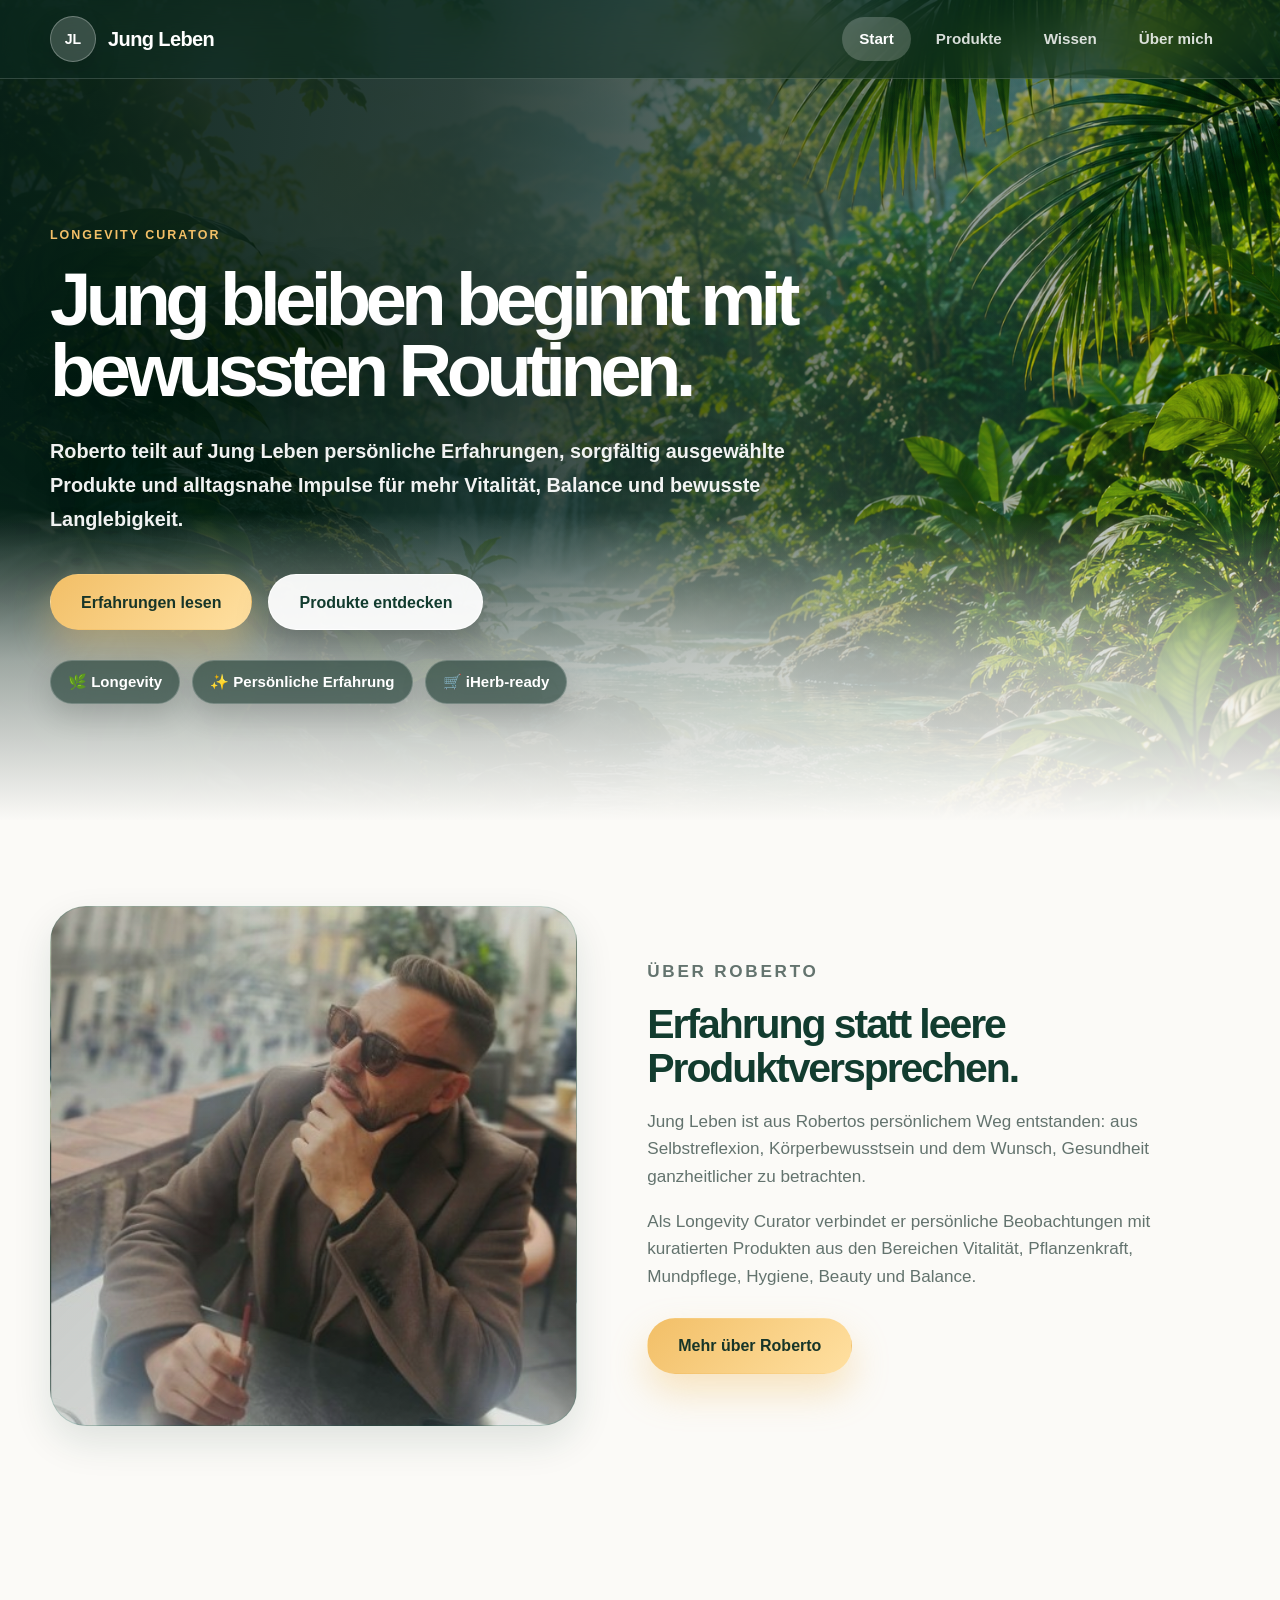
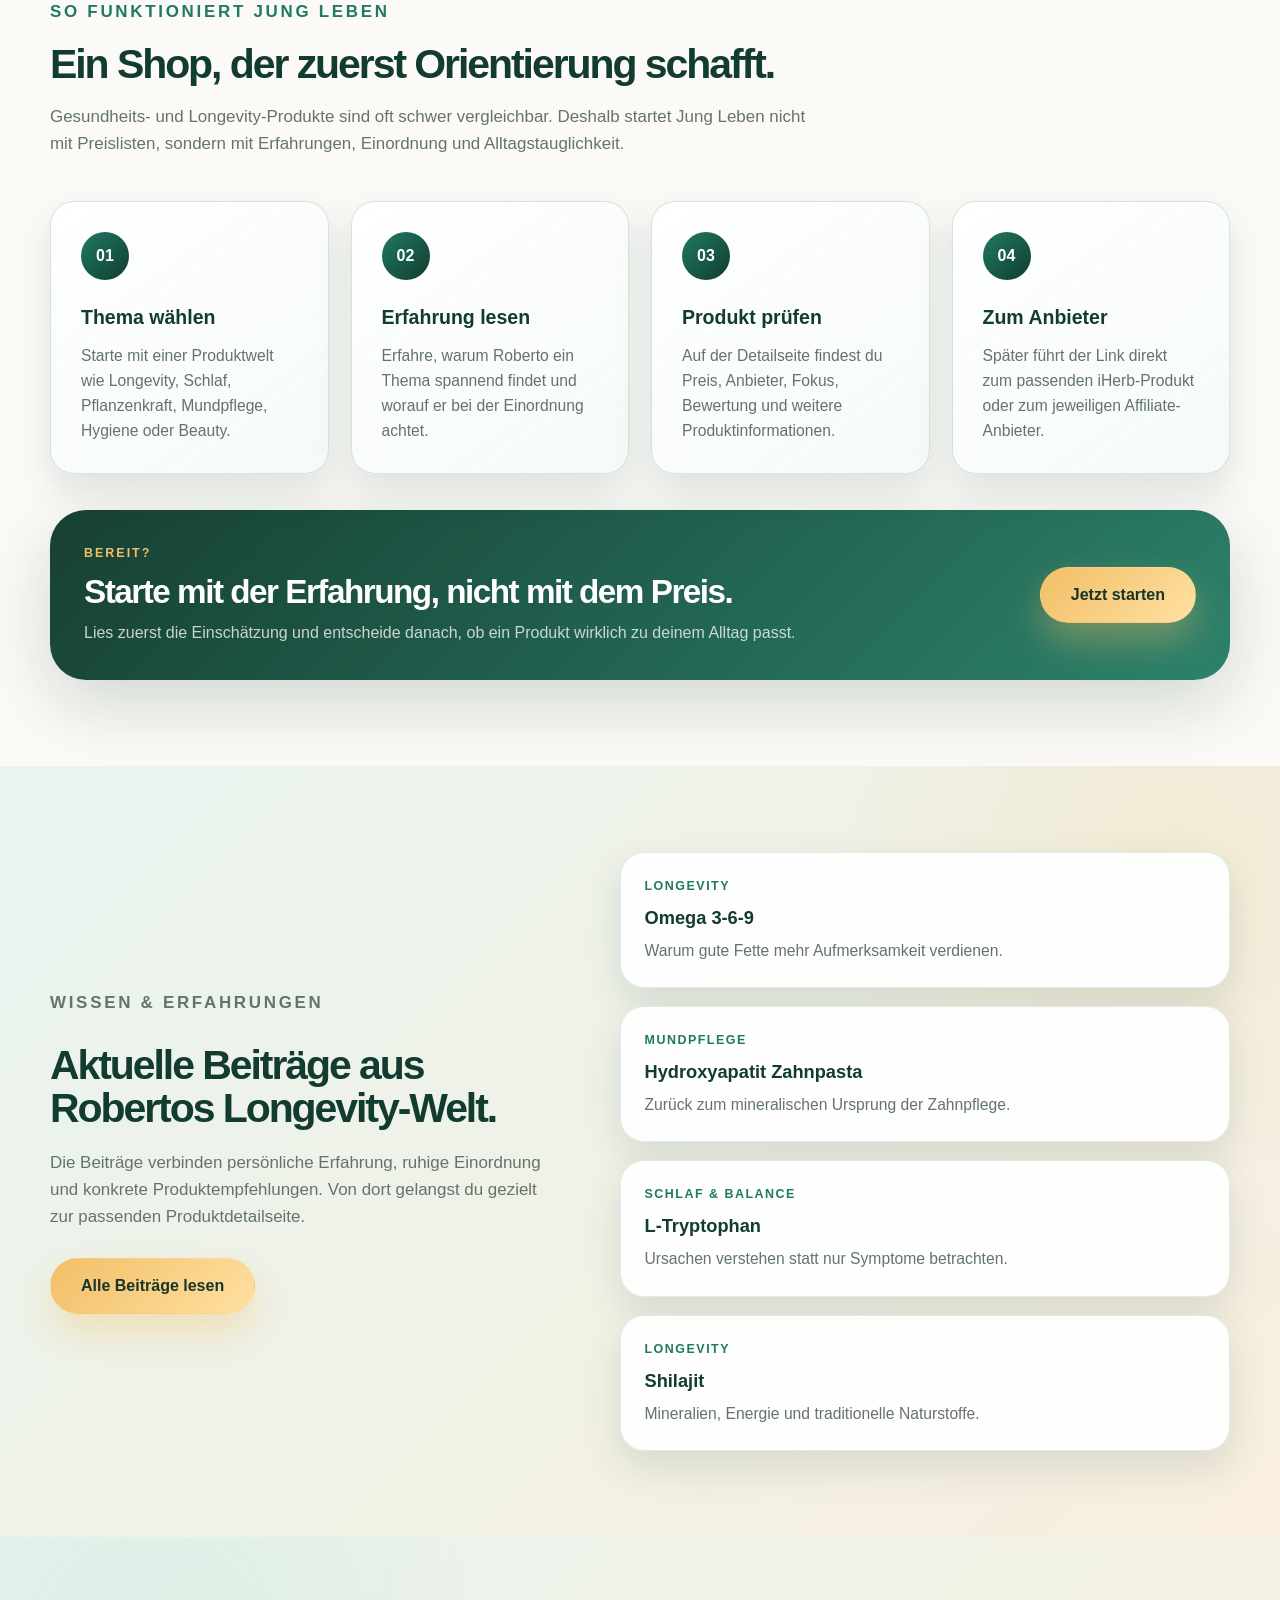
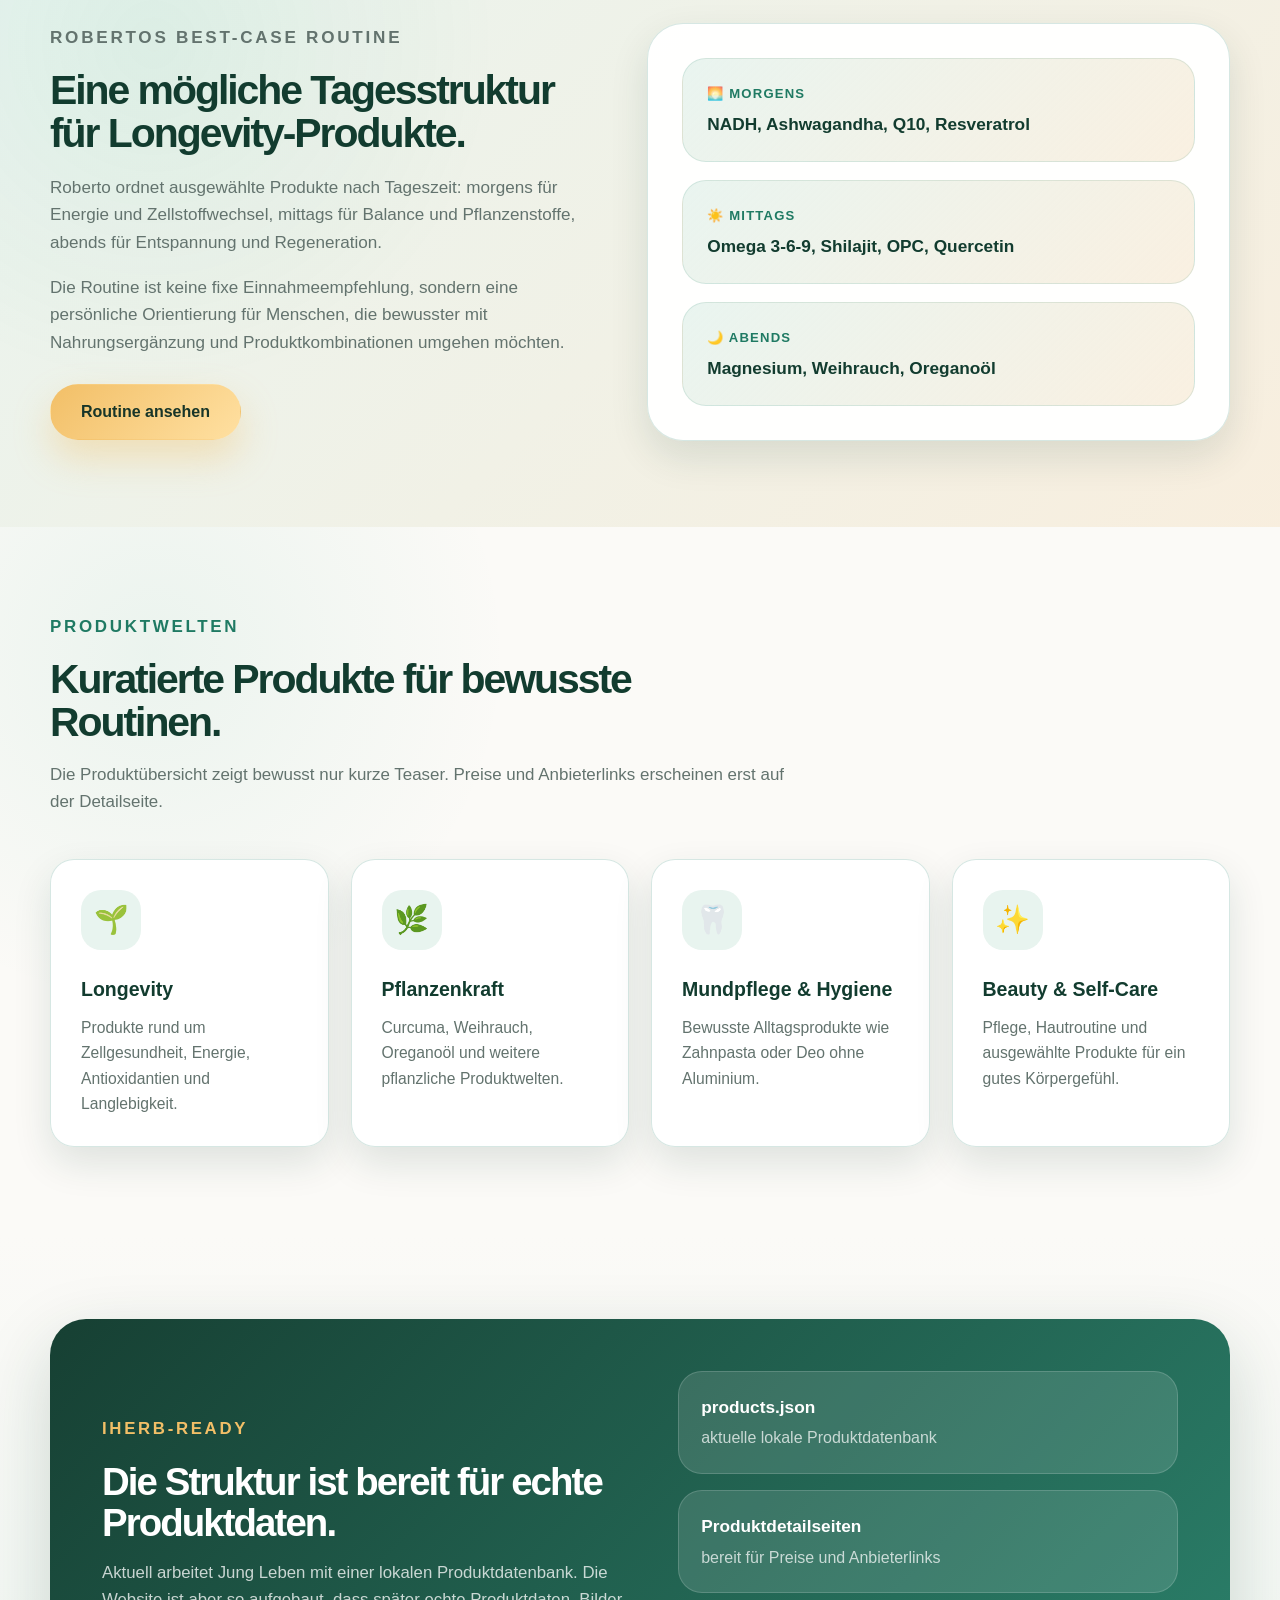
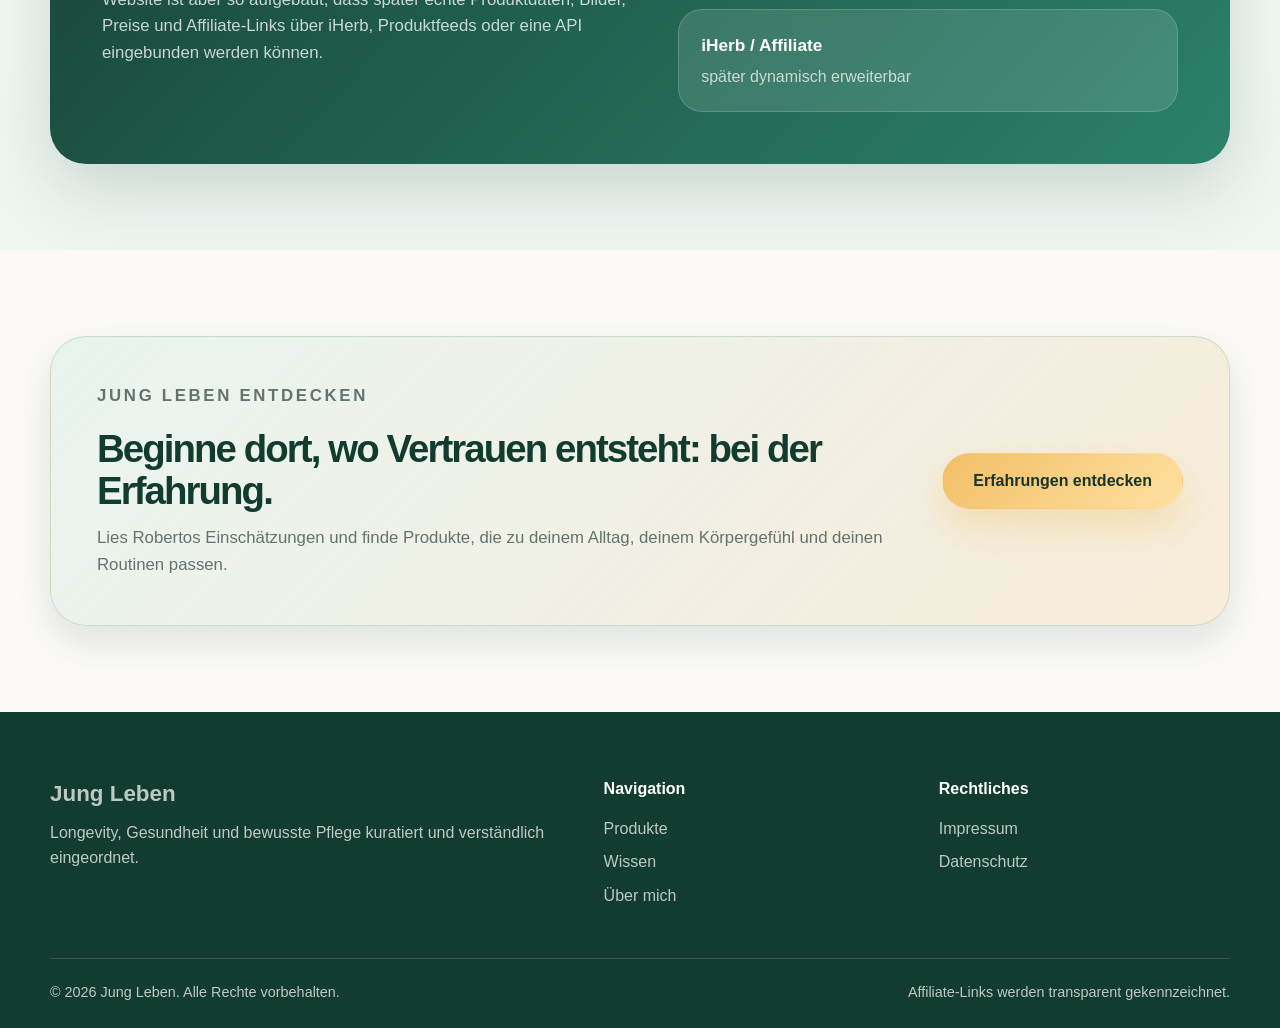
<file: index.html>
<!DOCTYPE html>
<html lang="de-CH">
<head>
  <meta charset="UTF-8">
  <meta name="viewport" content="width=device-width, initial-scale=1.0">
  <title>Jung Leben | Longevity Curator</title>
  <meta name="description" content="Jung Leben ist der Longevity Curator von Roberto: Erfahrungen, Routinen und kuratierte Produkte für Vitalität, Balance und bewusste Langlebigkeit.">
  <link rel="stylesheet" href="styles.css">
</head>

<body>
  <header class="site-header">
    <div class="container header-content">
      <a href="index.html" class="logo">
        <span class="logo-icon">JL</span>
        <span class="logo-text">Jung Leben</span>
      </a>

      <nav class="main-nav" id="mainNav">
        <a href="index.html" class="active">Start</a>
        <a href="produkte.html">Produkte</a>
        <a href="wissen.html">Wissen</a>
        <a href="ueber-uns.html">Über mich</a>
      </nav>

      <button class="nav-toggle" id="navToggle" aria-label="Navigation öffnen">
        ☰
      </button>
    </div>
  </header>

  <main>
    <section class="hero home-hero">
      <div class="hero-overlay"></div>

      <div class="container hero-content home-hero-content">
        <div class="hero-text">
          <p class="eyebrow">Longevity Curator</p>

          <h1>Jung bleiben beginnt mit bewussten Routinen.</h1>

          <p class="hero-lead">
            Roberto teilt auf Jung Leben persönliche Erfahrungen, sorgfältig ausgewählte Produkte und alltagsnahe Impulse
            für mehr Vitalität, Balance und bewusste Langlebigkeit.
          </p>

          <div class="hero-actions">
            <a href="wissen.html" class="btn btn-primary">Erfahrungen lesen</a>
            <a href="produkte.html" class="btn btn-light">Produkte entdecken</a>
          </div>

          <div class="hero-benefits">
            <span>🌿 Longevity</span>
            <span>✨ Persönliche Erfahrung</span>
            <span>🛒 iHerb-ready</span>
          </div>
        </div>
      </div>
    </section>

    <section class="home-curator-section">
      <div class="container home-curator-grid">
        <div class="home-curator-image"></div>

        <div class="home-curator-text">
          <p class="eyebrow">Über Roberto</p>
          <h2>Erfahrung statt leere Produktversprechen.</h2>
          <p>
            Jung Leben ist aus Robertos persönlichem Weg entstanden: aus Selbstreflexion, Körperbewusstsein
            und dem Wunsch, Gesundheit ganzheitlicher zu betrachten.
          </p>
          <p>
            Als Longevity Curator verbindet er persönliche Beobachtungen mit kuratierten Produkten aus den Bereichen
            Vitalität, Pflanzenkraft, Mundpflege, Hygiene, Beauty und Balance.
          </p>

          <a href="ueber-uns.html" class="btn btn-primary">Mehr über Roberto</a>
        </div>
      </div>
    </section>

    <section class="home-funnel-section">
      <div class="container">
        <div class="section-heading">
          <p class="eyebrow">So funktioniert Jung Leben</p>
          <h2>Ein Shop, der zuerst Orientierung schafft.</h2>
          <p>
            Gesundheits- und Longevity-Produkte sind oft schwer vergleichbar. Deshalb startet Jung Leben nicht mit Preislisten,
            sondern mit Erfahrungen, Einordnung und Alltagstauglichkeit.
          </p>
        </div>

        <div class="home-funnel-grid">
          <article class="home-funnel-card">
            <span>01</span>
            <h3>Thema wählen</h3>
            <p>
              Starte mit einer Produktwelt wie Longevity, Schlaf, Pflanzenkraft, Mundpflege, Hygiene oder Beauty.
            </p>
          </article>

          <article class="home-funnel-card">
            <span>02</span>
            <h3>Erfahrung lesen</h3>
            <p>
              Erfahre, warum Roberto ein Thema spannend findet und worauf er bei der Einordnung achtet.
            </p>
          </article>

          <article class="home-funnel-card">
            <span>03</span>
            <h3>Produkt prüfen</h3>
            <p>
              Auf der Detailseite findest du Preis, Anbieter, Fokus, Bewertung und weitere Produktinformationen.
            </p>
          </article>

          <article class="home-funnel-card">
            <span>04</span>
            <h3>Zum Anbieter</h3>
            <p>
              Später führt der Link direkt zum passenden iHerb-Produkt oder zum jeweiligen Affiliate-Anbieter.
            </p>
          </article>
        </div>

        <div class="home-funnel-cta">
          <div>
            <p class="eyebrow">Bereit?</p>
            <h3>Starte mit der Erfahrung, nicht mit dem Preis.</h3>
            <p>
              Lies zuerst die Einschätzung und entscheide danach, ob ein Produkt wirklich zu deinem Alltag passt.
            </p>
          </div>

          <a href="wissen.html" class="btn btn-primary">Jetzt starten</a>
        </div>
      </div>
    </section>

    <section class="home-experience-section">
      <div class="container home-experience-grid">
        <div>
          <p class="eyebrow">Wissen & Erfahrungen</p>
          <h2>Aktuelle Beiträge aus Robertos Longevity-Welt.</h2>
          <p>
            Die Beiträge verbinden persönliche Erfahrung, ruhige Einordnung und konkrete Produktempfehlungen.
            Von dort gelangst du gezielt zur passenden Produktdetailseite.
          </p>

          <a href="wissen.html" class="btn btn-primary">Alle Beiträge lesen</a>
        </div>

        <div class="experience-preview-list">
          <a href="wissen.html#omega-369" class="experience-preview-item">
            <span>Longevity</span>
            <strong>Omega 3-6-9</strong>
            <p>Warum gute Fette mehr Aufmerksamkeit verdienen.</p>
          </a>

          <a href="wissen.html#hydroxyapatit-zahnpasta" class="experience-preview-item">
            <span>Mundpflege</span>
            <strong>Hydroxyapatit Zahnpasta</strong>
            <p>Zurück zum mineralischen Ursprung der Zahnpflege.</p>
          </a>

          <a href="wissen.html#l-tryptophan" class="experience-preview-item">
            <span>Schlaf & Balance</span>
            <strong>L-Tryptophan</strong>
            <p>Ursachen verstehen statt nur Symptome betrachten.</p>
          </a>

          <a href="wissen.html#shilajit" class="experience-preview-item">
            <span>Longevity</span>
            <strong>Shilajit</strong>
            <p>Mineralien, Energie und traditionelle Naturstoffe.</p>
          </a>
        </div>
      </div>
    </section>
<section class="home-routine-preview-section">
  <div class="container home-routine-preview-grid">
    <div class="home-routine-preview-text">
      <p class="eyebrow">Robertos Best-Case Routine</p>
      <h2>Eine mögliche Tagesstruktur für Longevity-Produkte.</h2>
      <p>
        Roberto ordnet ausgewählte Produkte nach Tageszeit: morgens für Energie und Zellstoffwechsel,
        mittags für Balance und Pflanzenstoffe, abends für Entspannung und Regeneration.
      </p>
      <p>
        Die Routine ist keine fixe Einnahmeempfehlung, sondern eine persönliche Orientierung für Menschen,
        die bewusster mit Nahrungsergänzung und Produktkombinationen umgehen möchten.
      </p>

      <a href="wissen.html#routine" class="btn btn-primary">Routine ansehen</a>
    </div>

    <div class="home-routine-preview-card">
      <div class="routine-preview-column">
        <span>🌅 Morgens</span>
        <strong>NADH, Ashwagandha, Q10, Resveratrol</strong>
      </div>

      <div class="routine-preview-column">
        <span>☀️ Mittags</span>
        <strong>Omega 3-6-9, Shilajit, OPC, Quercetin</strong>
      </div>

      <div class="routine-preview-column">
        <span>🌙 Abends</span>
        <strong>Magnesium, Weihrauch, Oreganoöl</strong>
      </div>
    </div>
  </div>
</section>
    <section class="home-products-preview-section">
      <div class="container">
        <div class="section-heading">
          <p class="eyebrow">Produktwelten</p>
          <h2>Kuratierte Produkte für bewusste Routinen.</h2>
          <p>
            Die Produktübersicht zeigt bewusst nur kurze Teaser. Preise und Anbieterlinks erscheinen erst auf der Detailseite.
          </p>
        </div>

        <div class="home-product-world-grid">
          <a href="produkte.html" class="home-product-world-card">
            <div class="world-icon">🌱</div>
            <h3>Longevity</h3>
            <p>Produkte rund um Zellgesundheit, Energie, Antioxidantien und Langlebigkeit.</p>
          </a>

          <a href="produkte.html" class="home-product-world-card">
            <div class="world-icon">🌿</div>
            <h3>Pflanzenkraft</h3>
            <p>Curcuma, Weihrauch, Oreganoöl und weitere pflanzliche Produktwelten.</p>
          </a>

          <a href="produkte.html" class="home-product-world-card">
            <div class="world-icon">🦷</div>
            <h3>Mundpflege & Hygiene</h3>
            <p>Bewusste Alltagsprodukte wie Zahnpasta oder Deo ohne Aluminium.</p>
          </a>

          <a href="produkte.html" class="home-product-world-card">
            <div class="world-icon">✨</div>
            <h3>Beauty & Self-Care</h3>
            <p>Pflege, Hautroutine und ausgewählte Produkte für ein gutes Körpergefühl.</p>
          </a>
        </div>
      </div>
    </section>

    <section class="home-data-section">
      <div class="container home-data-box">
        <div>
          <p class="eyebrow">iHerb-ready</p>
          <h2>Die Struktur ist bereit für echte Produktdaten.</h2>
          <p>
            Aktuell arbeitet Jung Leben mit einer lokalen Produktdatenbank. Die Website ist aber so aufgebaut,
            dass später echte Produktdaten, Bilder, Preise und Affiliate-Links über iHerb, Produktfeeds oder eine API
            eingebunden werden können.
          </p>
        </div>

        <div class="data-points">
          <div>
            <strong>products.json</strong>
            <span>aktuelle lokale Produktdatenbank</span>
          </div>

          <div>
            <strong>Produktdetailseiten</strong>
            <span>bereit für Preise und Anbieterlinks</span>
          </div>

          <div>
            <strong>iHerb / Affiliate</strong>
            <span>später dynamisch erweiterbar</span>
          </div>
        </div>
      </div>
    </section>

    <section class="home-final-cta-section">
      <div class="container home-final-cta-box">
        <div>
          <p class="eyebrow">Jung Leben entdecken</p>
          <h2>Beginne dort, wo Vertrauen entsteht: bei der Erfahrung.</h2>
          <p>
            Lies Robertos Einschätzungen und finde Produkte, die zu deinem Alltag, deinem Körpergefühl
            und deinen Routinen passen.
          </p>
        </div>

        <a href="wissen.html" class="btn btn-primary">Erfahrungen entdecken</a>
      </div>
    </section>
  </main>

  <footer class="site-footer">
    <div class="container footer-grid">
      <div>
        <a href="index.html" class="footer-logo">Jung Leben</a>
        <p>
          Longevity, Gesundheit und bewusste Pflege kuratiert und verständlich eingeordnet.
        </p>
      </div>

      <div>
        <h3>Navigation</h3>
        <a href="produkte.html">Produkte</a>
        <a href="wissen.html">Wissen</a>
        <a href="ueber-uns.html">Über mich</a>
      </div>

      <div>
        <h3>Rechtliches</h3>
        <a href="impressum.html">Impressum</a>
        <a href="datenschutz.html">Datenschutz</a>
      </div>
    </div>

    <div class="container footer-bottom">
      <p>© 2026 Jung Leben. Alle Rechte vorbehalten.</p>
      <p>Affiliate-Links werden transparent gekennzeichnet.</p>
    </div>
  </footer>

  <script src="main.js"></script>
</body>
</html>
</file>
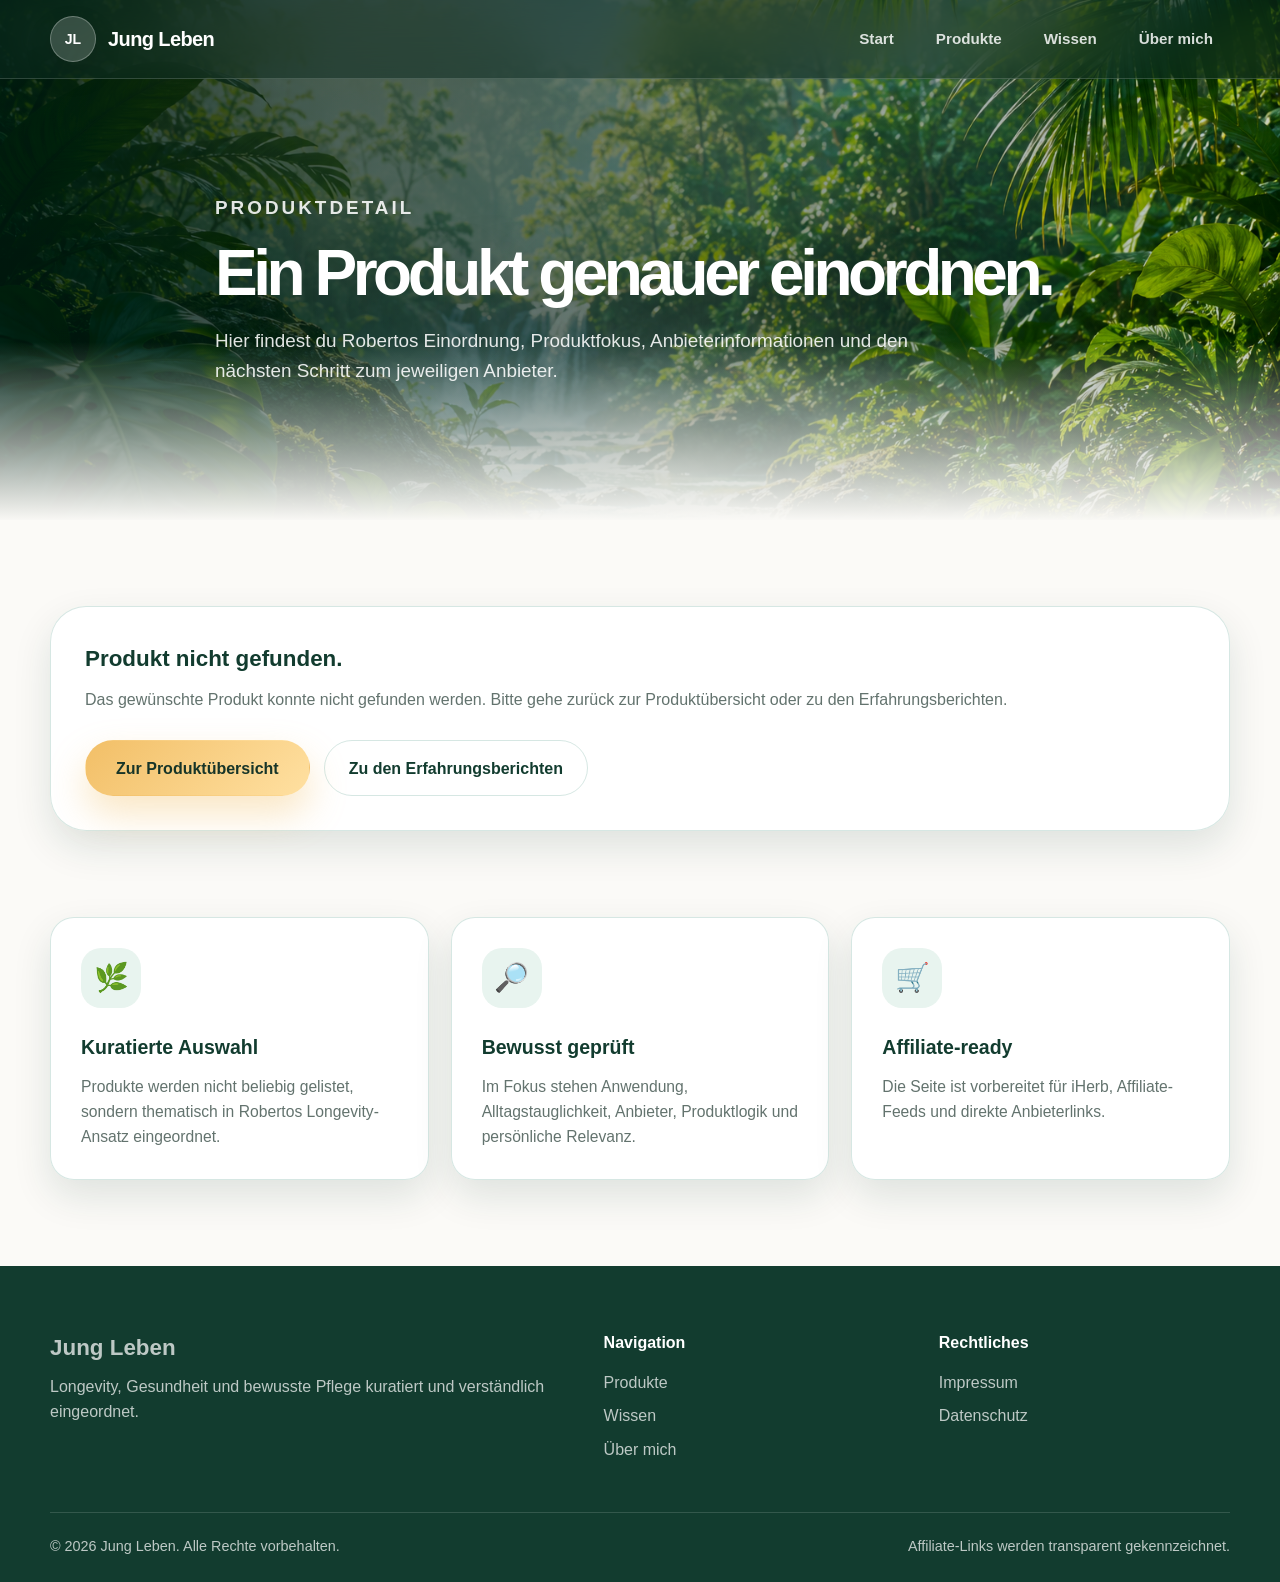
<file: product-detail.html>
<!DOCTYPE html>
<html lang="de-CH">
<head>
  <meta charset="UTF-8">
  <meta name="viewport" content="width=device-width, initial-scale=1.0">
  <title>Produktdetails | Jung Leben</title>
  <meta name="description" content="Produktdetails, Preis, Anbieter und Einordnung zu ausgewählten Longevity-, Gesundheits- und Pflegeprodukten auf Jung Leben.">
  <link rel="stylesheet" href="styles.css">
</head>

<body>
  <header class="site-header">
    <div class="container header-content">
      <a href="index.html" class="logo">
        <span class="logo-icon">JL</span>
        <span class="logo-text">Jung Leben</span>
      </a>

      <nav class="main-nav" id="mainNav">
        <a href="index.html">Start</a>
        <a href="produkte.html">Produkte</a>
        <a href="wissen.html">Wissen</a>
        <a href="ueber-uns.html">Über mich</a>
      </nav>

      <button class="nav-toggle" id="navToggle" aria-label="Navigation öffnen">
        ☰
      </button>
    </div>
  </header>

  <main>
    <section class="page-hero product-detail-hero">
      <div class="container page-hero-content">
        <p class="eyebrow">Produktdetail</p>
        <h1>Ein Produkt genauer einordnen.</h1>
        <p>
          Hier findest du Robertos Einordnung, Produktfokus, Anbieterinformationen und den nächsten Schritt zum jeweiligen Anbieter.
        </p>
      </div>
    </section>

    <section class="product-detail-section">
      <div class="container">
        <div id="productDetail">
          <!-- Produktdetail wird über main.js eingefügt -->
        </div>
      </div>
    </section>

    <section class="detail-trust-section">
      <div class="container detail-trust-grid">
        <article class="detail-trust-card">
          <div class="value-icon">🌿</div>
          <h3>Kuratierte Auswahl</h3>
          <p>
            Produkte werden nicht beliebig gelistet, sondern thematisch in Robertos Longevity-Ansatz eingeordnet.
          </p>
        </article>

        <article class="detail-trust-card">
          <div class="value-icon">🔎</div>
          <h3>Bewusst geprüft</h3>
          <p>
            Im Fokus stehen Anwendung, Alltagstauglichkeit, Anbieter, Produktlogik und persönliche Relevanz.
          </p>
        </article>

        <article class="detail-trust-card">
          <div class="value-icon">🛒</div>
          <h3>Affiliate-ready</h3>
          <p>
            Die Seite ist vorbereitet für iHerb, Affiliate-Feeds und direkte Anbieterlinks.
          </p>
        </article>
      </div>
    </section>
  </main>

  <footer class="site-footer">
    <div class="container footer-grid">
      <div>
        <a href="index.html" class="footer-logo">Jung Leben</a>
        <p>
          Longevity, Gesundheit und bewusste Pflege kuratiert und verständlich eingeordnet.
        </p>
      </div>

      <div>
        <h3>Navigation</h3>
        <a href="produkte.html">Produkte</a>
        <a href="wissen.html">Wissen</a>
        <a href="ueber-uns.html">Über mich</a>
      </div>

      <div>
        <h3>Rechtliches</h3>
        <a href="impressum.html">Impressum</a>
        <a href="datenschutz.html">Datenschutz</a>
      </div>
    </div>

    <div class="container footer-bottom">
      <p>© 2026 Jung Leben. Alle Rechte vorbehalten.</p>
      <p>Affiliate-Links werden transparent gekennzeichnet.</p>
    </div>
  </footer>

  <script src="main.js"></script>
</body>
</html>
</file>
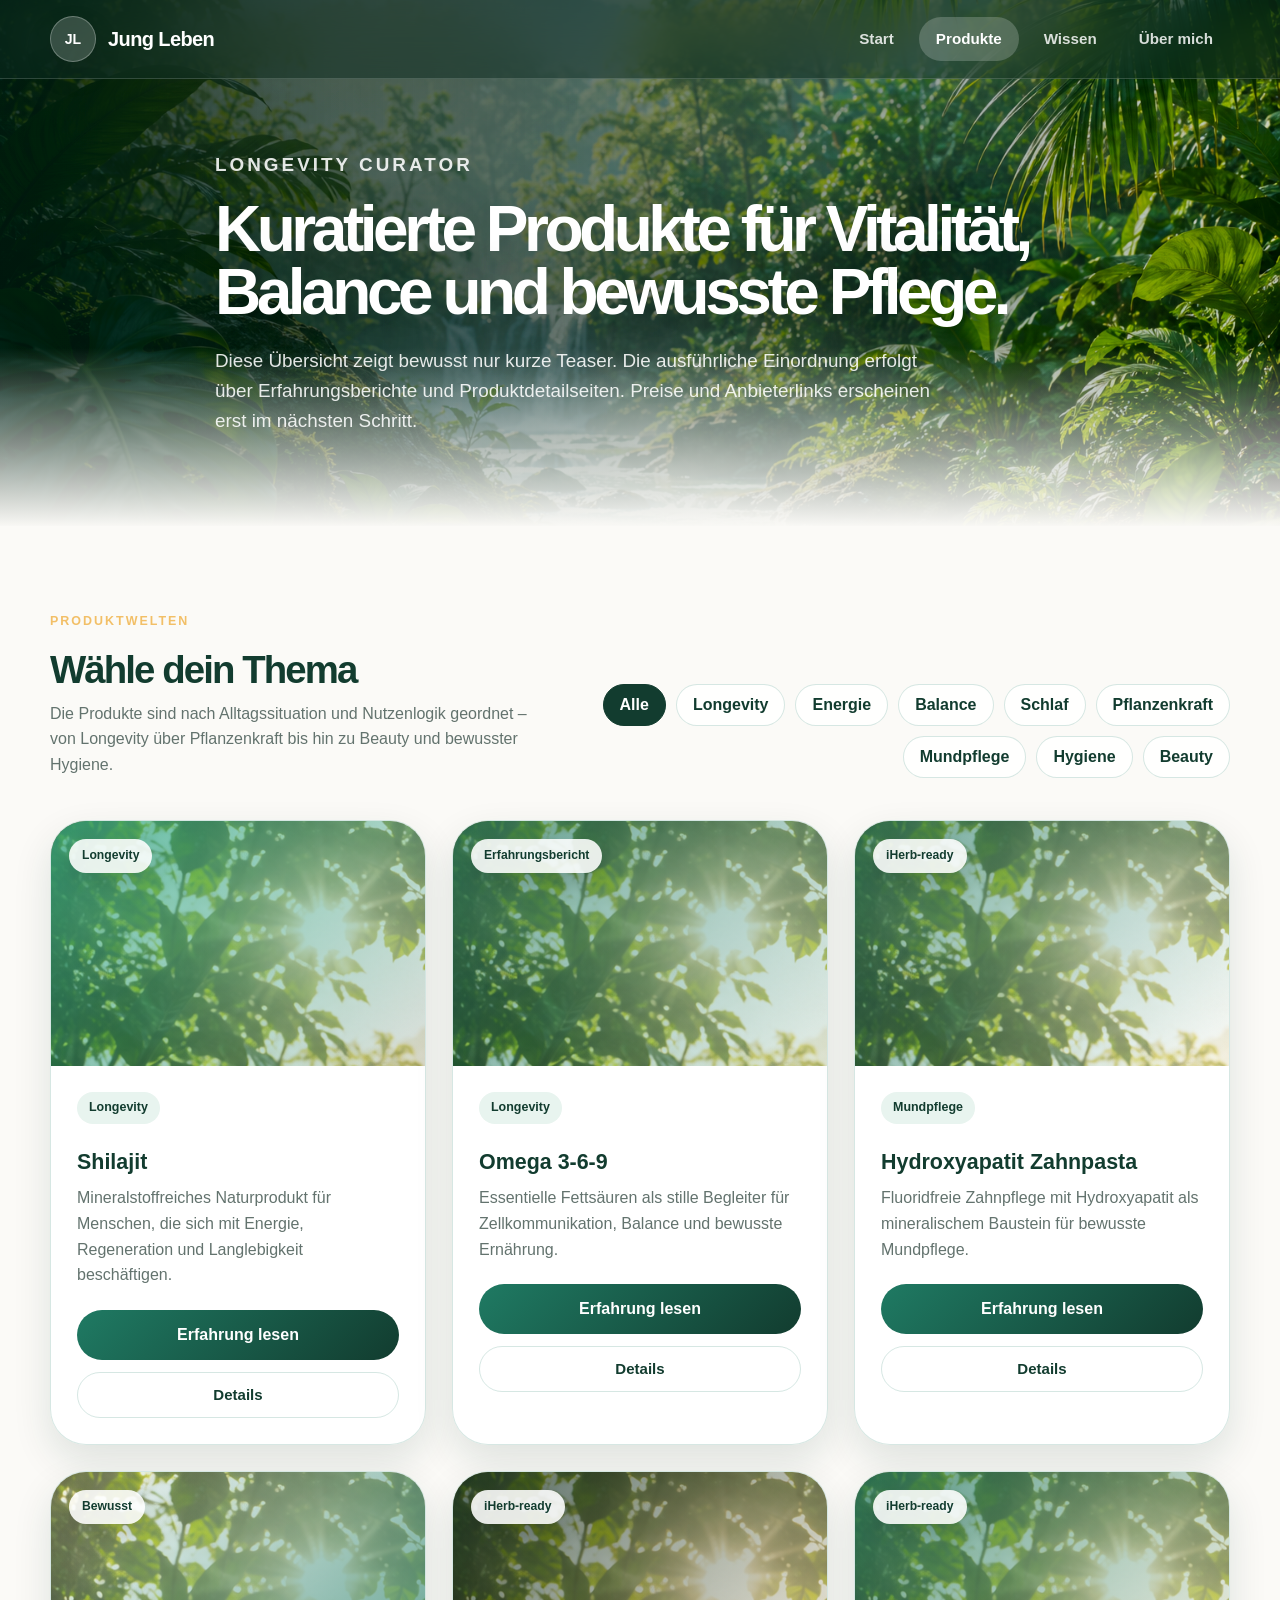
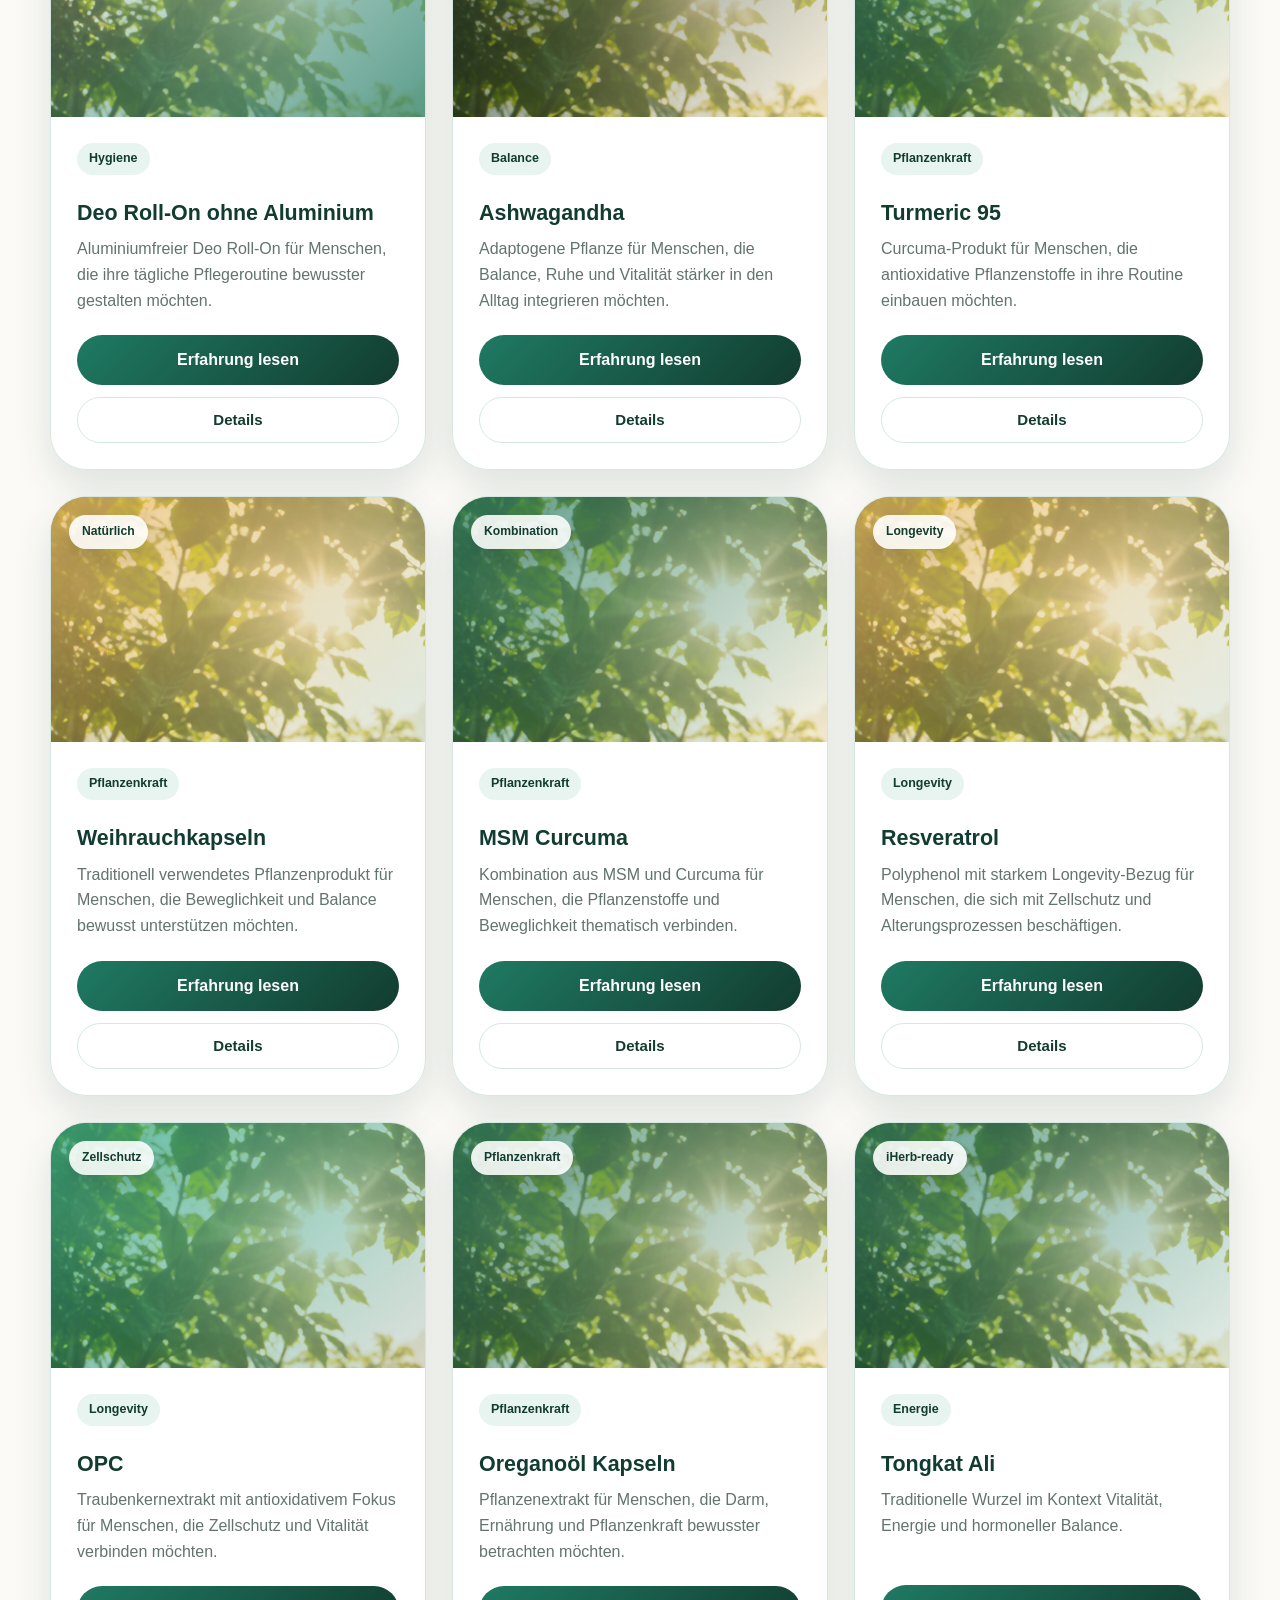
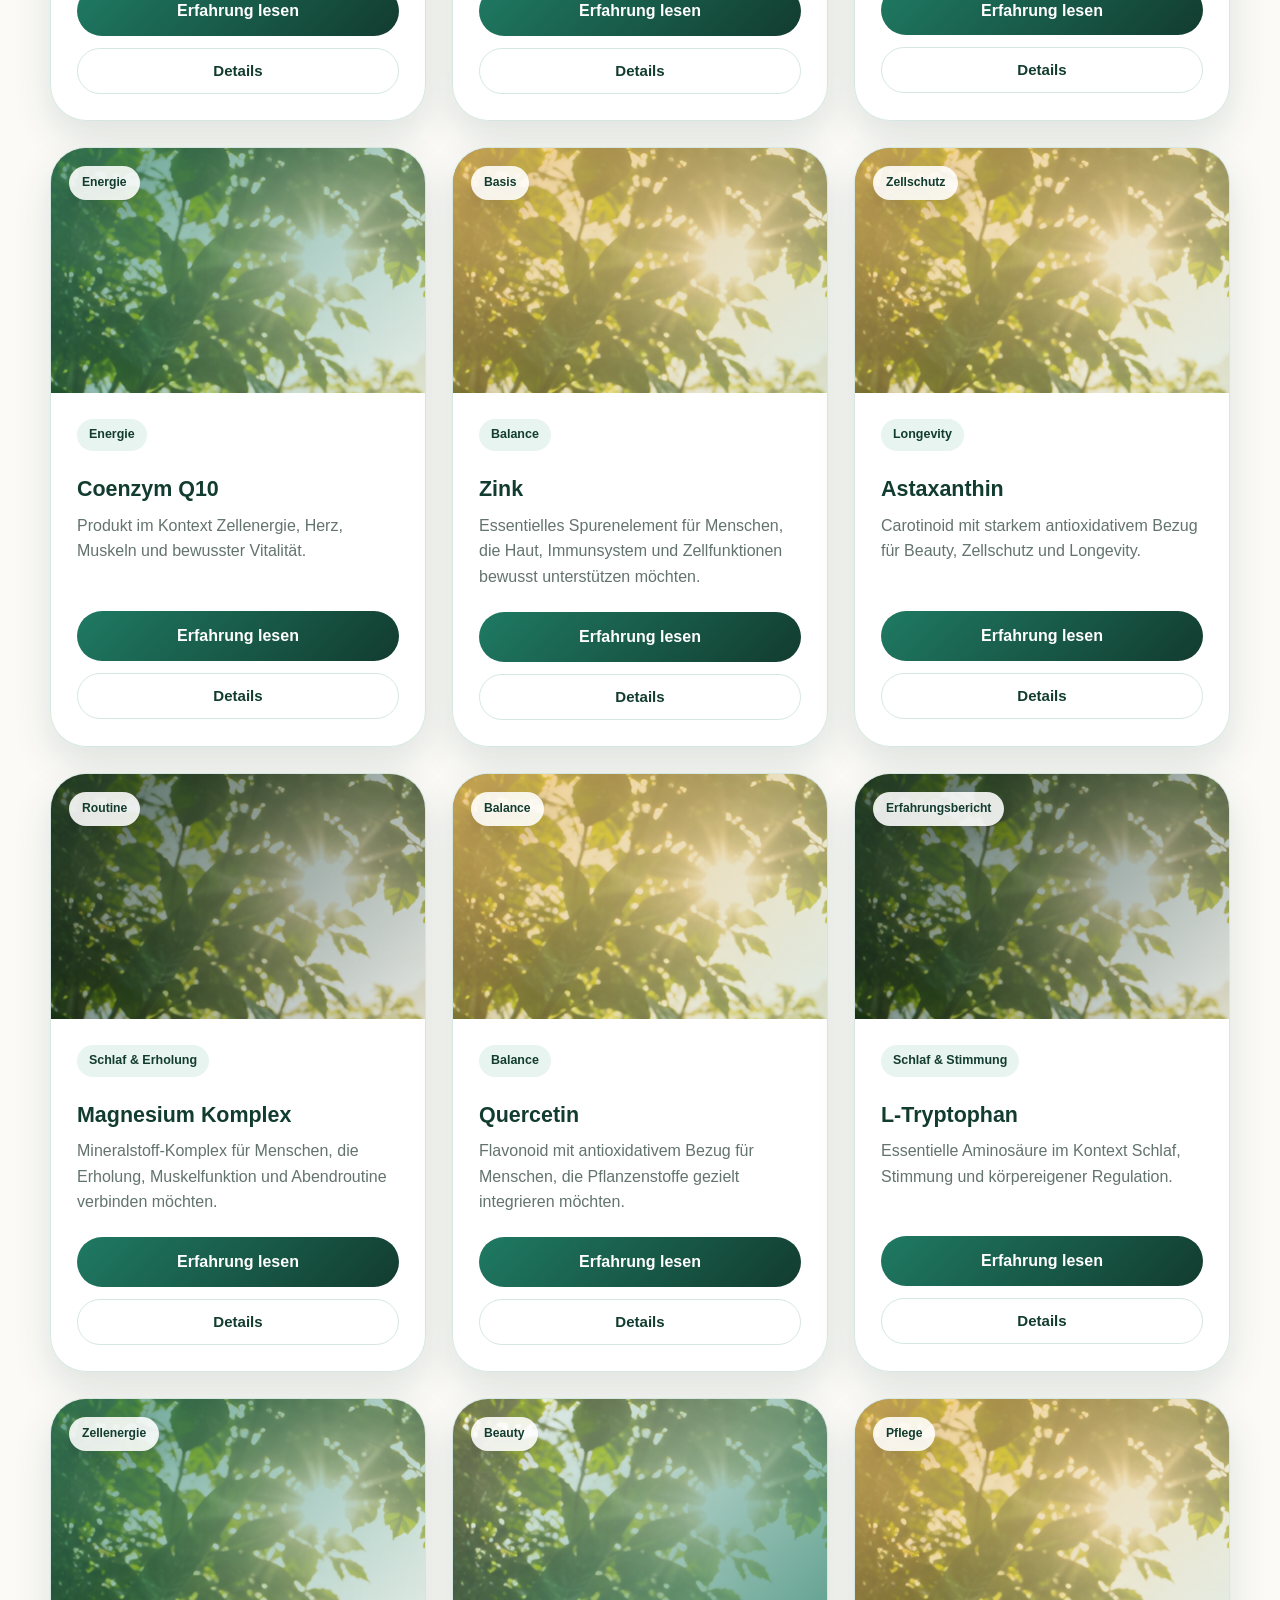
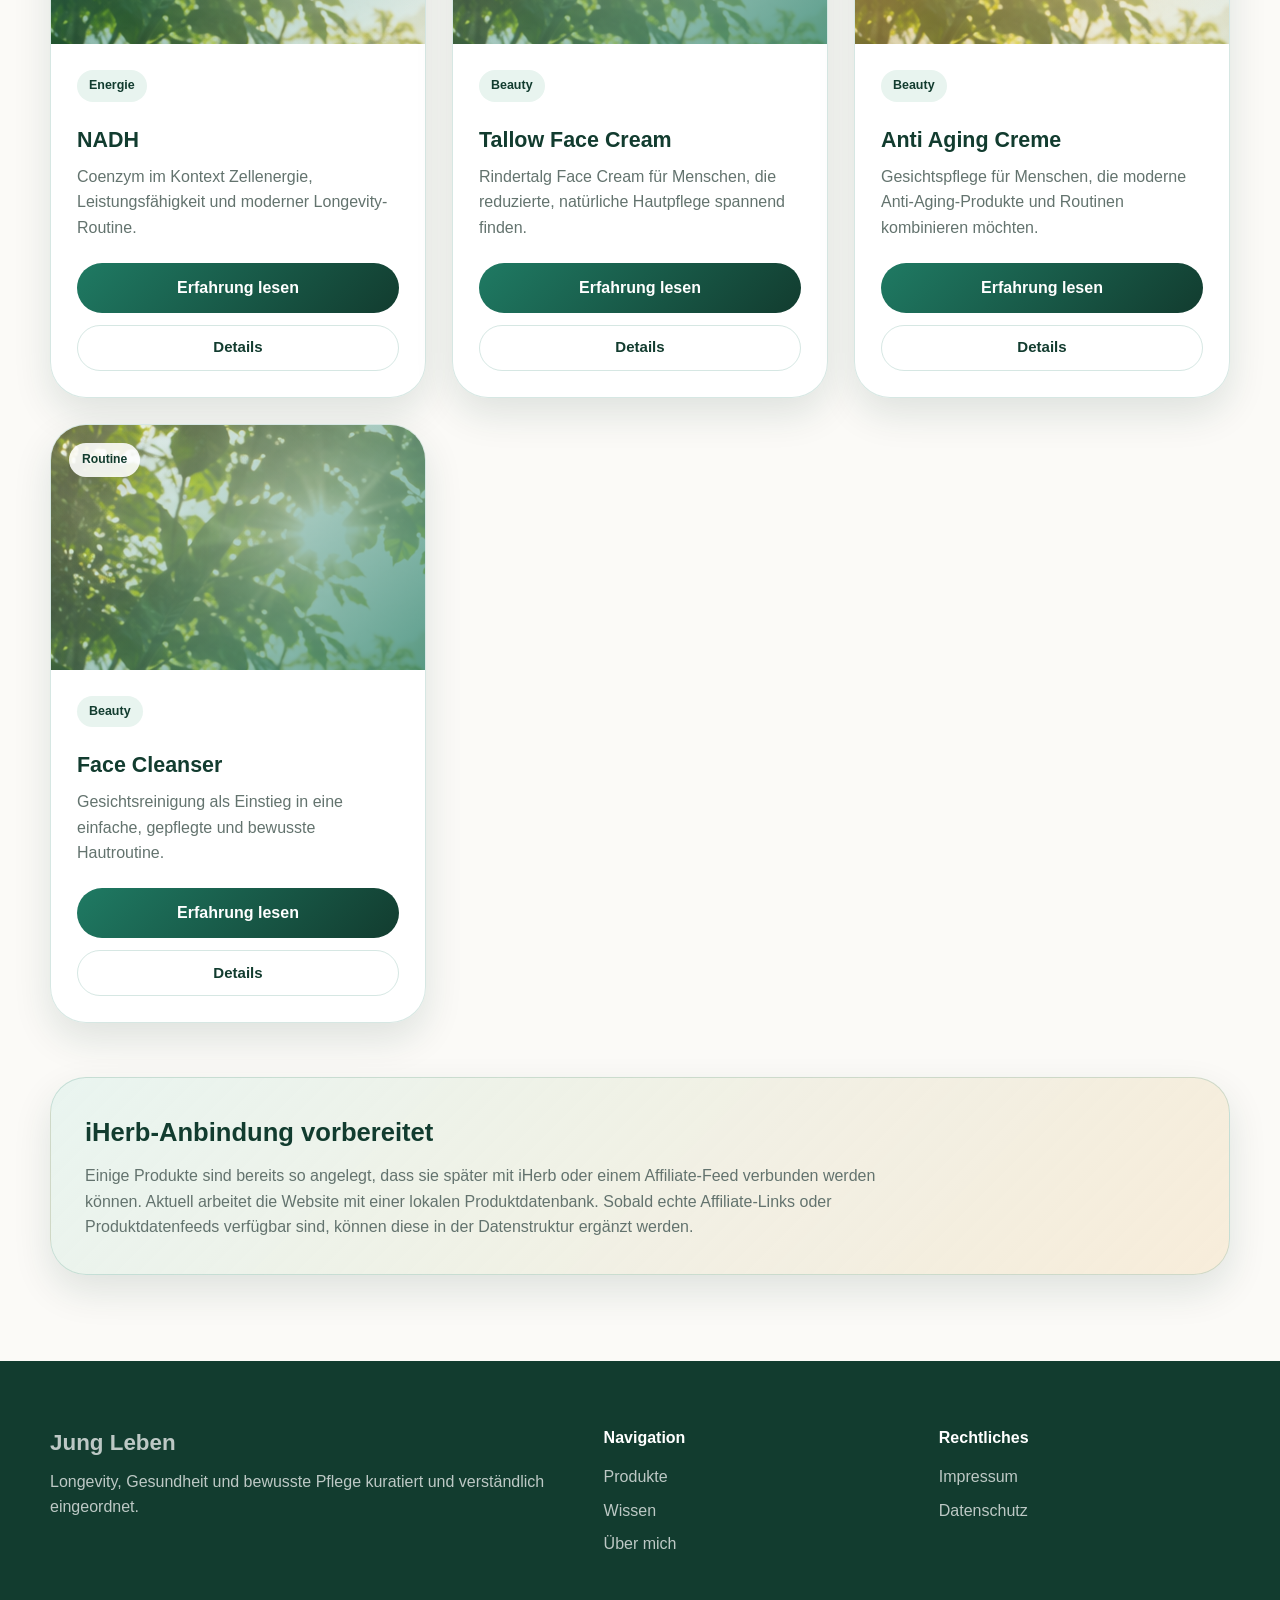
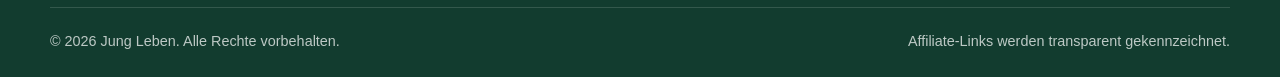
<file: produkte.html>
<!DOCTYPE html>
<html lang="de-CH">
<head>
  <meta charset="UTF-8">
  <meta name="viewport" content="width=device-width, initial-scale=1.0">
  <title>Produkte | Jung Leben</title>
  <meta name="description" content="Kuratierte Longevity-, Wellness-, Hygiene- und Beauty-Produkte bei Jung Leben entdecken.">
  <link rel="stylesheet" href="styles.css">
</head>

<body>
  <header class="site-header">
    <div class="container header-content">
      <a href="index.html" class="logo">
        <span class="logo-icon">JL</span>
        <span class="logo-text">Jung Leben</span>
      </a>

      <nav class="main-nav" id="mainNav">
        <a href="index.html">Start</a>
        <a href="produkte.html" class="active">Produkte</a>
        <a href="wissen.html">Wissen</a>
        <a href="ueber-uns.html">Über mich</a>
      </nav>

      <button class="nav-toggle" id="navToggle" aria-label="Navigation öffnen">
        ☰
      </button>
    </div>
  </header>

  <main>
    <section class="page-hero products-hero">
      <div class="container page-hero-content">
        <p class="eyebrow">Longevity Curator</p>
        <h1>Kuratierte Produkte für Vitalität, Balance und bewusste Pflege.</h1>
        <p>
          Diese Übersicht zeigt bewusst nur kurze Teaser. Die ausführliche Einordnung erfolgt über Erfahrungsberichte
          und Produktdetailseiten. Preise und Anbieterlinks erscheinen erst im nächsten Schritt.
        </p>
      </div>
    </section>

    <section class="products-section">
      <div class="container">
        <div class="products-toolbar">
          <div>
            <p class="eyebrow">Produktwelten</p>
            <h2>Wähle dein Thema</h2>
            <p class="products-intro">
              Die Produkte sind nach Alltagssituation und Nutzenlogik geordnet – von Longevity über Pflanzenkraft
              bis hin zu Beauty und bewusster Hygiene.
            </p>
          </div>

          <div class="filter-buttons" id="filterButtons">
            <button class="filter-btn active" data-filter="all">Alle</button>
            <button class="filter-btn" data-filter="longevity">Longevity</button>
            <button class="filter-btn" data-filter="energie">Energie</button>
            <button class="filter-btn" data-filter="balance">Balance</button>
            <button class="filter-btn" data-filter="schlaf">Schlaf</button>
            <button class="filter-btn" data-filter="pflanzenkraft">Pflanzenkraft</button>
            <button class="filter-btn" data-filter="mundpflege">Mundpflege</button>
            <button class="filter-btn" data-filter="hygiene">Hygiene</button>
            <button class="filter-btn" data-filter="beauty">Beauty</button>
          </div>
        </div>

        <div class="shop-grid" id="productGrid">
          <!-- Produkte werden automatisch über main.js aus products.json eingefügt -->
        </div>

        <div class="affiliate-box">
          <h2>iHerb-Anbindung vorbereitet</h2>
          <p>
            Einige Produkte sind bereits so angelegt, dass sie später mit iHerb oder einem Affiliate-Feed verbunden werden können.
            Aktuell arbeitet die Website mit einer lokalen Produktdatenbank. Sobald echte Affiliate-Links oder Produktdatenfeeds
            verfügbar sind, können diese in der Datenstruktur ergänzt werden.
          </p>
        </div>
      </div>
    </section>
  </main>

  <footer class="site-footer">
    <div class="container footer-grid">
      <div>
        <a href="index.html" class="footer-logo">Jung Leben</a>
        <p>
          Longevity, Gesundheit und bewusste Pflege kuratiert und verständlich eingeordnet.
        </p>
      </div>

      <div>
        <h3>Navigation</h3>
        <a href="produkte.html">Produkte</a>
        <a href="wissen.html">Wissen</a>
        <a href="ueber-uns.html">Über mich</a>
      </div>

      <div>
        <h3>Rechtliches</h3>
        <a href="impressum.html">Impressum</a>
        <a href="datenschutz.html">Datenschutz</a>
      </div>
    </div>

    <div class="container footer-bottom">
      <p>© 2026 Jung Leben. Alle Rechte vorbehalten.</p>
      <p>Affiliate-Links werden transparent gekennzeichnet.</p>
    </div>
  </footer>

  <script src="main.js"></script>
</body>
</html>
</file>
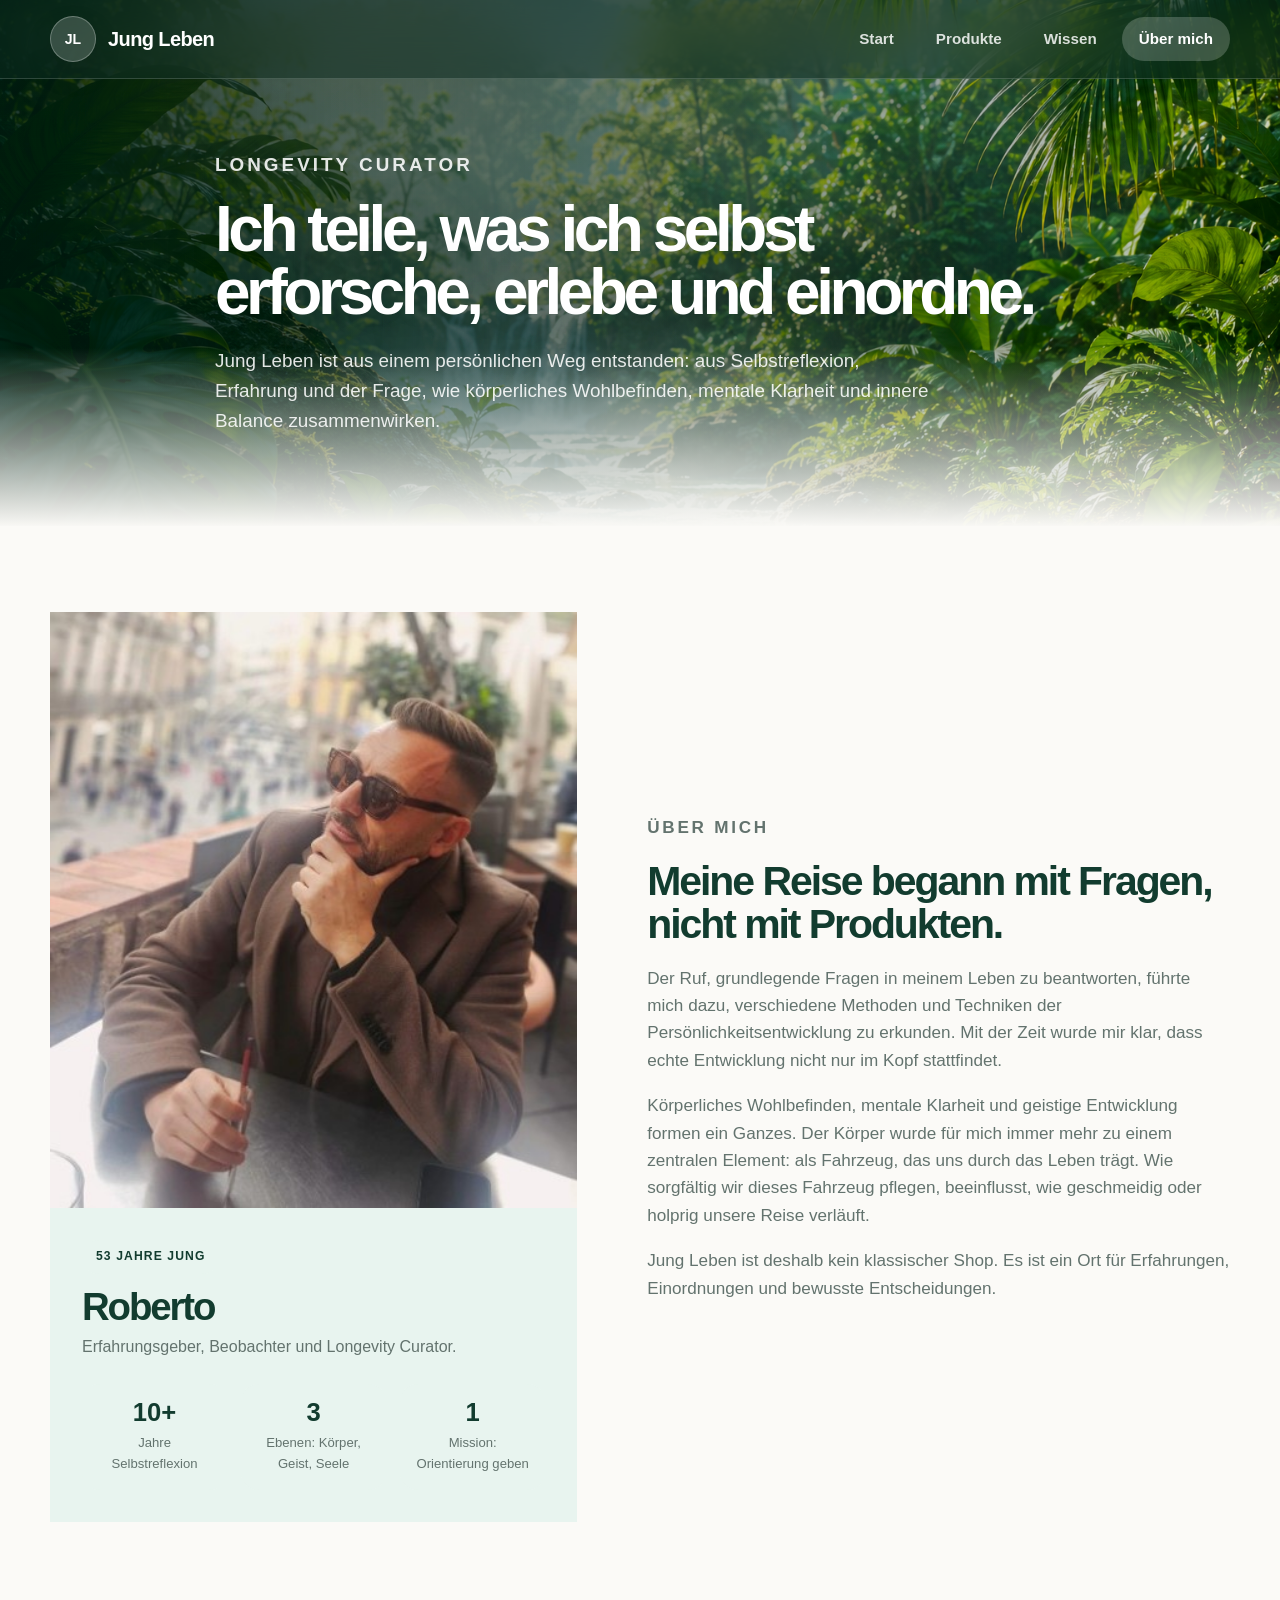
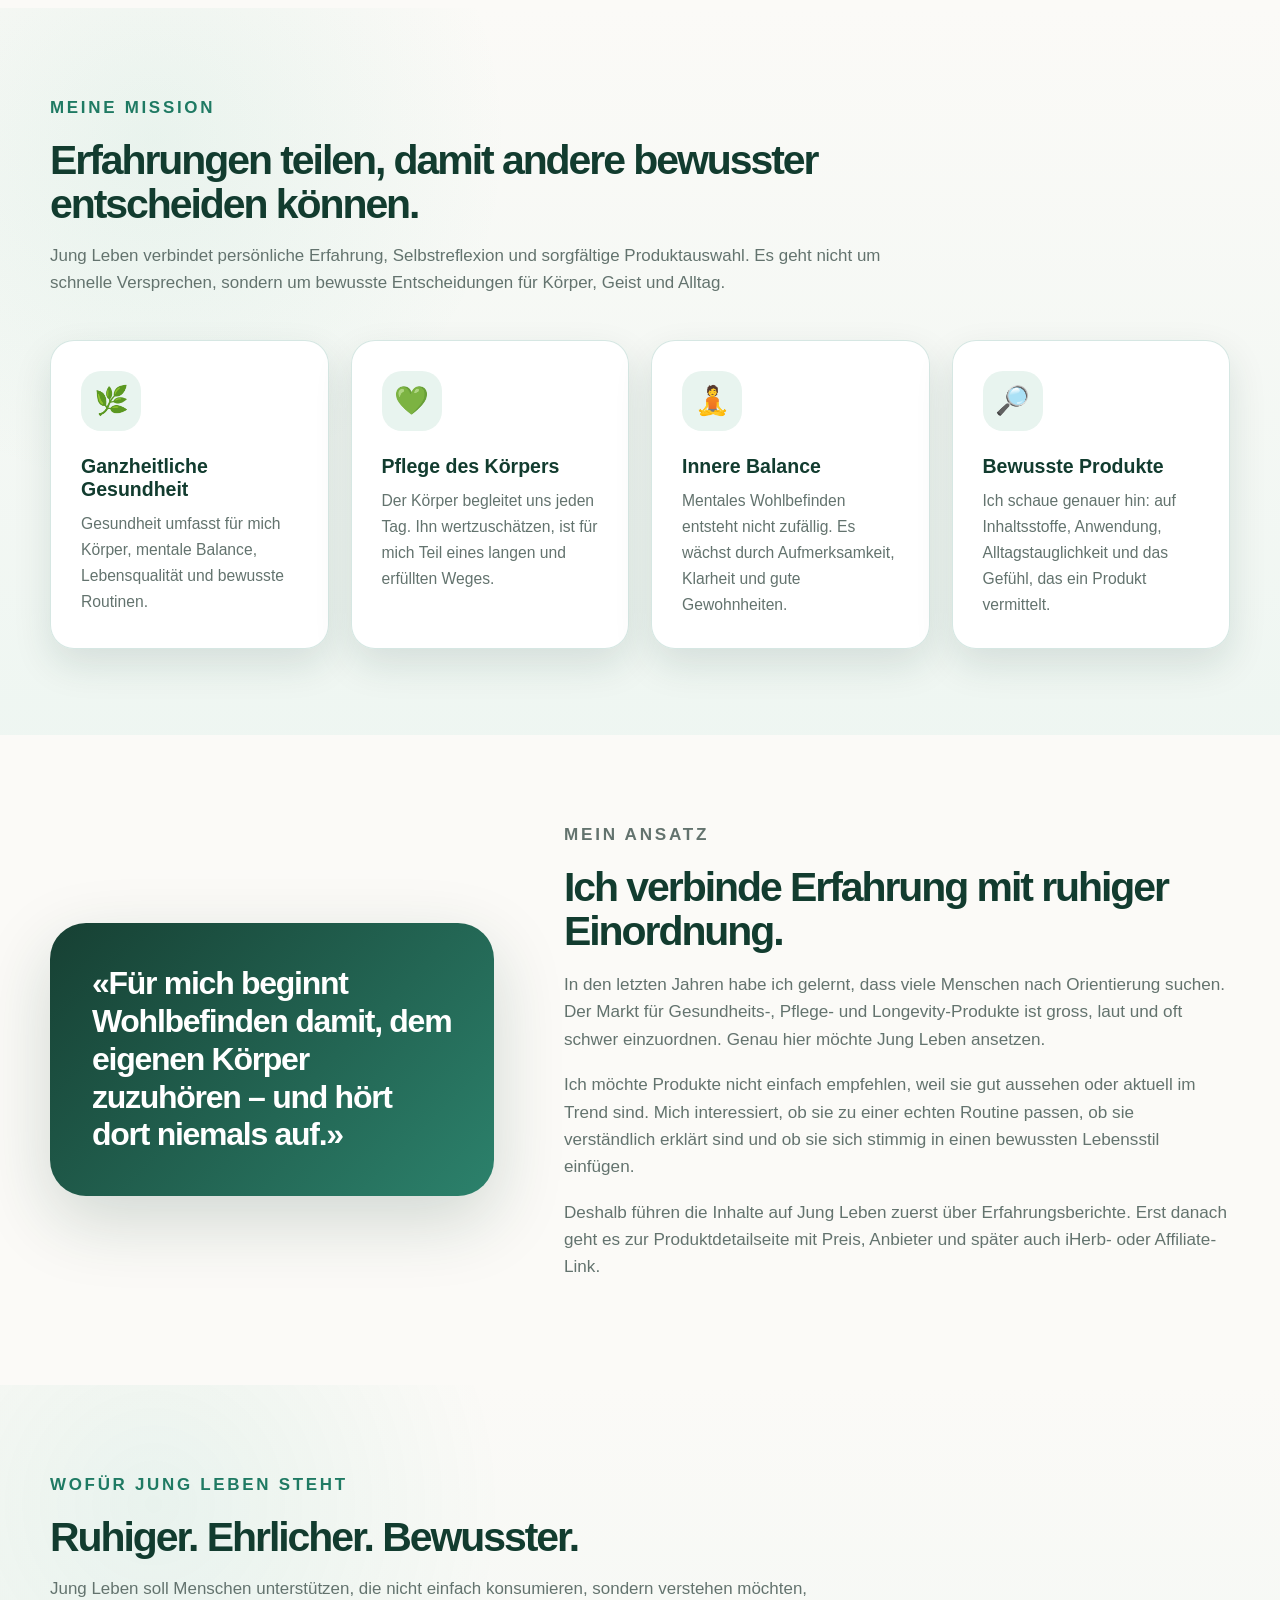
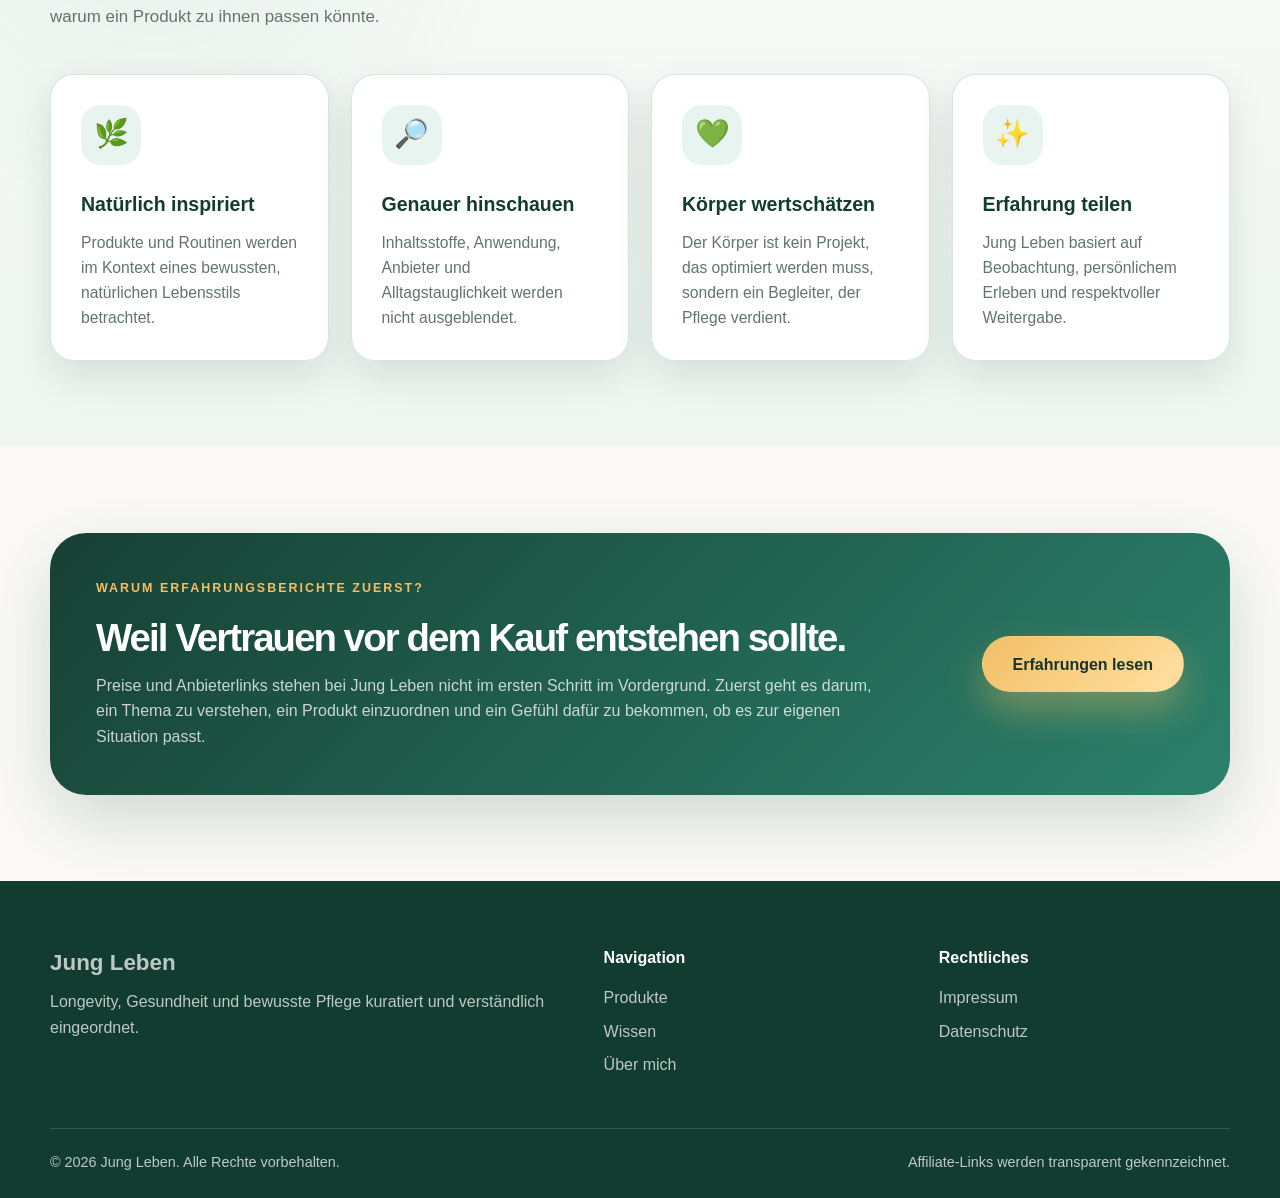
<file: ueber-uns.html>
<!DOCTYPE html>
<html lang="de-CH">
<head>
  <meta charset="UTF-8">
  <meta name="viewport" content="width=device-width, initial-scale=1.0">
  <title>Über mich | Jung Leben</title>
  <meta name="description" content="Lerne Roberto kennen: Longevity Curator, Erfahrungsgeber und Gründer von Jung Leben. Persönliche Erfahrungen zu Gesundheit, Balance, Pflege und bewusster Langlebigkeit.">
  <link rel="stylesheet" href="styles.css">
</head>

<body>
  <header class="site-header">
    <div class="container header-content">
      <a href="index.html" class="logo">
        <span class="logo-icon">JL</span>
        <span class="logo-text">Jung Leben</span>
      </a>

      <nav class="main-nav" id="mainNav">
        <a href="index.html">Start</a>  
        <a href="produkte.html">Produkte</a>
        <a href="wissen.html">Wissen</a>
        <a href="ueber-uns.html" class="active">Über mich</a>
      </nav>

      <button class="nav-toggle" id="navToggle" aria-label="Navigation öffnen">
        ☰
      </button>
    </div>
  </header>

  <main>
    <section class="page-hero about-roberto-hero">
      <div class="container page-hero-content">
        <p class="eyebrow">Longevity Curator</p>
        <h1>Ich teile, was ich selbst erforsche, erlebe und einordne.</h1>
        <p>
          Jung Leben ist aus einem persönlichen Weg entstanden: aus Selbstreflexion, Erfahrung und der Frage,
          wie körperliches Wohlbefinden, mentale Klarheit und innere Balance zusammenwirken.
        </p>
      </div>
    </section>

    <section class="roberto-intro-section">
      <div class="container roberto-intro-grid">
<div class="roberto-image-wrap">
  <img src="img/roberto.jpg" alt="Roberto, Longevity Curator">
          <div class="roberto-profile-content">
            <span class="profile-label">53 Jahre jung</span>
            <h2>Roberto</h2>
            <p>
              Erfahrungsgeber, Beobachter und Longevity Curator.
            </p>

            <div class="profile-facts">
              <div>
                <strong>10+</strong>
                <span>Jahre Selbstreflexion</span>
              </div>

              <div>
                <strong>3</strong>
                <span>Ebenen: Körper, Geist, Seele</span>
              </div>

              <div>
                <strong>1</strong>
                <span>Mission: Orientierung geben</span>
              </div>
            </div>
          </div>
        </div>

        <div class="roberto-intro-text">
          <p class="eyebrow">Über mich</p>
          <h2>Meine Reise begann mit Fragen, nicht mit Produkten.</h2>

          <p>
            Der Ruf, grundlegende Fragen in meinem Leben zu beantworten, führte mich dazu,
            verschiedene Methoden und Techniken der Persönlichkeitsentwicklung zu erkunden.
            Mit der Zeit wurde mir klar, dass echte Entwicklung nicht nur im Kopf stattfindet.
          </p>

          <p>
            Körperliches Wohlbefinden, mentale Klarheit und geistige Entwicklung formen ein Ganzes.
            Der Körper wurde für mich immer mehr zu einem zentralen Element: als Fahrzeug,
            das uns durch das Leben trägt. Wie sorgfältig wir dieses Fahrzeug pflegen,
            beeinflusst, wie geschmeidig oder holprig unsere Reise verläuft.
          </p>

          <p>
            Jung Leben ist deshalb kein klassischer Shop. Es ist ein Ort für Erfahrungen,
            Einordnungen und bewusste Entscheidungen.
          </p>
        </div>
      </div>
    </section>

    <section class="roberto-mission-section">
  <div class="container">
    <div class="section-heading">
      <p class="eyebrow">Meine Mission</p>
      <h2>Erfahrungen teilen, damit andere bewusster entscheiden können.</h2>
      <p>
        Jung Leben verbindet persönliche Erfahrung, Selbstreflexion und sorgfältige Produktauswahl.
        Es geht nicht um schnelle Versprechen, sondern um bewusste Entscheidungen für Körper, Geist und Alltag.
      </p>
    </div>

    <div class="roberto-mission-cards">
      <article class="roberto-mission-card">
        <div class="mission-icon">🌿</div>
        <h3>Ganzheitliche Gesundheit</h3>
        <p>
          Gesundheit umfasst für mich Körper, mentale Balance, Lebensqualität und bewusste Routinen.
        </p>
      </article>

      <article class="roberto-mission-card">
        <div class="mission-icon">💚</div>
        <h3>Pflege des Körpers</h3>
        <p>
          Der Körper begleitet uns jeden Tag. Ihn wertzuschätzen, ist für mich Teil eines langen und erfüllten Weges.
        </p>
      </article>

      <article class="roberto-mission-card">
        <div class="mission-icon">🧘</div>
        <h3>Innere Balance</h3>
        <p>
          Mentales Wohlbefinden entsteht nicht zufällig. Es wächst durch Aufmerksamkeit, Klarheit und gute Gewohnheiten.
        </p>
      </article>

      <article class="roberto-mission-card">
        <div class="mission-icon">🔎</div>
        <h3>Bewusste Produkte</h3>
        <p>
          Ich schaue genauer hin: auf Inhaltsstoffe, Anwendung, Alltagstauglichkeit und das Gefühl, das ein Produkt vermittelt.
        </p>
      </article>
    </div>
  </div>
</section>

    <section class="roberto-story-section">
      <div class="container roberto-story-grid">
        <div class="story-quote-card">
          <p>
            «Für mich beginnt Wohlbefinden damit, dem eigenen Körper zuzuhören – und hört dort niemals auf.»
          </p>
        </div>

        <div class="story-text">
          <p class="eyebrow">Mein Ansatz</p>
          <h2>Ich verbinde Erfahrung mit ruhiger Einordnung.</h2>

          <p>
            In den letzten Jahren habe ich gelernt, dass viele Menschen nach Orientierung suchen.
            Der Markt für Gesundheits-, Pflege- und Longevity-Produkte ist gross, laut und oft schwer einzuordnen.
            Genau hier möchte Jung Leben ansetzen.
          </p>

          <p>
            Ich möchte Produkte nicht einfach empfehlen, weil sie gut aussehen oder aktuell im Trend sind.
            Mich interessiert, ob sie zu einer echten Routine passen, ob sie verständlich erklärt sind
            und ob sie sich stimmig in einen bewussten Lebensstil einfügen.
          </p>

          <p>
            Deshalb führen die Inhalte auf Jung Leben zuerst über Erfahrungsberichte.
            Erst danach geht es zur Produktdetailseite mit Preis, Anbieter und später auch iHerb- oder Affiliate-Link.
          </p>
        </div>
      </div>
    </section>

    <section class="roberto-values-section">
      <div class="container">
        <div class="section-heading">
          <p class="eyebrow">Wofür Jung Leben steht</p>
          <h2>Ruhiger. Ehrlicher. Bewusster.</h2>
          <p>
            Jung Leben soll Menschen unterstützen, die nicht einfach konsumieren, sondern verstehen möchten,
            warum ein Produkt zu ihnen passen könnte.
          </p>
        </div>

        <div class="roberto-values-grid">
          <article class="roberto-value-card">
            <div class="value-icon">🌿</div>
            <h3>Natürlich inspiriert</h3>
            <p>
              Produkte und Routinen werden im Kontext eines bewussten, natürlichen Lebensstils betrachtet.
            </p>
          </article>

          <article class="roberto-value-card">
            <div class="value-icon">🔎</div>
            <h3>Genauer hinschauen</h3>
            <p>
              Inhaltsstoffe, Anwendung, Anbieter und Alltagstauglichkeit werden nicht ausgeblendet.
            </p>
          </article>

          <article class="roberto-value-card">
            <div class="value-icon">💚</div>
            <h3>Körper wertschätzen</h3>
            <p>
              Der Körper ist kein Projekt, das optimiert werden muss, sondern ein Begleiter, der Pflege verdient.
            </p>
          </article>

          <article class="roberto-value-card">
            <div class="value-icon">✨</div>
            <h3>Erfahrung teilen</h3>
            <p>
              Jung Leben basiert auf Beobachtung, persönlichem Erleben und respektvoller Weitergabe.
            </p>
          </article>
        </div>
      </div>
    </section>

    <section class="roberto-funnel-section">
      <div class="container roberto-funnel-box">
        <div>
          <p class="eyebrow">Warum Erfahrungsberichte zuerst?</p>
          <h2>Weil Vertrauen vor dem Kauf entstehen sollte.</h2>
          <p>
            Preise und Anbieterlinks stehen bei Jung Leben nicht im ersten Schritt im Vordergrund.
            Zuerst geht es darum, ein Thema zu verstehen, ein Produkt einzuordnen und ein Gefühl dafür zu bekommen,
            ob es zur eigenen Situation passt.
          </p>
        </div>

        <a href="wissen.html" class="btn btn-primary">Erfahrungen lesen</a>
      </div>
    </section>
  </main>

  <footer class="site-footer">
    <div class="container footer-grid">
      <div>
        <a href="index.html" class="footer-logo">Jung Leben</a>
        <p>
          Longevity, Gesundheit und bewusste Pflege kuratiert und verständlich eingeordnet.
        </p>
      </div>

      <div>
        <h3>Navigation</h3>
        <a href="produkte.html">Produkte</a>
        <a href="wissen.html">Wissen</a>
        <a href="ueber-uns.html">Über mich</a>
      </div>

      <div>
        <h3>Rechtliches</h3>
        <a href="impressum.html">Impressum</a>
        <a href="datenschutz.html">Datenschutz</a>
      </div>
    </div>

    <div class="container footer-bottom">
      <p>© 2026 Jung Leben. Alle Rechte vorbehalten.</p>
      <p>Affiliate-Links werden transparent gekennzeichnet.</p>
    </div>
  </footer>

  <script src="main.js"></script>
</body>
</html>
</file>
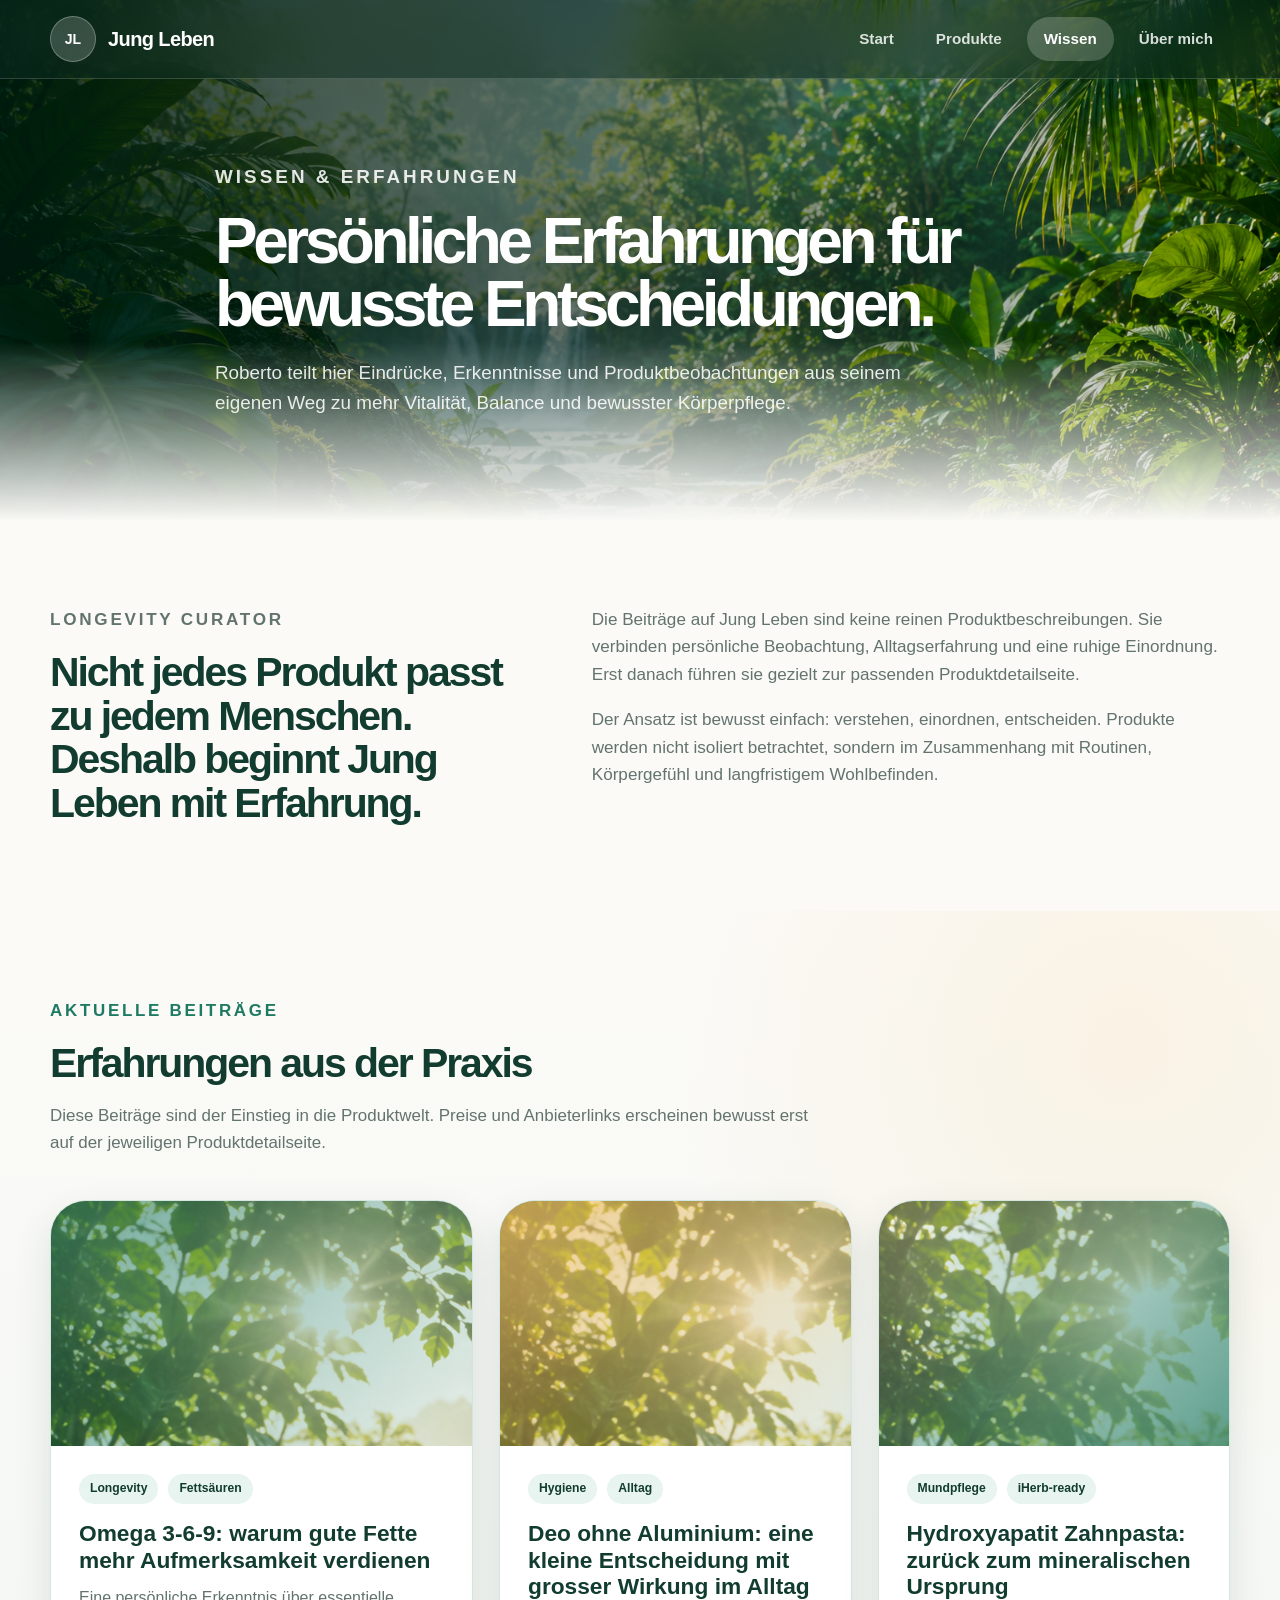
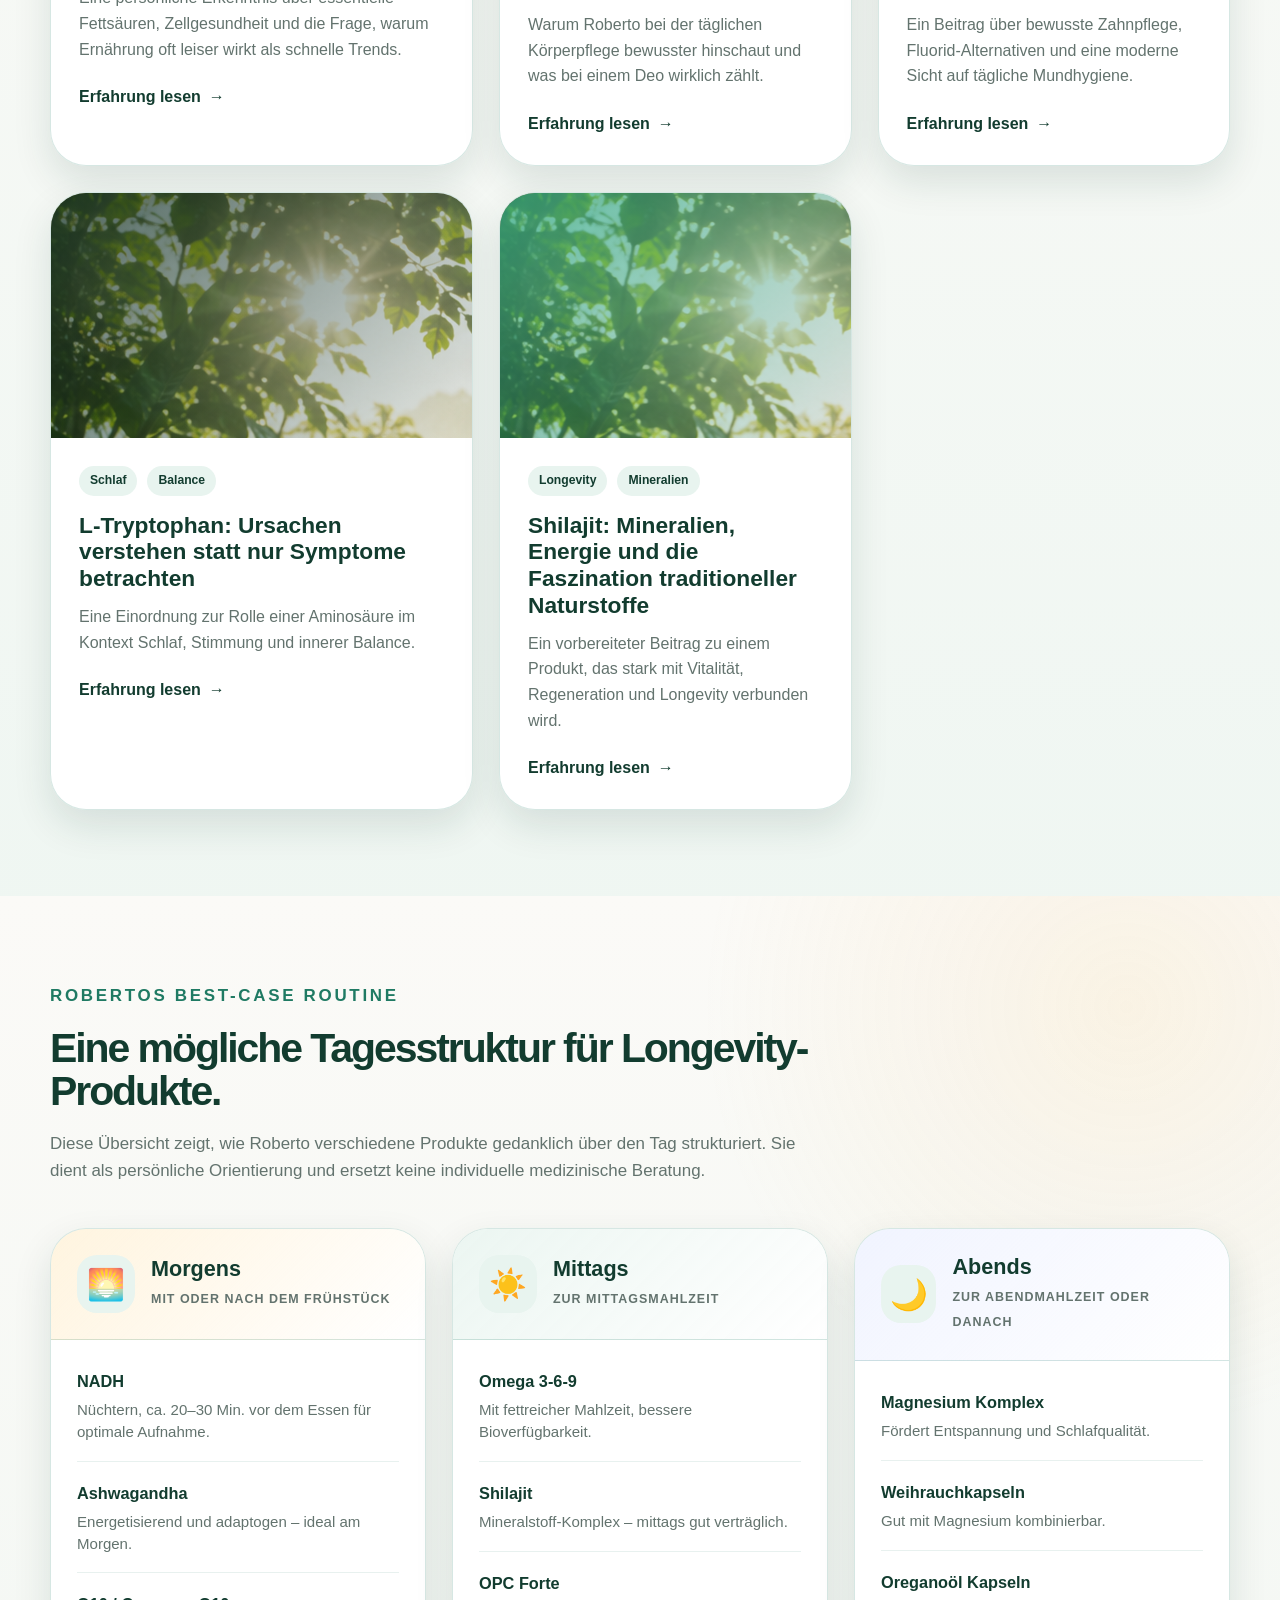
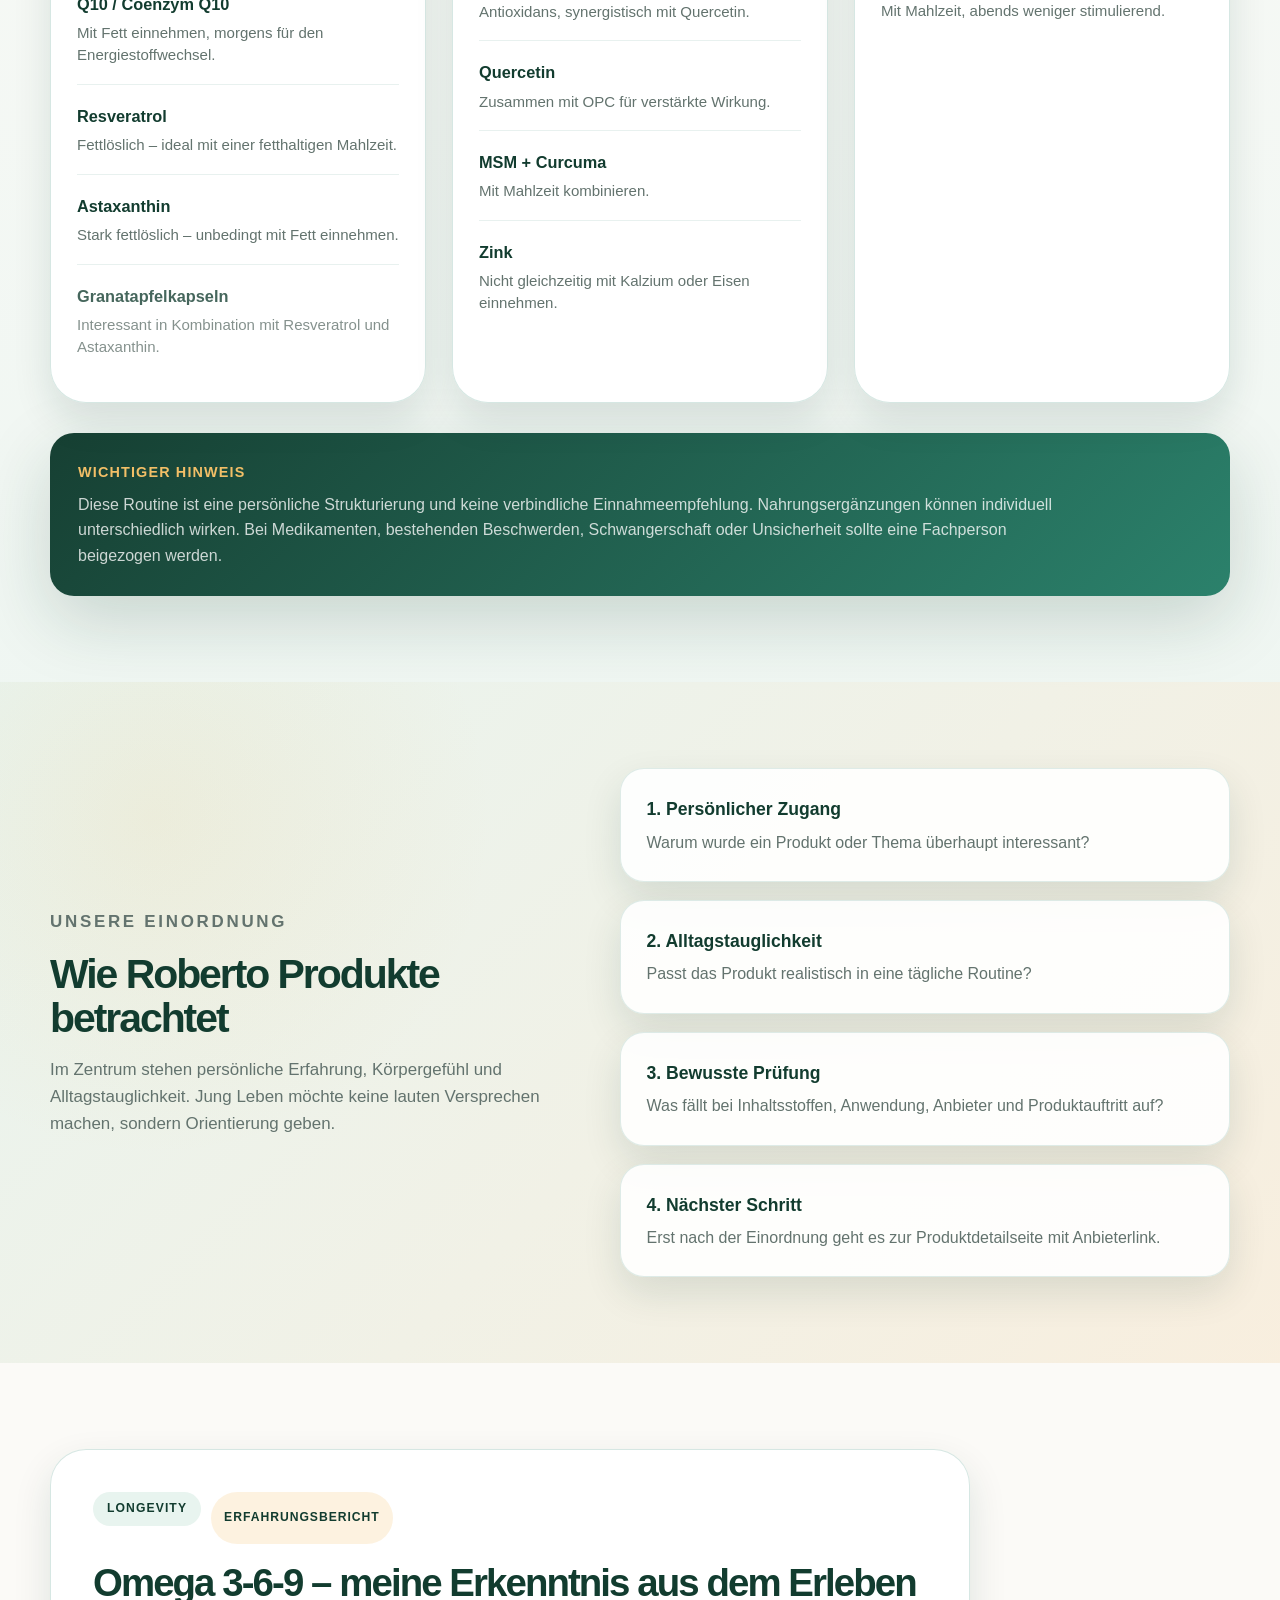
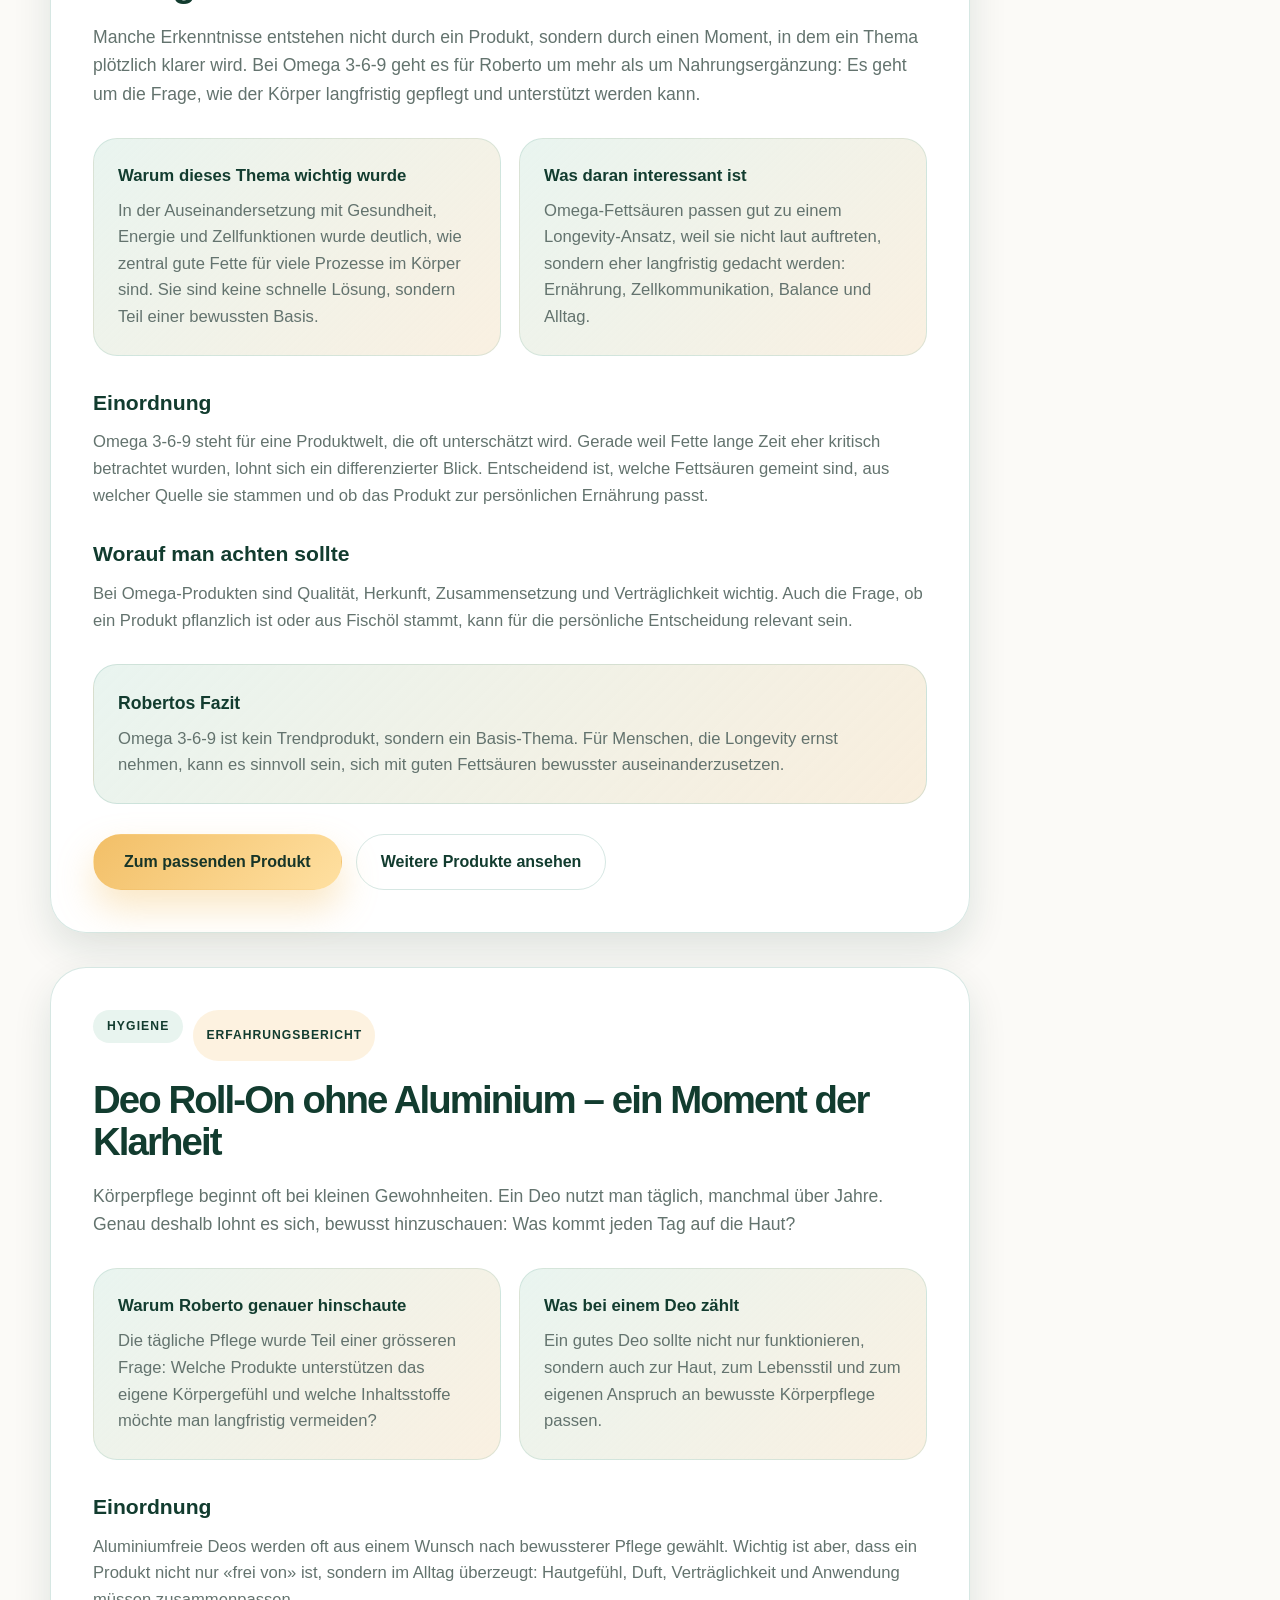
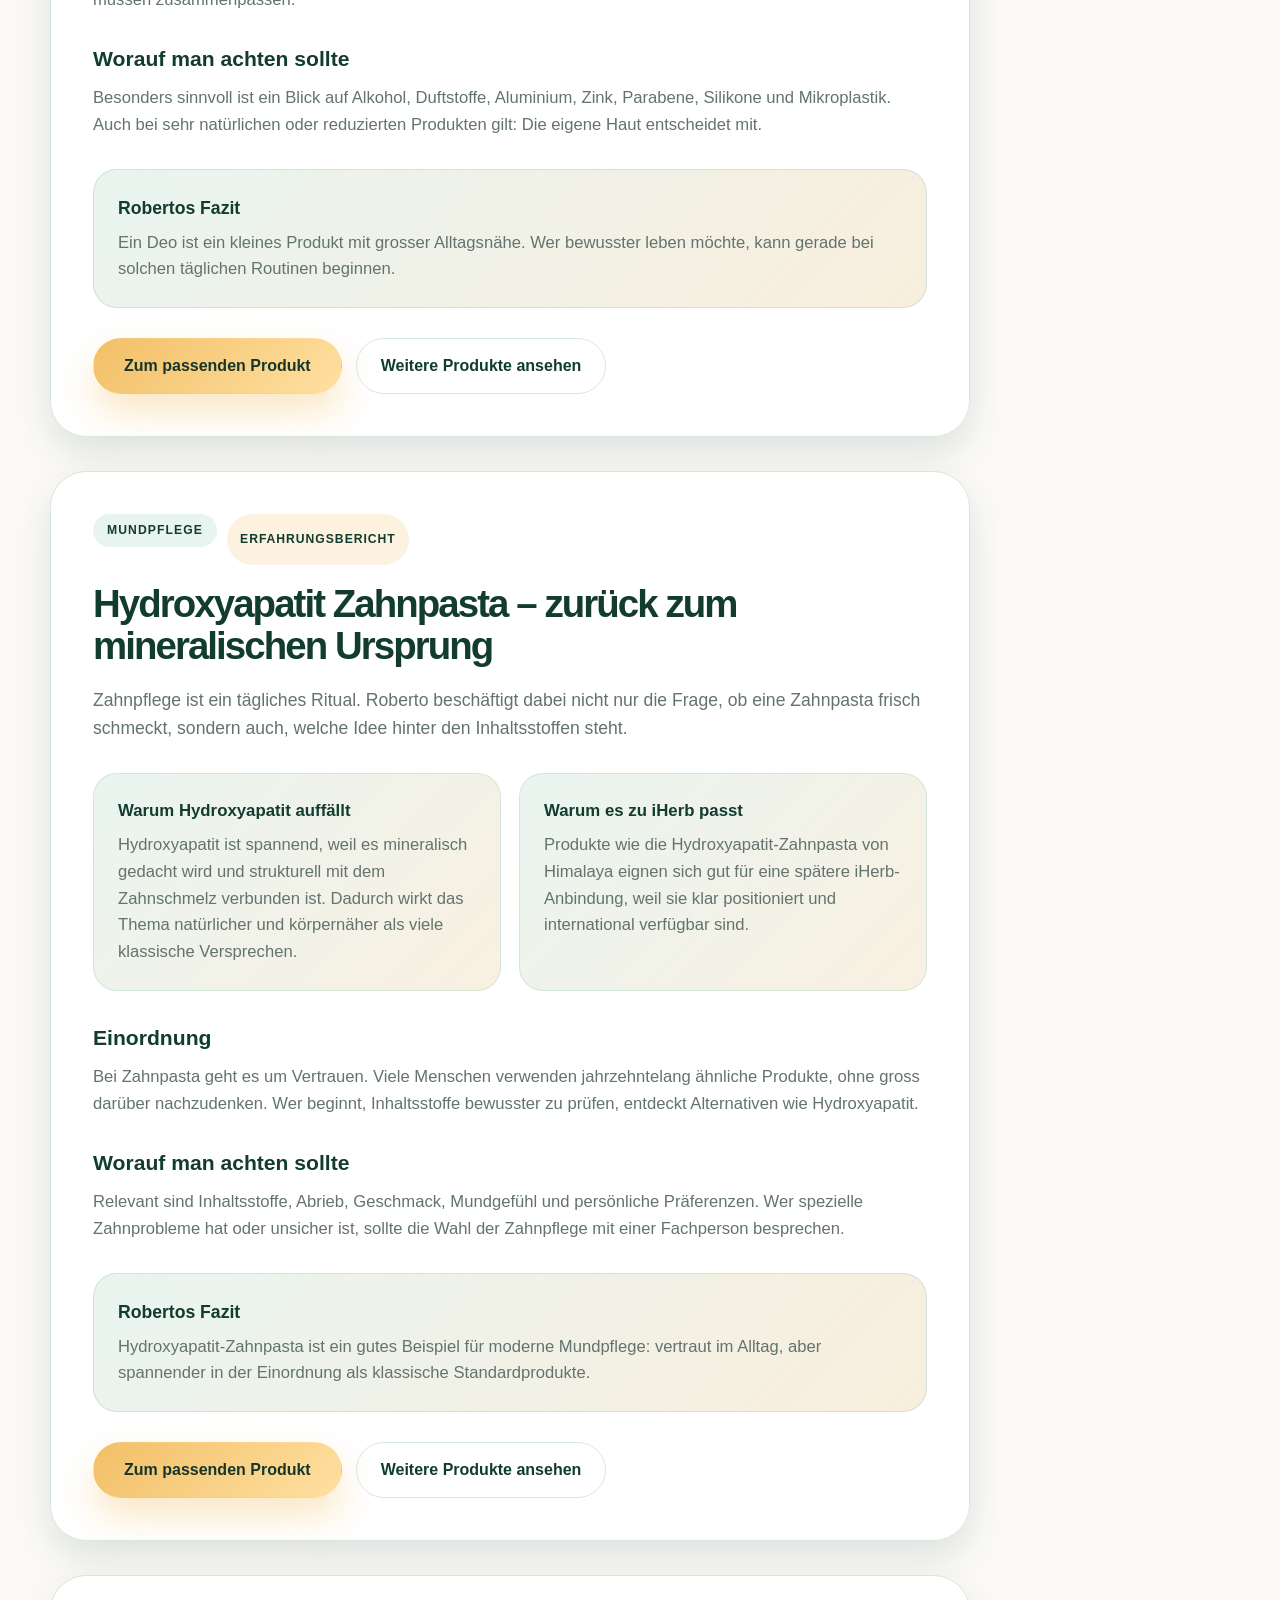
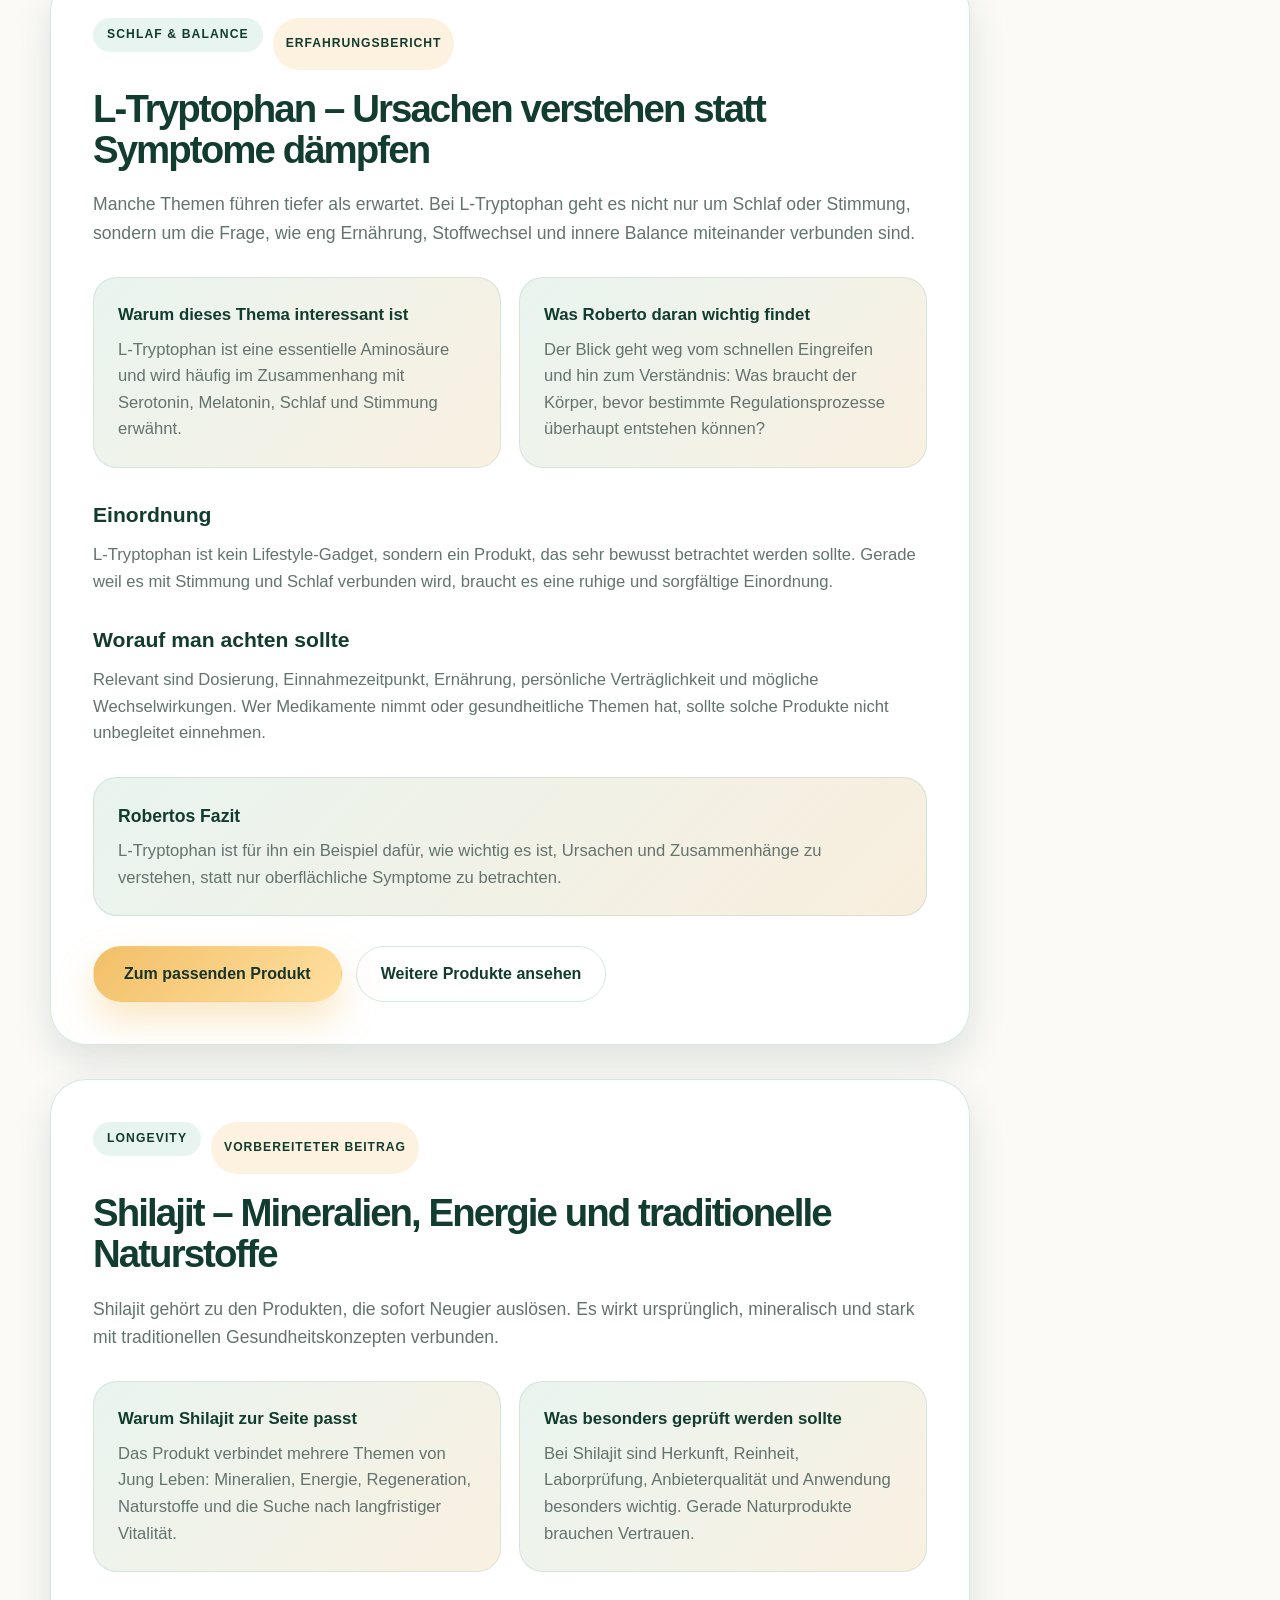
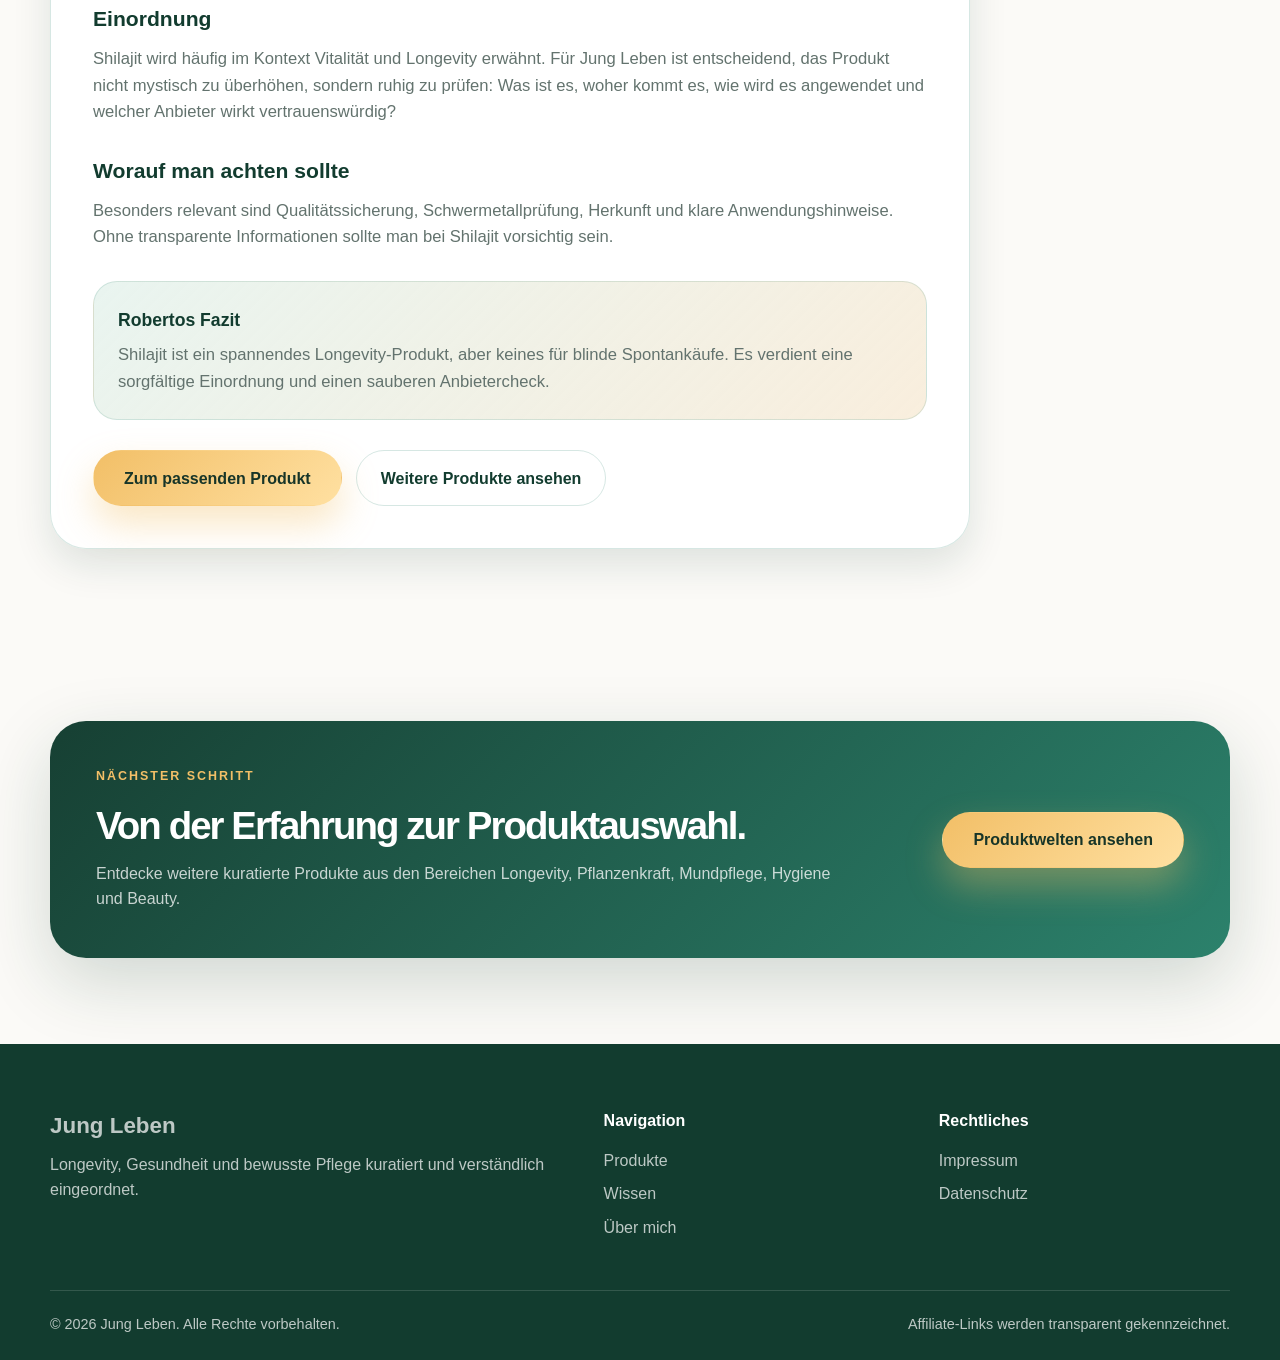
<file: wissen.html>
<!DOCTYPE html>
<html lang="de-CH">
<head>
  <meta charset="UTF-8">
  <meta name="viewport" content="width=device-width, initial-scale=1.0">
  <title>Wissen & Erfahrungen | Jung Leben</title>
  <meta name="description" content="Persönliche Erfahrungsberichte von Roberto zu Longevity, Gesundheit, Pflege, Nahrungsergänzung und bewussten Routinen.">
  <link rel="stylesheet" href="styles.css">
</head>

<body>
  <header class="site-header">
    <div class="container header-content">
      <a href="index.html" class="logo">
        <span class="logo-icon">JL</span>
        <span class="logo-text">Jung Leben</span>
      </a>

      <nav class="main-nav" id="mainNav">
        <a href="index.html">Start</a>
        <a href="produkte.html">Produkte</a>
        <a href="wissen.html" class="active">Wissen</a>
        <a href="ueber-uns.html">Über mich</a>
      </nav>

      <button class="nav-toggle" id="navToggle" aria-label="Navigation öffnen">
        ☰
      </button>
    </div>
  </header>

  <main>
    <section class="page-hero knowledge-hero">
      <div class="container page-hero-content">
        <p class="eyebrow">Wissen & Erfahrungen</p>
        <h1>Persönliche Erfahrungen für bewusste Entscheidungen.</h1>
        <p>
          Roberto teilt hier Eindrücke, Erkenntnisse und Produktbeobachtungen aus seinem eigenen Weg
          zu mehr Vitalität, Balance und bewusster Körperpflege.
        </p>
      </div>
    </section>

    <section class="lc-blog-intro-section">
      <div class="container lc-blog-intro-grid">
        <div>
          <p class="eyebrow">Longevity Curator</p>
          <h2>Nicht jedes Produkt passt zu jedem Menschen. Deshalb beginnt Jung Leben mit Erfahrung.</h2>
        </div>

        <div>
          <p>
            Die Beiträge auf Jung Leben sind keine reinen Produktbeschreibungen. Sie verbinden persönliche Beobachtung,
            Alltagserfahrung und eine ruhige Einordnung. Erst danach führen sie gezielt zur passenden Produktdetailseite.
          </p>

          <p>
            Der Ansatz ist bewusst einfach: verstehen, einordnen, entscheiden. Produkte werden nicht isoliert betrachtet,
            sondern im Zusammenhang mit Routinen, Körpergefühl und langfristigem Wohlbefinden.
          </p>
        </div>
      </div>
    </section>

    <section class="lc-featured-blogs-section">
      <div class="container">
        <div class="section-heading">
          <p class="eyebrow">Aktuelle Beiträge</p>
          <h2>Erfahrungen aus der Praxis</h2>
          <p>
            Diese Beiträge sind der Einstieg in die Produktwelt. Preise und Anbieterlinks erscheinen bewusst erst
            auf der jeweiligen Produktdetailseite.
          </p>
        </div>

        <div class="lc-blog-grid">
          <article class="lc-blog-card lc-blog-card-large">
            <div class="lc-blog-image lc-blog-image-omega"></div>

            <div class="lc-blog-content">
              <div class="lc-blog-meta">
                <span>Longevity</span>
                <span>Fettsäuren</span>
              </div>

              <h3>Omega 3-6-9: warum gute Fette mehr Aufmerksamkeit verdienen</h3>

              <p>
                Eine persönliche Erkenntnis über essentielle Fettsäuren, Zellgesundheit und die Frage,
                warum Ernährung oft leiser wirkt als schnelle Trends.
              </p>

              <a href="#omega-369" class="blog-link">Erfahrung lesen</a>
            </div>
          </article>

          <article class="lc-blog-card">
            <div class="lc-blog-image lc-blog-image-deo"></div>

            <div class="lc-blog-content">
              <div class="lc-blog-meta">
                <span>Hygiene</span>
                <span>Alltag</span>
              </div>

              <h3>Deo ohne Aluminium: eine kleine Entscheidung mit grosser Wirkung im Alltag</h3>

              <p>
                Warum Roberto bei der täglichen Körperpflege bewusster hinschaut und was bei einem Deo wirklich zählt.
              </p>

              <a href="#deo-roll-on" class="blog-link">Erfahrung lesen</a>
            </div>
          </article>

          <article class="lc-blog-card">
            <div class="lc-blog-image lc-blog-image-toothpaste"></div>

            <div class="lc-blog-content">
              <div class="lc-blog-meta">
                <span>Mundpflege</span>
                <span>iHerb-ready</span>
              </div>

              <h3>Hydroxyapatit Zahnpasta: zurück zum mineralischen Ursprung</h3>

              <p>
                Ein Beitrag über bewusste Zahnpflege, Fluorid-Alternativen und eine moderne Sicht auf tägliche Mundhygiene.
              </p>

              <a href="#hydroxyapatit-zahnpasta" class="blog-link">Erfahrung lesen</a>
            </div>
          </article>

          <article class="lc-blog-card">
            <div class="lc-blog-image lc-blog-image-tryptophan"></div>

            <div class="lc-blog-content">
              <div class="lc-blog-meta">
                <span>Schlaf</span>
                <span>Balance</span>
              </div>

              <h3>L-Tryptophan: Ursachen verstehen statt nur Symptome betrachten</h3>

              <p>
                Eine Einordnung zur Rolle einer Aminosäure im Kontext Schlaf, Stimmung und innerer Balance.
              </p>

              <a href="#l-tryptophan" class="blog-link">Erfahrung lesen</a>
            </div>
          </article>

          <article class="lc-blog-card">
            <div class="lc-blog-image lc-blog-image-shilajit"></div>

            <div class="lc-blog-content">
              <div class="lc-blog-meta">
                <span>Longevity</span>
                <span>Mineralien</span>
              </div>

              <h3>Shilajit: Mineralien, Energie und die Faszination traditioneller Naturstoffe</h3>

              <p>
                Ein vorbereiteter Beitrag zu einem Produkt, das stark mit Vitalität, Regeneration und Longevity verbunden wird.
              </p>

              <a href="#shilajit" class="blog-link">Erfahrung lesen</a>
            </div>
          </article>
        </div>
      </div>
    </section>
<section class="routine-section" id="routine">
  <div class="container">
    <div class="section-heading">
      <p class="eyebrow">Robertos Best-Case Routine</p>
      <h2>Eine mögliche Tagesstruktur für Longevity-Produkte.</h2>
      <p>
        Diese Übersicht zeigt, wie Roberto verschiedene Produkte gedanklich über den Tag strukturiert.
        Sie dient als persönliche Orientierung und ersetzt keine individuelle medizinische Beratung.
      </p>
    </div>

    <div class="routine-grid">
      <article class="routine-card">
        <div class="routine-card-header routine-morning">
          <div class="routine-icon">🌅</div>
          <div>
            <h3>Morgens</h3>
            <span>mit oder nach dem Frühstück</span>
          </div>
        </div>

        <div class="routine-list">
          <a href="product-detail.html?id=19" class="routine-item">
            <strong>NADH</strong>
            <span>Nüchtern, ca. 20–30 Min. vor dem Essen für optimale Aufnahme.</span>
          </a>

          <a href="product-detail.html?id=5" class="routine-item">
            <strong>Ashwagandha</strong>
            <span>Energetisierend und adaptogen – ideal am Morgen.</span>
          </a>

          <a href="product-detail.html?id=13" class="routine-item">
            <strong>Q10 / Coenzym Q10</strong>
            <span>Mit Fett einnehmen, morgens für den Energiestoffwechsel.</span>
          </a>

          <a href="product-detail.html?id=9" class="routine-item">
            <strong>Resveratrol</strong>
            <span>Fettlöslich – ideal mit einer fetthaltigen Mahlzeit.</span>
          </a>

          <a href="product-detail.html?id=15" class="routine-item">
            <strong>Astaxanthin</strong>
            <span>Stark fettlöslich – unbedingt mit Fett einnehmen.</span>
          </a>

          <div class="routine-item routine-item-muted">
            <strong>Granatapfelkapseln</strong>
            <span>Interessant in Kombination mit Resveratrol und Astaxanthin.</span>
          </div>
        </div>
      </article>

      <article class="routine-card">
        <div class="routine-card-header routine-midday">
          <div class="routine-icon">☀️</div>
          <div>
            <h3>Mittags</h3>
            <span>zur Mittagsmahlzeit</span>
          </div>
        </div>

        <div class="routine-list">
          <a href="product-detail.html?id=2" class="routine-item">
            <strong>Omega 3-6-9</strong>
            <span>Mit fettreicher Mahlzeit, bessere Bioverfügbarkeit.</span>
          </a>

          <a href="product-detail.html?id=1" class="routine-item">
            <strong>Shilajit</strong>
            <span>Mineralstoff-Komplex – mittags gut verträglich.</span>
          </a>

          <a href="product-detail.html?id=10" class="routine-item">
            <strong>OPC Forte</strong>
            <span>Antioxidans, synergistisch mit Quercetin.</span>
          </a>

          <a href="product-detail.html?id=17" class="routine-item">
            <strong>Quercetin</strong>
            <span>Zusammen mit OPC für verstärkte Wirkung.</span>
          </a>

          <a href="product-detail.html?id=8" class="routine-item">
            <strong>MSM + Curcuma</strong>
            <span>Mit Mahlzeit kombinieren.</span>
          </a>

          <a href="product-detail.html?id=14" class="routine-item">
            <strong>Zink</strong>
            <span>Nicht gleichzeitig mit Kalzium oder Eisen einnehmen.</span>
          </a>
        </div>
      </article>

      <article class="routine-card">
        <div class="routine-card-header routine-evening">
          <div class="routine-icon">🌙</div>
          <div>
            <h3>Abends</h3>
            <span>zur Abendmahlzeit oder danach</span>
          </div>
        </div>

        <div class="routine-list">
          <a href="product-detail.html?id=16" class="routine-item">
            <strong>Magnesium Komplex</strong>
            <span>Fördert Entspannung und Schlafqualität.</span>
          </a>

          <a href="product-detail.html?id=7" class="routine-item">
            <strong>Weihrauchkapseln</strong>
            <span>Gut mit Magnesium kombinierbar.</span>
          </a>

          <a href="product-detail.html?id=11" class="routine-item">
            <strong>Oreganoöl Kapseln</strong>
            <span>Mit Mahlzeit, abends weniger stimulierend.</span>
          </a>
        </div>
      </article>
    </div>

    <div class="routine-note">
      <strong>Wichtiger Hinweis</strong>
      <p>
        Diese Routine ist eine persönliche Strukturierung und keine verbindliche Einnahmeempfehlung.
        Nahrungsergänzungen können individuell unterschiedlich wirken. Bei Medikamenten, bestehenden Beschwerden,
        Schwangerschaft oder Unsicherheit sollte eine Fachperson beigezogen werden.
      </p>
    </div>
  </div>
</section>

    <section class="review-method-section">
      <div class="container review-method-grid">
        <div>
          <p class="eyebrow">Unsere Einordnung</p>
          <h2>Wie Roberto Produkte betrachtet</h2>
          <p>
            Im Zentrum stehen persönliche Erfahrung, Körpergefühl und Alltagstauglichkeit. Jung Leben möchte keine lauten
            Versprechen machen, sondern Orientierung geben.
          </p>
        </div>

        <div class="method-list">
          <div class="method-item">
            <strong>1. Persönlicher Zugang</strong>
            <span>Warum wurde ein Produkt oder Thema überhaupt interessant?</span>
          </div>

          <div class="method-item">
            <strong>2. Alltagstauglichkeit</strong>
            <span>Passt das Produkt realistisch in eine tägliche Routine?</span>
          </div>

          <div class="method-item">
            <strong>3. Bewusste Prüfung</strong>
            <span>Was fällt bei Inhaltsstoffen, Anwendung, Anbieter und Produktauftritt auf?</span>
          </div>

          <div class="method-item">
            <strong>4. Nächster Schritt</strong>
            <span>Erst nach der Einordnung geht es zur Produktdetailseite mit Anbieterlink.</span>
          </div>
        </div>
      </div>
    </section>

    <section class="article-section">
      <div class="container article-layout">

        <article class="article-card lc-article" id="omega-369">
          <div class="article-topline">
            <span class="article-category">Longevity</span>
            <span class="article-date">Erfahrungsbericht</span>
          </div>

          <h2>Omega 3-6-9 – meine Erkenntnis aus dem Erleben</h2>

          <p class="article-lead">
            Manche Erkenntnisse entstehen nicht durch ein Produkt, sondern durch einen Moment, in dem ein Thema plötzlich
            klarer wird. Bei Omega 3-6-9 geht es für Roberto um mehr als um Nahrungsergänzung: Es geht um die Frage,
            wie der Körper langfristig gepflegt und unterstützt werden kann.
          </p>

          <div class="article-insight-grid">
            <div>
              <strong>Warum dieses Thema wichtig wurde</strong>
              <p>
                In der Auseinandersetzung mit Gesundheit, Energie und Zellfunktionen wurde deutlich, wie zentral gute Fette
                für viele Prozesse im Körper sind. Sie sind keine schnelle Lösung, sondern Teil einer bewussten Basis.
              </p>
            </div>

            <div>
              <strong>Was daran interessant ist</strong>
              <p>
                Omega-Fettsäuren passen gut zu einem Longevity-Ansatz, weil sie nicht laut auftreten, sondern eher langfristig
                gedacht werden: Ernährung, Zellkommunikation, Balance und Alltag.
              </p>
            </div>
          </div>

          <h3>Einordnung</h3>
          <p>
            Omega 3-6-9 steht für eine Produktwelt, die oft unterschätzt wird. Gerade weil Fette lange Zeit eher kritisch
            betrachtet wurden, lohnt sich ein differenzierter Blick. Entscheidend ist, welche Fettsäuren gemeint sind,
            aus welcher Quelle sie stammen und ob das Produkt zur persönlichen Ernährung passt.
          </p>

          <h3>Worauf man achten sollte</h3>
          <p>
            Bei Omega-Produkten sind Qualität, Herkunft, Zusammensetzung und Verträglichkeit wichtig. Auch die Frage,
            ob ein Produkt pflanzlich ist oder aus Fischöl stammt, kann für die persönliche Entscheidung relevant sein.
          </p>

          <div class="article-verdict">
            <strong>Robertos Fazit</strong>
            <p>
              Omega 3-6-9 ist kein Trendprodukt, sondern ein Basis-Thema. Für Menschen, die Longevity ernst nehmen,
              kann es sinnvoll sein, sich mit guten Fettsäuren bewusster auseinanderzusetzen.
            </p>
          </div>

          <div class="article-actions">
            <a href="product-detail.html?id=2" class="btn btn-primary">Zum passenden Produkt</a>
            <a href="produkte.html" class="detail-secondary-link">Weitere Produkte ansehen</a>
          </div>
        </article>

        <article class="article-card lc-article" id="deo-roll-on">
          <div class="article-topline">
            <span class="article-category">Hygiene</span>
            <span class="article-date">Erfahrungsbericht</span>
          </div>

          <h2>Deo Roll-On ohne Aluminium – ein Moment der Klarheit</h2>

          <p class="article-lead">
            Körperpflege beginnt oft bei kleinen Gewohnheiten. Ein Deo nutzt man täglich, manchmal über Jahre.
            Genau deshalb lohnt es sich, bewusst hinzuschauen: Was kommt jeden Tag auf die Haut?
          </p>

          <div class="article-insight-grid">
            <div>
              <strong>Warum Roberto genauer hinschaute</strong>
              <p>
                Die tägliche Pflege wurde Teil einer grösseren Frage: Welche Produkte unterstützen das eigene Körpergefühl
                und welche Inhaltsstoffe möchte man langfristig vermeiden?
              </p>
            </div>

            <div>
              <strong>Was bei einem Deo zählt</strong>
              <p>
                Ein gutes Deo sollte nicht nur funktionieren, sondern auch zur Haut, zum Lebensstil und zum eigenen Anspruch
                an bewusste Körperpflege passen.
              </p>
            </div>
          </div>

          <h3>Einordnung</h3>
          <p>
            Aluminiumfreie Deos werden oft aus einem Wunsch nach bewussterer Pflege gewählt. Wichtig ist aber,
            dass ein Produkt nicht nur «frei von» ist, sondern im Alltag überzeugt: Hautgefühl, Duft, Verträglichkeit
            und Anwendung müssen zusammenpassen.
          </p>

          <h3>Worauf man achten sollte</h3>
          <p>
            Besonders sinnvoll ist ein Blick auf Alkohol, Duftstoffe, Aluminium, Zink, Parabene, Silikone und Mikroplastik.
            Auch bei sehr natürlichen oder reduzierten Produkten gilt: Die eigene Haut entscheidet mit.
          </p>

          <div class="article-verdict">
            <strong>Robertos Fazit</strong>
            <p>
              Ein Deo ist ein kleines Produkt mit grosser Alltagsnähe. Wer bewusster leben möchte, kann gerade bei solchen
              täglichen Routinen beginnen.
            </p>
          </div>

          <div class="article-actions">
            <a href="product-detail.html?id=4" class="btn btn-primary">Zum passenden Produkt</a>
            <a href="produkte.html" class="detail-secondary-link">Weitere Produkte ansehen</a>
          </div>
        </article>

        <article class="article-card lc-article" id="hydroxyapatit-zahnpasta">
          <div class="article-topline">
            <span class="article-category">Mundpflege</span>
            <span class="article-date">Erfahrungsbericht</span>
          </div>

          <h2>Hydroxyapatit Zahnpasta – zurück zum mineralischen Ursprung</h2>

          <p class="article-lead">
            Zahnpflege ist ein tägliches Ritual. Roberto beschäftigt dabei nicht nur die Frage, ob eine Zahnpasta frisch schmeckt,
            sondern auch, welche Idee hinter den Inhaltsstoffen steht.
          </p>

          <div class="article-insight-grid">
            <div>
              <strong>Warum Hydroxyapatit auffällt</strong>
              <p>
                Hydroxyapatit ist spannend, weil es mineralisch gedacht wird und strukturell mit dem Zahnschmelz verbunden ist.
                Dadurch wirkt das Thema natürlicher und körpernäher als viele klassische Versprechen.
              </p>
            </div>

            <div>
              <strong>Warum es zu iHerb passt</strong>
              <p>
                Produkte wie die Hydroxyapatit-Zahnpasta von Himalaya eignen sich gut für eine spätere iHerb-Anbindung,
                weil sie klar positioniert und international verfügbar sind.
              </p>
            </div>
          </div>

          <h3>Einordnung</h3>
          <p>
            Bei Zahnpasta geht es um Vertrauen. Viele Menschen verwenden jahrzehntelang ähnliche Produkte, ohne gross darüber
            nachzudenken. Wer beginnt, Inhaltsstoffe bewusster zu prüfen, entdeckt Alternativen wie Hydroxyapatit.
          </p>

          <h3>Worauf man achten sollte</h3>
          <p>
            Relevant sind Inhaltsstoffe, Abrieb, Geschmack, Mundgefühl und persönliche Präferenzen. Wer spezielle Zahnprobleme hat
            oder unsicher ist, sollte die Wahl der Zahnpflege mit einer Fachperson besprechen.
          </p>

          <div class="article-verdict">
            <strong>Robertos Fazit</strong>
            <p>
              Hydroxyapatit-Zahnpasta ist ein gutes Beispiel für moderne Mundpflege: vertraut im Alltag,
              aber spannender in der Einordnung als klassische Standardprodukte.
            </p>
          </div>

          <div class="article-actions">
            <a href="product-detail.html?id=3" class="btn btn-primary">Zum passenden Produkt</a>
            <a href="produkte.html" class="detail-secondary-link">Weitere Produkte ansehen</a>
          </div>
        </article>

        <article class="article-card lc-article" id="l-tryptophan">
          <div class="article-topline">
            <span class="article-category">Schlaf & Balance</span>
            <span class="article-date">Erfahrungsbericht</span>
          </div>

          <h2>L-Tryptophan – Ursachen verstehen statt Symptome dämpfen</h2>

          <p class="article-lead">
            Manche Themen führen tiefer als erwartet. Bei L-Tryptophan geht es nicht nur um Schlaf oder Stimmung,
            sondern um die Frage, wie eng Ernährung, Stoffwechsel und innere Balance miteinander verbunden sind.
          </p>

          <div class="article-insight-grid">
            <div>
              <strong>Warum dieses Thema interessant ist</strong>
              <p>
                L-Tryptophan ist eine essentielle Aminosäure und wird häufig im Zusammenhang mit Serotonin,
                Melatonin, Schlaf und Stimmung erwähnt.
              </p>
            </div>

            <div>
              <strong>Was Roberto daran wichtig findet</strong>
              <p>
                Der Blick geht weg vom schnellen Eingreifen und hin zum Verständnis: Was braucht der Körper,
                bevor bestimmte Regulationsprozesse überhaupt entstehen können?
              </p>
            </div>
          </div>

          <h3>Einordnung</h3>
          <p>
            L-Tryptophan ist kein Lifestyle-Gadget, sondern ein Produkt, das sehr bewusst betrachtet werden sollte.
            Gerade weil es mit Stimmung und Schlaf verbunden wird, braucht es eine ruhige und sorgfältige Einordnung.
          </p>

          <h3>Worauf man achten sollte</h3>
          <p>
            Relevant sind Dosierung, Einnahmezeitpunkt, Ernährung, persönliche Verträglichkeit und mögliche Wechselwirkungen.
            Wer Medikamente nimmt oder gesundheitliche Themen hat, sollte solche Produkte nicht unbegleitet einnehmen.
          </p>

          <div class="article-verdict">
            <strong>Robertos Fazit</strong>
            <p>
              L-Tryptophan ist für ihn ein Beispiel dafür, wie wichtig es ist, Ursachen und Zusammenhänge zu verstehen,
              statt nur oberflächliche Symptome zu betrachten.
            </p>
          </div>

          <div class="article-actions">
            <a href="product-detail.html?id=18" class="btn btn-primary">Zum passenden Produkt</a>
            <a href="produkte.html" class="detail-secondary-link">Weitere Produkte ansehen</a>
          </div>
        </article>

        <article class="article-card lc-article" id="shilajit">
          <div class="article-topline">
            <span class="article-category">Longevity</span>
            <span class="article-date">Vorbereiteter Beitrag</span>
          </div>

          <h2>Shilajit – Mineralien, Energie und traditionelle Naturstoffe</h2>

          <p class="article-lead">
            Shilajit gehört zu den Produkten, die sofort Neugier auslösen. Es wirkt ursprünglich, mineralisch und stark
            mit traditionellen Gesundheitskonzepten verbunden.
          </p>

          <div class="article-insight-grid">
            <div>
              <strong>Warum Shilajit zur Seite passt</strong>
              <p>
                Das Produkt verbindet mehrere Themen von Jung Leben: Mineralien, Energie, Regeneration, Naturstoffe
                und die Suche nach langfristiger Vitalität.
              </p>
            </div>

            <div>
              <strong>Was besonders geprüft werden sollte</strong>
              <p>
                Bei Shilajit sind Herkunft, Reinheit, Laborprüfung, Anbieterqualität und Anwendung besonders wichtig.
                Gerade Naturprodukte brauchen Vertrauen.
              </p>
            </div>
          </div>

          <h3>Einordnung</h3>
          <p>
            Shilajit wird häufig im Kontext Vitalität und Longevity erwähnt. Für Jung Leben ist entscheidend,
            das Produkt nicht mystisch zu überhöhen, sondern ruhig zu prüfen: Was ist es, woher kommt es,
            wie wird es angewendet und welcher Anbieter wirkt vertrauenswürdig?
          </p>

          <h3>Worauf man achten sollte</h3>
          <p>
            Besonders relevant sind Qualitätssicherung, Schwermetallprüfung, Herkunft und klare Anwendungshinweise.
            Ohne transparente Informationen sollte man bei Shilajit vorsichtig sein.
          </p>

          <div class="article-verdict">
            <strong>Robertos Fazit</strong>
            <p>
              Shilajit ist ein spannendes Longevity-Produkt, aber keines für blinde Spontankäufe.
              Es verdient eine sorgfältige Einordnung und einen sauberen Anbietercheck.
            </p>
          </div>

          <div class="article-actions">
            <a href="product-detail.html?id=1" class="btn btn-primary">Zum passenden Produkt</a>
            <a href="produkte.html" class="detail-secondary-link">Weitere Produkte ansehen</a>
          </div>
        </article>

      </div>
    </section>

    <section class="lc-blog-cta-section">
      <div class="container lc-blog-cta-box">
        <div>
          <p class="eyebrow">Nächster Schritt</p>
          <h2>Von der Erfahrung zur Produktauswahl.</h2>
          <p>
            Entdecke weitere kuratierte Produkte aus den Bereichen Longevity, Pflanzenkraft, Mundpflege,
            Hygiene und Beauty.
          </p>
        </div>

        <a href="produkte.html" class="btn btn-primary">Produktwelten ansehen</a>
      </div>
    </section>
  </main>

  <footer class="site-footer">
    <div class="container footer-grid">
      <div>
        <a href="index.html" class="footer-logo">Jung Leben</a>
        <p>
          Longevity, Gesundheit und bewusste Pflege kuratiert und verständlich eingeordnet.
        </p>
      </div>

      <div>
        <h3>Navigation</h3>
        <a href="produkte.html">Produkte</a>
        <a href="wissen.html">Wissen</a>
        <a href="ueber-uns.html">Über mich</a>
      </div>

      <div>
        <h3>Rechtliches</h3>
        <a href="impressum.html">Impressum</a>
        <a href="datenschutz.html">Datenschutz</a>
      </div>
    </div>

    <div class="container footer-bottom">
      <p>© 2026 Jung Leben. Alle Rechte vorbehalten.</p>
      <p>Affiliate-Links werden transparent gekennzeichnet.</p>
    </div>
  </footer>

  <script src="main.js"></script>
</body>
</html>
</file>
<file: styles.css>
:root {
  --green-deep: #0b2b21;
  --green-dark: #123c2f;
  --green-main: #1f7a63;
  --green-fresh: #2ea985;
  --green-soft: #e8f4ef;
  --green-light: #f4faf7;

  --cream: #fbfaf7;
  --cream-dark: #f4efe6;
  --sand: #f3dfbf;
  --gold: #f2bf67;
  --gold-light: #ffe0a1;

  --white: #ffffff;
  --black: #17221f;
  --muted: #63736e;

  --border: rgba(31, 122, 99, 0.18);
  --border-light: rgba(255, 255, 255, 0.28);

  --shadow-soft: 0 24px 70px rgba(18, 60, 47, 0.18);
  --shadow-card: 0 16px 38px rgba(18, 60, 47, 0.12);
  --shadow-strong: 0 32px 90px rgba(0, 0, 0, 0.26);

  --radius-sm: 14px;
  --radius-md: 24px;
  --radius-lg: 36px;
  --radius-xl: 48px;

  --container: 1180px;
}

/* Basis */

* {
  box-sizing: border-box;
  margin: 0;
  padding: 0;
}

html {
  scroll-behavior: smooth;
}

body {
  min-height: 100vh;
  font-family: Arial, Helvetica, sans-serif;
  color: var(--black);
  line-height: 1.6;
  background: var(--cream);
  overflow-x: hidden;
}

a {
  color: inherit;
  text-decoration: none;
}

button,
input {
  font: inherit;
}

button {
  border: none;
}

img {
  max-width: 100%;
  display: block;
}

.container {
  width: min(100% - 40px, var(--container));
  margin: 0 auto;
}

/* Header */

.site-header {
  position: fixed;
  top: 0;
  left: 0;
  width: 100%;
  z-index: 50;
  background: rgba(11, 43, 33, 0.50);
  backdrop-filter: blur(20px);
  border-bottom: 1px solid rgba(255, 255, 255, 0.16);
}

.header-content {
  min-height: 78px;
  display: flex;
  align-items: center;
  justify-content: space-between;
  gap: 28px;
}

.logo {
  display: flex;
  align-items: center;
  gap: 12px;
  font-weight: 900;
  color: var(--white);
}

.logo-icon {
  width: 46px;
  height: 46px;
  display: grid;
  place-items: center;
  border-radius: 50%;
  background: rgba(255, 255, 255, 0.18);
  color: var(--white);
  font-size: 0.88rem;
  border: 1px solid rgba(255, 255, 255, 0.28);
  box-shadow: 0 12px 28px rgba(0, 0, 0, 0.14);
}

.logo-text {
  font-size: 1.25rem;
  letter-spacing: -0.03em;
}

.main-nav {
  display: flex;
  align-items: center;
  gap: 8px;
}

.main-nav a {
  padding: 10px 17px;
  border-radius: 999px;
  color: rgba(255, 255, 255, 0.84);
  font-weight: 800;
  font-size: 0.95rem;
  transition: 0.22s ease;
}

.main-nav a:hover,
.main-nav a.active {
  background: rgba(255, 255, 255, 0.20);
  color: var(--white);
}

.nav-toggle {
  display: none;
  width: 44px;
  height: 44px;
  border-radius: 50%;
  background: rgba(255, 255, 255, 0.16);
  color: var(--white);
  border: 1px solid rgba(255, 255, 255, 0.28);
  cursor: pointer;
}

/* Hero */

.hero {
  position: relative;
  min-height: 940px;
  display: flex;
  align-items: center;
  overflow: hidden;
  background: var(--cream);
}

.hero::before {
  content: "";
  position: absolute;
  inset: 0;
  z-index: 0;
  background-image: url("img/jungle-hero.png");
  background-size: cover;
  background-position: center;
  background-repeat: no-repeat;
  filter: saturate(1.22) contrast(1.08) brightness(1.04);
  transform: scale(1.025);
}

.hero::after {
  content: "";
  position: absolute;
  left: 0;
  right: 0;
  bottom: -2px;
  height: 310px;
  z-index: 2;
  background: linear-gradient(
    to bottom,
    rgba(251, 250, 247, 0),
    rgba(251, 250, 247, 0.62) 48%,
    var(--cream) 100%
  );
}

.hero-overlay {
  position: absolute;
  inset: 0;
  z-index: 1;
  pointer-events: none;
  background:
    linear-gradient(
      90deg,
      rgba(5, 30, 23, 0.88) 0%,
      rgba(5, 30, 23, 0.74) 36%,
      rgba(5, 30, 23, 0.36) 68%,
      rgba(5, 30, 23, 0.08) 100%
    ),
    radial-gradient(circle at 78% 20%, rgba(242, 191, 103, 0.24), transparent 28%),
    radial-gradient(circle at 18% 82%, rgba(46, 169, 133, 0.32), transparent 36%);
}

.hero-content {
  position: relative;
  z-index: 3;
  display: grid;
  grid-template-columns: minmax(0, 1fr) 390px;
  align-items: center;
  gap: 72px;
  padding-top: 110px;
}

.hero-text {
  max-width: 880px;
}

.eyebrow {
  margin-bottom: 18px;
  color: var(--gold);
  font-size: 0.78rem;
  font-weight: 900;
  letter-spacing: 0.16em;
  text-transform: uppercase;
}

.hero h1 {
  max-width: 880px;
  margin-bottom: 28px;
  color: var(--white);
  font-size: clamp(3.5rem, 6.4vw, 7rem);
  line-height: 0.94;
  letter-spacing: -0.08em;
  text-shadow: 0 28px 74px rgba(0, 0, 0, 0.46);
}

.hero-lead {
  max-width: 710px;
  margin-bottom: 38px;
  color: rgba(255, 255, 255, 0.91);
  font-size: 1.24rem;
  line-height: 1.72;
  text-shadow: 0 14px 34px rgba(0, 0, 0, 0.32);
}

.hero-actions {
  display: flex;
  flex-wrap: wrap;
  gap: 14px;
  margin-bottom: 30px;
}

.btn {
  min-height: 56px;
  display: inline-flex;
  align-items: center;
  justify-content: center;
  padding: 0 30px;
  border-radius: 999px;
  border: 1px solid transparent;
  font-weight: 900;
  cursor: pointer;
  transition: 0.22s ease;
}

.btn-primary {
  background: linear-gradient(135deg, var(--gold), var(--gold-light));
  color: #173528;
  box-shadow: 0 18px 36px rgba(242, 191, 103, 0.38);
}

.btn-primary:hover {
  transform: translateY(-3px);
  box-shadow: 0 24px 48px rgba(242, 191, 103, 0.48);
}

.btn-secondary,
.btn-glass {
  background: rgba(255, 255, 255, 0.18);
  color: var(--white);
  border-color: rgba(255, 255, 255, 0.34);
  backdrop-filter: blur(16px);
}

.btn-secondary:hover,
.btn-glass:hover {
  transform: translateY(-3px);
  background: rgba(255, 255, 255, 0.26);
}

.hero-benefits {
  display: flex;
  flex-wrap: wrap;
  gap: 12px;
}

.hero-benefits span {
  display: inline-flex;
  align-items: center;
  min-height: 44px;
  padding: 0 17px;
  border-radius: 999px;
  color: rgba(255, 255, 255, 0.92);
  background: rgba(255, 255, 255, 0.15);
  border: 1px solid rgba(255, 255, 255, 0.22);
  backdrop-filter: blur(16px);
  font-size: 0.94rem;
  font-weight: 800;
}

/* Hero Verkaufskarte */

.hero-shop-card {
  align-self: end;
  margin-bottom: 82px;
  padding: 30px;
  border-radius: 34px;
  background: rgba(255, 255, 255, 0.91);
  border: 1px solid rgba(255, 255, 255, 0.82);
  backdrop-filter: blur(20px);
  box-shadow: var(--shadow-strong);
}

.shop-label {
  display: inline-flex;
  margin-bottom: 18px;
  padding: 7px 14px;
  border-radius: 999px;
  background: var(--green-soft);
  color: var(--green-dark);
  font-size: 0.76rem;
  font-weight: 900;
  text-transform: uppercase;
  letter-spacing: 0.09em;
}

.hero-shop-card h2 {
  margin-bottom: 12px;
  color: var(--green-dark);
  font-size: 1.65rem;
  line-height: 1.15;
}

.hero-shop-card p {
  margin-bottom: 24px;
  color: var(--muted);
}

.shop-card-line {
  display: flex;
  justify-content: space-between;
  gap: 18px;
  padding: 15px 0;
  border-top: 1px solid rgba(31, 122, 99, 0.14);
}

.shop-card-line span {
  color: var(--muted);
}

.shop-card-line strong {
  color: var(--green-dark);
}

.shop-card-link {
  min-height: 50px;
  margin-top: 18px;
  display: flex;
  align-items: center;
  justify-content: center;
  border-radius: 999px;
  background: linear-gradient(135deg, var(--green-main), var(--green-dark));
  color: var(--white);
  font-weight: 900;
  transition: 0.22s ease;
}

.shop-card-link:hover {
  transform: translateY(-2px);
  box-shadow: 0 18px 34px rgba(31, 122, 99, 0.30);
}

/* Alte Hero-Card aus vorheriger Version ausblenden, falls noch im HTML vorhanden */

.hero-card,
.health-circle,
.hero-card-content,
.mini-stats {
  display: none;
}

/* Abschnitte */

.categories,
.featured-products,
.trust-section,
.newsletter-section {
  padding: 86px 0;
}

.section-heading {
  max-width: 760px;
  margin-bottom: 44px;
}

.section-heading .eyebrow,
.trust-grid .eyebrow,
.newsletter-box .eyebrow {
  color: var(--green-main);
}

.section-heading h2,
.trust-grid h2,
.newsletter-box h2 {
  margin-bottom: 16px;
  color: var(--green-dark);
  font-size: clamp(2.1rem, 3.2vw, 3.35rem);
  line-height: 1.06;
  letter-spacing: -0.05em;
}

.section-heading p,
.trust-grid p,
.newsletter-box p {
  color: var(--muted);
  font-size: 1.06rem;
}

/* Kategorien */

.categories {
  position: relative;
  background:
    radial-gradient(circle at 10% 10%, rgba(46, 169, 133, 0.08), transparent 26%),
    var(--cream);
}

.category-grid {
  display: grid;
  grid-template-columns: repeat(4, 1fr);
  gap: 22px;
}

.category-card {
  position: relative;
  min-height: 255px;
  padding: 30px;
  border: 1px solid var(--border);
  border-radius: var(--radius-md);
  background:
    linear-gradient(145deg, rgba(255, 255, 255, 0.97), rgba(244, 250, 247, 0.94));
  box-shadow: var(--shadow-card);
  transition: 0.24s ease;
  overflow: hidden;
}

.category-card::after {
  content: "";
  position: absolute;
  width: 150px;
  height: 150px;
  right: -60px;
  bottom: -70px;
  border-radius: 50%;
  background: rgba(31, 122, 99, 0.08);
}

.category-card:hover {
  transform: translateY(-8px);
  border-color: rgba(31, 122, 99, 0.36);
  box-shadow: 0 22px 50px rgba(18, 60, 47, 0.14);
}

.category-icon {
  width: 60px;
  height: 60px;
  display: grid;
  place-items: center;
  margin-bottom: 24px;
  border-radius: 20px;
  background: var(--green-soft);
  font-size: 1.75rem;
}

.category-card h3 {
  margin-bottom: 10px;
  color: var(--green-dark);
  font-size: 1.22rem;
}

.category-card p {
  color: var(--muted);
  font-size: 0.98rem;
}

/* Produkte */

.featured-products {
  background:
    radial-gradient(circle at 90% 15%, rgba(242, 191, 103, 0.13), transparent 24%),
    linear-gradient(180deg, rgba(255, 255, 255, 0), rgba(232, 244, 239, 0.66));
}

.product-grid {
  display: grid;
  grid-template-columns: repeat(3, 1fr);
  gap: 26px;
}

.product-card {
  border: 1px solid var(--border);
  border-radius: var(--radius-lg);
  background: rgba(255, 255, 255, 0.96);
  box-shadow: var(--shadow-card);
  overflow: hidden;
  transition: 0.24s ease;
}

.product-card:hover {
  transform: translateY(-8px);
  box-shadow: 0 26px 56px rgba(18, 60, 47, 0.16);
}

.product-image {
  min-height: 235px;
  background-size: cover;
  background-position: center;
}

.product-image-one {
  background:
    linear-gradient(135deg, rgba(31, 122, 99, 0.70), rgba(31, 122, 99, 0.08)),
    url("img/jungle-hero.png");
}

.product-image-two {
  background:
    linear-gradient(135deg, rgba(18, 60, 47, 0.76), rgba(18, 60, 47, 0.08)),
    url("img/jungle-hero.png");
}

.product-image-three {
  background:
    linear-gradient(135deg, rgba(242, 191, 103, 0.72), rgba(242, 191, 103, 0.08)),
    url("img/jungle-hero.png");
}

.product-content {
  padding: 28px;
}

.product-tag {
  display: inline-flex;
  margin-bottom: 14px;
  padding: 6px 12px;
  border-radius: 999px;
  background: var(--green-soft);
  color: var(--green-dark);
  font-size: 0.78rem;
  font-weight: 900;
}

.product-content h3 {
  margin-bottom: 10px;
  color: var(--green-dark);
  font-size: 1.32rem;
}

.product-content p {
  margin-bottom: 22px;
  color: var(--muted);
}

.product-link {
  display: inline-flex;
  align-items: center;
  color: var(--green-dark);
  font-weight: 900;
}

.product-link::after {
  content: "→";
  margin-left: 8px;
  transition: 0.2s ease;
}

.product-link:hover::after {
  transform: translateX(4px);
}

/* Vertrauen */

.trust-section {
  background:
    radial-gradient(circle at 10% 20%, rgba(242, 191, 103, 0.14), transparent 28%),
    linear-gradient(135deg, rgba(232, 244, 239, 0.96), rgba(246, 231, 207, 0.60));
}

.trust-grid {
  display: grid;
  grid-template-columns: 0.9fr 1.1fr;
  align-items: center;
  gap: 70px;
}

.trust-list {
  display: grid;
  gap: 18px;
}

.trust-item {
  padding: 26px;
  border: 1px solid rgba(31, 122, 99, 0.14);
  border-radius: var(--radius-md);
  background: rgba(255, 255, 255, 0.88);
  box-shadow: var(--shadow-card);
}

.trust-item strong {
  display: block;
  margin-bottom: 6px;
  color: var(--green-dark);
  font-size: 1.1rem;
}

.trust-item span {
  color: var(--muted);
}

/* Newsletter */

.newsletter-box {
  display: grid;
  grid-template-columns: 1fr 0.9fr;
  align-items: center;
  gap: 50px;
  padding: 52px;
  border-radius: var(--radius-lg);
  background:
    linear-gradient(135deg, rgba(18, 60, 47, 0.98), rgba(31, 122, 99, 0.94));
  color: var(--white);
  box-shadow: var(--shadow-soft);
}

.newsletter-box h2 {
  color: var(--white);
}

.newsletter-box .eyebrow {
  color: var(--gold);
}

.newsletter-box p {
  color: rgba(255, 255, 255, 0.75);
}

.newsletter-form {
  display: flex;
  gap: 12px;
  padding: 12px;
  border-radius: 999px;
  background: rgba(255, 255, 255, 0.12);
}

.newsletter-form input {
  flex: 1;
  min-width: 0;
  min-height: 52px;
  padding: 0 18px;
  border: none;
  border-radius: 999px;
  outline: none;
  background: var(--white);
  color: var(--black);
}

/* Footer */

.site-footer {
  padding: 64px 0 24px;
  background: var(--green-dark);
  color: var(--white);
}

.footer-grid {
  display: grid;
  grid-template-columns: 1.4fr 0.8fr 0.8fr;
  gap: 44px;
  padding-bottom: 42px;
}

.footer-logo {
  display: inline-block;
  margin-bottom: 14px;
  color: var(--white);
  font-size: 1.4rem;
  font-weight: 900;
}

.site-footer p,
.site-footer a {
  color: rgba(255, 255, 255, 0.72);
}

.site-footer h3 {
  margin-bottom: 14px;
  color: var(--white);
  font-size: 1rem;
}

.site-footer a {
  display: block;
  margin-bottom: 8px;
  transition: 0.2s ease;
}

.site-footer a:hover {
  color: var(--white);
}

.footer-bottom {
  display: flex;
  justify-content: space-between;
  gap: 20px;
  padding-top: 22px;
  border-top: 1px solid rgba(255, 255, 255, 0.14);
  font-size: 0.9rem;
}

/* Formular-Fallback */

.affiliate-note {
  color: rgba(255, 255, 255, 0.78);
  font-size: 0.92rem;
}

/* Responsive */

@media (max-width: 1020px) {
  .hero {
    min-height: auto;
    padding: 170px 0 120px;
  }

  .hero-content {
    grid-template-columns: 1fr;
  }

  .hero-shop-card {
    max-width: 540px;
    margin-bottom: 0;
  }

  .trust-grid,
  .newsletter-box {
    grid-template-columns: 1fr;
  }

  .category-grid {
    grid-template-columns: repeat(2, 1fr);
  }

  .product-grid {
    grid-template-columns: 1fr;
  }

  .footer-grid {
    grid-template-columns: 1fr;
  }
}

@media (max-width: 760px) {
  .container {
    width: min(100% - 28px, var(--container));
  }

  .header-content {
    min-height: 72px;
  }

  .logo-icon {
    width: 42px;
    height: 42px;
  }

  .logo-text {
    font-size: 1.12rem;
  }

  .main-nav {
    position: absolute;
    top: 72px;
    left: 14px;
    right: 14px;
    display: none;
    flex-direction: column;
    align-items: stretch;
    padding: 14px;
    border-radius: 22px;
    background: rgba(11, 43, 33, 0.96);
    border: 1px solid rgba(255, 255, 255, 0.22);
    box-shadow: var(--shadow-card);
  }

  .main-nav.open {
    display: flex;
  }

  .main-nav a {
    border-radius: 14px;
  }

  .nav-toggle {
    display: grid;
    place-items: center;
  }

  .hero {
    padding: 140px 0 95px;
    background-position: center;
  }

  .hero::after {
    height: 230px;
  }

  .hero h1 {
    font-size: 3.05rem;
    letter-spacing: -0.065em;
  }

  .hero-lead {
    font-size: 1.06rem;
  }

  .hero-actions {
    flex-direction: column;
    align-items: stretch;
  }

  .btn {
    width: 100%;
  }

  .hero-benefits {
    flex-direction: column;
    align-items: flex-start;
  }

  .hero-shop-card {
    padding: 24px;
    border-radius: 28px;
  }

  .categories,
  .featured-products,
  .trust-section,
  .newsletter-section {
    padding: 62px 0;
  }

  .category-grid {
    grid-template-columns: 1fr;
  }

  .newsletter-box {
    padding: 30px;
    border-radius: 28px;
  }

  .newsletter-form {
    flex-direction: column;
    border-radius: 22px;
  }

  .newsletter-form input {
    min-height: 50px;
  }

  .footer-bottom {
    flex-direction: column;
  }
}

@media (max-width: 430px) {
  .hero h1 {
    font-size: 2.65rem;
  }

  .hero-shop-card h2 {
    font-size: 1.38rem;
  }

  .section-heading h2,
  .trust-grid h2,
  .newsletter-box h2 {
    font-size: 2rem;
  }
}
/* Unterseiten Hero */

.page-hero {
  position: relative;
  min-height: 520px;
  display: flex;
  align-items: center;
  padding: 150px 0 90px;
  overflow: hidden;
  background: var(--green-dark);
}

.page-hero::before {
  content: "";
  position: absolute;
  inset: 0;
  background-image:
    linear-gradient(
      90deg,
      rgba(5, 30, 23, 0.86),
      rgba(5, 30, 23, 0.52),
      rgba(5, 30, 23, 0.20)
    ),
    url("img/jungle-hero.png");
  background-size: cover;
  background-position: center;
  filter: saturate(1.18) contrast(1.06);
}

.page-hero::after {
  content: "";
  position: absolute;
  left: 0;
  right: 0;
  bottom: -2px;
  height: 180px;
  background: linear-gradient(
    to bottom,
    rgba(251, 250, 247, 0),
    var(--cream)
  );
}

.page-hero-content {
  position: relative;
  z-index: 2;
  max-width: 850px;
}

.page-hero h1 {
  margin-bottom: 22px;
  color: var(--white);
  font-size: clamp(2.8rem, 5vw, 5.4rem);
  line-height: 0.98;
  letter-spacing: -0.07em;
  text-shadow: 0 24px 70px rgba(0, 0, 0, 0.38);
}

.page-hero p {
  max-width: 720px;
  color: rgba(255, 255, 255, 0.88);
  font-size: 1.18rem;
}

/* Produkte-Seite */

.products-section {
  padding: 86px 0;
  background: var(--cream);
}

.products-toolbar {
  display: flex;
  align-items: end;
  justify-content: space-between;
  gap: 32px;
  margin-bottom: 42px;
}

.products-toolbar h2 {
  color: var(--green-dark);
  font-size: clamp(2rem, 3vw, 3.2rem);
  line-height: 1.06;
  letter-spacing: -0.05em;
}

.filter-buttons {
  display: flex;
  flex-wrap: wrap;
  justify-content: flex-end;
  gap: 10px;
}

.filter-btn {
  min-height: 42px;
  padding: 0 16px;
  border-radius: 999px;
  background: rgba(255, 255, 255, 0.88);
  border: 1px solid var(--border);
  color: var(--green-dark);
  font-weight: 800;
  cursor: pointer;
  transition: 0.2s ease;
}

.filter-btn:hover,
.filter-btn.active {
  background: var(--green-dark);
  color: var(--white);
  border-color: var(--green-dark);
}

.shop-grid {
  display: grid;
  grid-template-columns: repeat(3, 1fr);
  gap: 26px;
}

.shop-product-card {
  border: 1px solid var(--border);
  border-radius: var(--radius-lg);
  background: rgba(255, 255, 255, 0.96);
  box-shadow: var(--shadow-card);
  overflow: hidden;
  transition: 0.24s ease;
}

.shop-product-card:hover {
  transform: translateY(-8px);
  box-shadow: 0 26px 56px rgba(18, 60, 47, 0.16);
}

.shop-product-card.hide {
  display: none;
}

.shop-product-image {
  min-height: 245px;
  background-size: cover;
  background-position: center;
}

.image-energy {
  background:
    linear-gradient(135deg, rgba(31, 122, 99, 0.68), rgba(31, 122, 99, 0.10)),
    url("img/jungle-hero.png");
}

.image-sleep {
  background:
    linear-gradient(135deg, rgba(14, 47, 37, 0.72), rgba(14, 47, 37, 0.10)),
    url("img/jungle-hero.png");
}

.image-balance {
  background:
    linear-gradient(135deg, rgba(242, 191, 103, 0.72), rgba(31, 122, 99, 0.12)),
    url("img/jungle-hero.png");
}

.image-wellbeing {
  background:
    linear-gradient(135deg, rgba(46, 169, 133, 0.70), rgba(242, 191, 103, 0.14)),
    url("img/jungle-hero.png");
}

.image-focus {
  background:
    linear-gradient(135deg, rgba(11, 43, 33, 0.68), rgba(242, 191, 103, 0.14)),
    url("img/jungle-hero.png");
}

.image-nature {
  background:
    linear-gradient(135deg, rgba(31, 122, 99, 0.64), rgba(255, 255, 255, 0.10)),
    url("img/jungle-hero.png");
}

.shop-product-content {
  padding: 28px;
}

.shop-product-content h3 {
  margin-bottom: 10px;
  color: var(--green-dark);
  font-size: 1.34rem;
  line-height: 1.2;
}

.shop-product-content p {
  margin-bottom: 22px;
  color: var(--muted);
}

.product-meta {
  display: flex;
  justify-content: space-between;
  gap: 18px;
  padding: 13px 0;
  border-top: 1px solid rgba(31, 122, 99, 0.12);
}

.product-meta span {
  color: var(--muted);
}

.product-meta strong {
  color: var(--green-dark);
}

.product-cta {
  min-height: 50px;
  margin-top: 20px;
  display: flex;
  align-items: center;
  justify-content: center;
  border-radius: 999px;
  background: linear-gradient(135deg, var(--green-main), var(--green-dark));
  color: var(--white);
  font-weight: 900;
  transition: 0.22s ease;
}

.product-cta:hover {
  transform: translateY(-2px);
  box-shadow: 0 18px 34px rgba(31, 122, 99, 0.28);
}

.affiliate-box {
  margin-top: 54px;
  padding: 34px;
  border-radius: var(--radius-lg);
  background:
    linear-gradient(135deg, rgba(232, 244, 239, 0.96), rgba(246, 231, 207, 0.72));
  border: 1px solid var(--border);
  box-shadow: var(--shadow-card);
}

.affiliate-box h2 {
  margin-bottom: 10px;
  color: var(--green-dark);
  font-size: 1.6rem;
}

.affiliate-box p {
  max-width: 850px;
  color: var(--muted);
}

/* Responsive Produkte-Seite */

@media (max-width: 1020px) {
  .products-toolbar {
    align-items: flex-start;
    flex-direction: column;
  }

  .filter-buttons {
    justify-content: flex-start;
  }

  .shop-grid {
    grid-template-columns: repeat(2, 1fr);
  }
}

@media (max-width: 760px) {
  .page-hero {
    min-height: auto;
    padding: 140px 0 82px;
  }

  .page-hero h1 {
    font-size: 3rem;
  }

  .page-hero p {
    font-size: 1.05rem;
  }

  .shop-grid {
    grid-template-columns: 1fr;
  }

  .affiliate-box {
    padding: 26px;
  }
}
/* Wissen / Blog */

.blog-section {
  padding: 86px 0;
  background:
    radial-gradient(circle at 88% 8%, rgba(242, 191, 103, 0.13), transparent 25%),
    var(--cream);
}

.blog-grid {
  display: grid;
  grid-template-columns: 1.25fr 1fr 1fr;
  gap: 26px;
}

.blog-card {
  display: flex;
  flex-direction: column;
  border: 1px solid var(--border);
  border-radius: var(--radius-lg);
  background: rgba(255, 255, 255, 0.96);
  box-shadow: var(--shadow-card);
  overflow: hidden;
  transition: 0.24s ease;
}

.blog-card:hover {
  transform: translateY(-8px);
  box-shadow: 0 26px 56px rgba(18, 60, 47, 0.16);
}

.blog-featured {
  grid-row: span 1;
}

.blog-image {
  min-height: 245px;
  background-size: cover;
  background-position: center;
}

.blog-image-energy {
  background:
    linear-gradient(135deg, rgba(31, 122, 99, 0.62), rgba(31, 122, 99, 0.08)),
    url("img/jungle-hero.png");
}

.blog-image-sleep {
  background:
    linear-gradient(135deg, rgba(11, 43, 33, 0.72), rgba(11, 43, 33, 0.08)),
    url("img/jungle-hero.png");
}

.blog-image-balance {
  background:
    linear-gradient(135deg, rgba(242, 191, 103, 0.72), rgba(31, 122, 99, 0.10)),
    url("img/jungle-hero.png");
}

.blog-content {
  padding: 28px;
}

.blog-meta {
  display: flex;
  flex-wrap: wrap;
  gap: 10px;
  margin-bottom: 16px;
}

.blog-meta span {
  display: inline-flex;
  align-items: center;
  min-height: 30px;
  padding: 0 11px;
  border-radius: 999px;
  background: var(--green-soft);
  color: var(--green-dark);
  font-size: 0.76rem;
  font-weight: 900;
}

.blog-content h3 {
  margin-bottom: 12px;
  color: var(--green-dark);
  font-size: 1.45rem;
  line-height: 1.18;
}

.blog-content p {
  margin-bottom: 22px;
  color: var(--muted);
}

.rating-row {
  display: flex;
  justify-content: space-between;
  gap: 18px;
  padding: 15px 0;
  margin-bottom: 18px;
  border-top: 1px solid rgba(31, 122, 99, 0.12);
  border-bottom: 1px solid rgba(31, 122, 99, 0.12);
}

.rating-row span {
  color: var(--muted);
}

.rating-row strong {
  color: var(--green-dark);
}

.blog-link {
  display: inline-flex;
  align-items: center;
  color: var(--green-dark);
  font-weight: 900;
}

.blog-link::after {
  content: "→";
  margin-left: 8px;
  transition: 0.2s ease;
}

.blog-link:hover::after {
  transform: translateX(4px);
}

/* Bewertungsmethode */

.review-method-section {
  padding: 86px 0;
  background:
    radial-gradient(circle at 12% 20%, rgba(242, 191, 103, 0.13), transparent 27%),
    linear-gradient(135deg, rgba(232, 244, 239, 0.96), rgba(246, 231, 207, 0.62));
}

.review-method-grid {
  display: grid;
  grid-template-columns: 0.9fr 1.1fr;
  align-items: center;
  gap: 70px;
}

.review-method-grid h2 {
  margin-bottom: 16px;
  color: var(--green-dark);
  font-size: clamp(2.1rem, 3.2vw, 3.35rem);
  line-height: 1.06;
  letter-spacing: -0.05em;
}

.review-method-grid p {
  color: var(--muted);
  font-size: 1.06rem;
}

.method-list {
  display: grid;
  gap: 18px;
}

.method-item {
  padding: 26px;
  border: 1px solid rgba(31, 122, 99, 0.14);
  border-radius: var(--radius-md);
  background: rgba(255, 255, 255, 0.88);
  box-shadow: var(--shadow-card);
}

.method-item strong {
  display: block;
  margin-bottom: 6px;
  color: var(--green-dark);
  font-size: 1.1rem;
}

.method-item span {
  color: var(--muted);
}

/* Artikel */

.article-section {
  padding: 86px 0;
  background: var(--cream);
}

.article-layout {
  display: grid;
  gap: 34px;
}

.article-card {
  max-width: 920px;
  padding: 42px;
  border: 1px solid var(--border);
  border-radius: var(--radius-lg);
  background: rgba(255, 255, 255, 0.97);
  box-shadow: var(--shadow-card);
}

.article-category {
  display: inline-flex;
  margin-bottom: 18px;
  padding: 7px 14px;
  border-radius: 999px;
  background: var(--green-soft);
  color: var(--green-dark);
  font-size: 0.76rem;
  font-weight: 900;
  text-transform: uppercase;
  letter-spacing: 0.09em;
}

.article-card h2 {
  margin-bottom: 20px;
  color: var(--green-dark);
  font-size: clamp(2rem, 3vw, 3.2rem);
  line-height: 1.08;
  letter-spacing: -0.05em;
}

.article-card h3 {
  margin: 28px 0 10px;
  color: var(--green-dark);
  font-size: 1.32rem;
}

.article-card p {
  margin-bottom: 18px;
  color: var(--muted);
  font-size: 1.04rem;
}

.article-verdict {
  margin: 30px 0;
  padding: 24px;
  border-radius: var(--radius-md);
  background:
    linear-gradient(135deg, rgba(232, 244, 239, 0.96), rgba(246, 231, 207, 0.70));
  border: 1px solid rgba(31, 122, 99, 0.14);
}

.article-verdict strong {
  display: block;
  margin-bottom: 8px;
  color: var(--green-dark);
  font-size: 1.1rem;
}

.article-verdict p {
  margin-bottom: 0;
}

/* Responsive Wissen */

@media (max-width: 1020px) {
  .blog-grid {
    grid-template-columns: 1fr;
  }

  .review-method-grid {
    grid-template-columns: 1fr;
  }

  .article-card {
    max-width: 100%;
  }
}

@media (max-width: 760px) {
  .blog-section,
  .review-method-section,
  .article-section {
    padding: 62px 0;
  }

  .article-card {
    padding: 28px;
    border-radius: 28px;
  }

  .blog-content {
    padding: 24px;
  }
}
/* Über uns */

.about-intro-section {
  padding: 86px 0;
  background: var(--cream);
}

.about-intro-grid {
  display: grid;
  grid-template-columns: 0.85fr 1.15fr;
  gap: 70px;
  align-items: start;
}

.about-intro-grid h2 {
  color: var(--green-dark);
  font-size: clamp(2.1rem, 3.2vw, 3.35rem);
  line-height: 1.06;
  letter-spacing: -0.05em;
}

.about-intro-grid p {
  margin-bottom: 18px;
  color: var(--muted);
  font-size: 1.07rem;
}

.about-values-section {
  padding: 86px 0;
  background:
    radial-gradient(circle at 90% 12%, rgba(242, 191, 103, 0.13), transparent 25%),
    linear-gradient(180deg, rgba(255, 255, 255, 0), rgba(232, 244, 239, 0.66));
}

.values-grid {
  display: grid;
  grid-template-columns: repeat(4, 1fr);
  gap: 22px;
}

.value-card {
  min-height: 260px;
  padding: 30px;
  border: 1px solid var(--border);
  border-radius: var(--radius-md);
  background: rgba(255, 255, 255, 0.96);
  box-shadow: var(--shadow-card);
  transition: 0.24s ease;
}

.value-card:hover {
  transform: translateY(-8px);
  box-shadow: 0 26px 56px rgba(18, 60, 47, 0.16);
}

.value-icon {
  width: 60px;
  height: 60px;
  display: grid;
  place-items: center;
  margin-bottom: 24px;
  border-radius: 20px;
  background: var(--green-soft);
  font-size: 1.75rem;
}

.value-card h3 {
  margin-bottom: 10px;
  color: var(--green-dark);
  font-size: 1.22rem;
}

.value-card p {
  color: var(--muted);
  font-size: 0.98rem;
}

.about-process-section {
  padding: 86px 0;
  background:
    radial-gradient(circle at 12% 20%, rgba(242, 191, 103, 0.13), transparent 27%),
    linear-gradient(135deg, rgba(232, 244, 239, 0.96), rgba(246, 231, 207, 0.62));
}

.process-grid {
  display: grid;
  grid-template-columns: 0.9fr 1.1fr;
  align-items: center;
  gap: 70px;
}

.process-grid h2 {
  margin-bottom: 16px;
  color: var(--green-dark);
  font-size: clamp(2.1rem, 3.2vw, 3.35rem);
  line-height: 1.06;
  letter-spacing: -0.05em;
}

.process-grid p {
  color: var(--muted);
  font-size: 1.06rem;
}

.process-list {
  display: grid;
  gap: 18px;
}

.process-item {
  display: grid;
  grid-template-columns: 58px 1fr;
  gap: 18px;
  padding: 24px;
  border: 1px solid rgba(31, 122, 99, 0.14);
  border-radius: var(--radius-md);
  background: rgba(255, 255, 255, 0.90);
  box-shadow: var(--shadow-card);
}

.process-item > span {
  width: 48px;
  height: 48px;
  display: grid;
  place-items: center;
  border-radius: 50%;
  background: linear-gradient(135deg, var(--green-main), var(--green-dark));
  color: var(--white);
  font-weight: 900;
}

.process-item strong {
  display: block;
  margin-bottom: 6px;
  color: var(--green-dark);
  font-size: 1.08rem;
}

.process-item p {
  margin: 0;
  color: var(--muted);
  font-size: 0.98rem;
}

.affiliate-info-section {
  padding: 86px 0;
  background: var(--cream);
}

.affiliate-info-box {
  display: grid;
  grid-template-columns: 1fr auto;
  align-items: center;
  gap: 42px;
  padding: 44px;
  border-radius: var(--radius-lg);
  background:
    linear-gradient(135deg, rgba(18, 60, 47, 0.98), rgba(31, 122, 99, 0.94));
  color: var(--white);
  box-shadow: var(--shadow-soft);
}

.affiliate-info-box h2 {
  margin-bottom: 14px;
  color: var(--white);
  font-size: clamp(2rem, 3vw, 3.2rem);
  line-height: 1.08;
  letter-spacing: -0.05em;
}

.affiliate-info-box .eyebrow {
  color: var(--gold);
}

.affiliate-info-box p {
  max-width: 850px;
  margin-bottom: 14px;
  color: rgba(255, 255, 255, 0.76);
}

.affiliate-info-box p:last-child {
  margin-bottom: 0;
}

/* Responsive Über uns */

@media (max-width: 1020px) {
  .about-intro-grid,
  .process-grid,
  .affiliate-info-box {
    grid-template-columns: 1fr;
  }

  .values-grid {
    grid-template-columns: repeat(2, 1fr);
  }

  .affiliate-info-box .btn {
    justify-self: start;
  }
}

@media (max-width: 760px) {
  .about-intro-section,
  .about-values-section,
  .about-process-section,
  .affiliate-info-section {
    padding: 62px 0;
  }

  .values-grid {
    grid-template-columns: 1fr;
  }

  .affiliate-info-box {
    padding: 30px;
    border-radius: 28px;
  }

  .process-item {
    grid-template-columns: 1fr;
  }
}
/* Dynamische Testprodukte */

.products-intro {
  max-width: 700px;
  margin-top: 10px;
  color: var(--muted);
}

.product-topline {
  display: flex;
  align-items: center;
  justify-content: space-between;
  gap: 14px;
  margin-bottom: 14px;
}

.product-rating {
  display: inline-flex;
  align-items: center;
  min-height: 30px;
  padding: 0 11px;
  border-radius: 999px;
  background: rgba(242, 191, 103, 0.22);
  color: var(--green-dark);
  font-size: 0.82rem;
  font-weight: 900;
}

.product-badge {
  position: absolute;
  top: 18px;
  left: 18px;
  z-index: 2;
  display: inline-flex;
  align-items: center;
  min-height: 34px;
  padding: 0 13px;
  border-radius: 999px;
  background: rgba(255, 255, 255, 0.88);
  color: var(--green-dark);
  font-size: 0.76rem;
  font-weight: 900;
  box-shadow: 0 10px 24px rgba(0, 0, 0, 0.14);
}

.shop-product-image {
  position: relative;
}

.product-price-row {
  display: flex;
  justify-content: space-between;
  gap: 18px;
  padding: 16px 0 0;
  margin-top: 4px;
  border-top: 1px solid rgba(31, 122, 99, 0.12);
}

.product-price-row span {
  color: var(--muted);
}

.product-price-row strong {
  color: var(--green-dark);
  font-size: 1.18rem;
}

/* Zusätzliche Demo-Bilder */

.image-beauty {
  background:
    linear-gradient(135deg, rgba(242, 191, 103, 0.70), rgba(31, 122, 99, 0.10)),
    url("img/jungle-hero.png");
}

.image-digestion {
  background:
    linear-gradient(135deg, rgba(31, 122, 99, 0.72), rgba(242, 191, 103, 0.12)),
    url("img/jungle-hero.png");
}

.image-serum {
  background:
    linear-gradient(135deg, rgba(255, 255, 255, 0.20), rgba(31, 122, 99, 0.72)),
    url("img/jungle-hero.png");
}

.image-greens {
  background:
    linear-gradient(135deg, rgba(46, 169, 133, 0.76), rgba(11, 43, 33, 0.12)),
    url("img/jungle-hero.png");
}

.image-relax {
  background:
    linear-gradient(135deg, rgba(11, 43, 33, 0.68), rgba(242, 191, 103, 0.16)),
    url("img/jungle-hero.png");
}
.products-error {
  grid-column: 1 / -1;
  padding: 34px;
  border: 1px solid var(--border);
  border-radius: var(--radius-lg);
  background: rgba(255, 255, 255, 0.96);
  box-shadow: var(--shadow-card);
}

.products-error h3 {
  margin-bottom: 10px;
  color: var(--green-dark);
  font-size: 1.4rem;
}

.products-error p {
  color: var(--muted);
}
/* Optimierte Produktübersicht */

.compact-product-card {
  min-height: auto;
}

.compact-product-content {
  padding: 26px;
}

.compact-product-content h3 {
  margin: 12px 0 10px;
}

.product-teaser {
  min-height: 76px;
  margin-bottom: 22px;
  color: var(--muted);
}

.compact-product-card .product-cta {
  margin-top: 0;
}

.compact-product-card .product-meta,
.compact-product-card .product-price-row,
.compact-product-card .product-rating,
.compact-product-card .product-topline {
  display: none;
}

/* Produktdetailseite */

.product-detail-section {
  padding: 86px 0;
  background: var(--cream);
}

.product-detail-grid {
  display: grid;
  grid-template-columns: 0.95fr 1.05fr;
  gap: 36px;
  align-items: stretch;
  margin-bottom: 46px;
}

.product-detail-image {
  position: relative;
  min-height: 620px;
  border-radius: var(--radius-lg);
  background-size: cover;
  background-position: center;
  box-shadow: var(--shadow-card);
  overflow: hidden;
}

.product-detail-card {
  padding: 42px;
  border: 1px solid var(--border);
  border-radius: var(--radius-lg);
  background: rgba(255, 255, 255, 0.97);
  box-shadow: var(--shadow-card);
}

.product-detail-card h2 {
  margin: 16px 0 16px;
  color: var(--green-dark);
  font-size: clamp(2.2rem, 3.6vw, 4rem);
  line-height: 1.02;
  letter-spacing: -0.06em;
}

.product-detail-lead {
  margin-bottom: 28px;
  color: var(--muted);
  font-size: 1.08rem;
}

.product-detail-price {
  display: flex;
  align-items: end;
  justify-content: space-between;
  gap: 24px;
  margin-bottom: 28px;
  padding: 26px;
  border-radius: var(--radius-md);
  background:
    linear-gradient(135deg, rgba(232, 244, 239, 0.96), rgba(246, 231, 207, 0.70));
  border: 1px solid rgba(31, 122, 99, 0.14);
}

.product-detail-price span {
  color: var(--muted);
  font-weight: 800;
}

.product-detail-price strong {
  color: var(--green-dark);
  font-size: 2rem;
  line-height: 1;
}

.detail-meta-list {
  margin-bottom: 28px;
}

.product-detail-actions {
  display: grid;
  gap: 14px;
}

.detail-secondary-link {
  min-height: 48px;
  display: flex;
  align-items: center;
  justify-content: center;
  border-radius: 999px;
  border: 1px solid var(--border);
  color: var(--green-dark);
  font-weight: 900;
  transition: 0.22s ease;
}

.detail-secondary-link:hover {
  background: var(--green-soft);
}

.product-detail-text {
  max-width: 920px;
  padding: 42px;
  border: 1px solid var(--border);
  border-radius: var(--radius-lg);
  background: rgba(255, 255, 255, 0.97);
  box-shadow: var(--shadow-card);
}

.product-detail-text .eyebrow {
  color: var(--green-main);
}

.product-detail-text h2 {
  margin-bottom: 16px;
  color: var(--green-dark);
  font-size: clamp(2rem, 3vw, 3.2rem);
  line-height: 1.08;
  letter-spacing: -0.05em;
}

.product-detail-text p {
  color: var(--muted);
  font-size: 1.05rem;
}

/* Responsive Produktdetailseite */

@media (max-width: 1020px) {
  .product-detail-grid {
    grid-template-columns: 1fr;
  }

  .product-detail-image {
    min-height: 420px;
  }
}

@media (max-width: 760px) {
  .product-detail-section {
    padding: 62px 0;
  }

  .product-detail-card,
  .product-detail-text {
    padding: 28px;
    border-radius: 28px;
  }

  .product-detail-image {
    min-height: 340px;
    border-radius: 28px;
  }

  .product-detail-price {
    align-items: flex-start;
    flex-direction: column;
  }
}
/* Neue Wissen-Seite / Erfahrungs-Funnel */

.experience-intro-section {
  padding: 86px 0;
  background: var(--cream);
}

.experience-intro-grid {
  display: grid;
  grid-template-columns: 0.85fr 1.15fr;
  gap: 70px;
  align-items: start;
}

.experience-intro-grid h2 {
  color: var(--green-dark);
  font-size: clamp(2.1rem, 3.2vw, 3.35rem);
  line-height: 1.06;
  letter-spacing: -0.05em;
}

.experience-flow {
  display: grid;
  grid-template-columns: repeat(3, 1fr);
  gap: 18px;
}

.flow-step {
  padding: 26px;
  border: 1px solid var(--border);
  border-radius: var(--radius-md);
  background: rgba(255, 255, 255, 0.96);
  box-shadow: var(--shadow-card);
}

.flow-step span {
  width: 44px;
  height: 44px;
  display: grid;
  place-items: center;
  margin-bottom: 18px;
  border-radius: 50%;
  background: linear-gradient(135deg, var(--green-main), var(--green-dark));
  color: var(--white);
  font-weight: 900;
}

.flow-step strong {
  display: block;
  margin-bottom: 8px;
  color: var(--green-dark);
  font-size: 1.08rem;
}

.flow-step p {
  color: var(--muted);
  font-size: 0.96rem;
}

.experience-section {
  padding: 86px 0;
  background:
    radial-gradient(circle at 88% 8%, rgba(242, 191, 103, 0.13), transparent 25%),
    linear-gradient(180deg, rgba(255, 255, 255, 0), rgba(232, 244, 239, 0.62));
}

.experience-grid {
  display: grid;
  grid-template-columns: 1.25fr 1fr 1fr;
  gap: 26px;
}

.experience-card {
  display: flex;
  flex-direction: column;
  border: 1px solid var(--border);
  border-radius: var(--radius-lg);
  background: rgba(255, 255, 255, 0.96);
  box-shadow: var(--shadow-card);
  overflow: hidden;
  transition: 0.24s ease;
}

.experience-card:hover {
  transform: translateY(-8px);
  box-shadow: 0 26px 56px rgba(18, 60, 47, 0.16);
}

.experience-card-featured {
  grid-row: span 1;
}

.experience-image {
  min-height: 245px;
  background-size: cover;
  background-position: center;
}

.experience-image-energy {
  background:
    linear-gradient(135deg, rgba(31, 122, 99, 0.62), rgba(31, 122, 99, 0.08)),
    url("img/jungle-hero.png");
}

.experience-image-sleep {
  background:
    linear-gradient(135deg, rgba(11, 43, 33, 0.72), rgba(11, 43, 33, 0.08)),
    url("img/jungle-hero.png");
}

.experience-image-balance {
  background:
    linear-gradient(135deg, rgba(242, 191, 103, 0.72), rgba(31, 122, 99, 0.10)),
    url("img/jungle-hero.png");
}

.experience-image-beauty {
  background:
    linear-gradient(135deg, rgba(242, 191, 103, 0.70), rgba(31, 122, 99, 0.12)),
    url("img/jungle-hero.png");
}

.experience-content {
  padding: 28px;
}

.experience-meta {
  display: flex;
  flex-wrap: wrap;
  gap: 10px;
  margin-bottom: 16px;
}

.experience-meta span {
  display: inline-flex;
  align-items: center;
  min-height: 30px;
  padding: 0 11px;
  border-radius: 999px;
  background: var(--green-soft);
  color: var(--green-dark);
  font-size: 0.76rem;
  font-weight: 900;
}

.experience-content h3 {
  margin-bottom: 12px;
  color: var(--green-dark);
  font-size: 1.42rem;
  line-height: 1.18;
}

.experience-content p {
  margin-bottom: 22px;
  color: var(--muted);
}

.experience-highlight {
  display: grid;
  gap: 4px;
  margin-bottom: 20px;
  padding: 16px;
  border-radius: var(--radius-sm);
  background:
    linear-gradient(135deg, rgba(232, 244, 239, 0.96), rgba(246, 231, 207, 0.62));
  border: 1px solid rgba(31, 122, 99, 0.12);
}

.experience-highlight strong {
  color: var(--green-dark);
  font-size: 0.92rem;
}

.experience-highlight span {
  color: var(--muted);
}

.article-topline {
  display: flex;
  flex-wrap: wrap;
  gap: 10px;
  margin-bottom: 18px;
}

.article-date {
  display: inline-flex;
  align-items: center;
  min-height: 31px;
  padding: 0 13px;
  border-radius: 999px;
  background: rgba(242, 191, 103, 0.20);
  color: var(--green-dark);
  font-size: 0.76rem;
  font-weight: 900;
  text-transform: uppercase;
  letter-spacing: 0.08em;
}

.article-lead {
  font-size: 1.1rem;
}

.article-insight-grid {
  display: grid;
  grid-template-columns: repeat(2, 1fr);
  gap: 18px;
  margin: 30px 0;
}

.article-insight-grid > div {
  padding: 24px;
  border-radius: var(--radius-md);
  background:
    linear-gradient(135deg, rgba(232, 244, 239, 0.96), rgba(246, 231, 207, 0.62));
  border: 1px solid rgba(31, 122, 99, 0.12);
}

.article-insight-grid strong {
  display: block;
  margin-bottom: 8px;
  color: var(--green-dark);
  font-size: 1.05rem;
}

.article-insight-grid p {
  margin-bottom: 0;
}

.article-actions {
  display: flex;
  flex-wrap: wrap;
  gap: 14px;
  margin-top: 28px;
}

.article-actions .detail-secondary-link {
  padding: 0 24px;
}

.experience-cta-section {
  padding: 86px 0;
  background: var(--cream);
}

.experience-cta-box {
  display: grid;
  grid-template-columns: 1fr auto;
  align-items: center;
  gap: 42px;
  padding: 46px;
  border-radius: var(--radius-lg);
  background:
    linear-gradient(135deg, rgba(18, 60, 47, 0.98), rgba(31, 122, 99, 0.94));
  color: var(--white);
  box-shadow: var(--shadow-soft);
}

.experience-cta-box h2 {
  margin-bottom: 14px;
  color: var(--white);
  font-size: clamp(2rem, 3vw, 3.2rem);
  line-height: 1.08;
  letter-spacing: -0.05em;
}

.experience-cta-box .eyebrow {
  color: var(--gold);
}

.experience-cta-box p {
  max-width: 760px;
  color: rgba(255, 255, 255, 0.76);
}

@media (max-width: 1020px) {
  .experience-intro-grid,
  .experience-cta-box {
    grid-template-columns: 1fr;
  }

  .experience-flow {
    grid-template-columns: 1fr;
  }

  .experience-grid {
    grid-template-columns: 1fr;
  }

  .article-insight-grid {
    grid-template-columns: 1fr;
  }

  .experience-cta-box .btn {
    justify-self: start;
  }
}

@media (max-width: 760px) {
  .experience-intro-section,
  .experience-section,
  .experience-cta-section {
    padding: 62px 0;
  }

  .experience-content {
    padding: 24px;
  }

  .experience-cta-box {
    padding: 30px;
    border-radius: 28px;
  }

  .article-actions {
    flex-direction: column;
    align-items: stretch;
  }
}
/* Optimierte Startseite */

.home-hero {
  min-height: 960px;
}

.home-hero::before {
  background-image: url("img/jungle-hero.png");
  background-position: center 42%;
  filter: saturate(1.28) contrast(1.08) brightness(1.05);
  transform: scale(1.03);
}

.home-hero .hero-overlay {
  background:
    linear-gradient(
      90deg,
      rgba(5, 30, 23, 0.90) 0%,
      rgba(5, 30, 23, 0.76) 35%,
      rgba(5, 30, 23, 0.34) 68%,
      rgba(5, 30, 23, 0.06) 100%
    ),
    radial-gradient(circle at 78% 20%, rgba(242, 191, 103, 0.25), transparent 28%),
    radial-gradient(circle at 18% 82%, rgba(46, 169, 133, 0.34), transparent 36%);
}

.home-hero-content {
  grid-template-columns: minmax(0, 1fr) 410px;
}

.home-hero h1 {
  max-width: 920px;
}

.home-shop-card {
  margin-bottom: 90px;
}

.home-funnel-section {
  padding: 86px 0;
  background: var(--cream);
}

.home-funnel-grid {
  display: grid;
  grid-template-columns: repeat(4, 1fr);
  gap: 22px;
}

.home-funnel-card {
  position: relative;
  min-height: 255px;
  padding: 30px;
  border: 1px solid var(--border);
  border-radius: var(--radius-md);
  background:
    linear-gradient(145deg, rgba(255, 255, 255, 0.97), rgba(244, 250, 247, 0.94));
  box-shadow: var(--shadow-card);
  transition: 0.24s ease;
  overflow: hidden;
}

.home-funnel-card:hover {
  transform: translateY(-8px);
  box-shadow: 0 26px 56px rgba(18, 60, 47, 0.16);
}

.home-funnel-card span {
  width: 48px;
  height: 48px;
  display: grid;
  place-items: center;
  margin-bottom: 22px;
  border-radius: 50%;
  background: linear-gradient(135deg, var(--green-main), var(--green-dark));
  color: var(--white);
  font-weight: 900;
}

.home-funnel-card h3 {
  margin-bottom: 10px;
  color: var(--green-dark);
  font-size: 1.22rem;
}

.home-funnel-card p {
  color: var(--muted);
  font-size: 0.98rem;
}

.home-experience-section {
  padding: 86px 0;
  background:
    radial-gradient(circle at 90% 12%, rgba(242, 191, 103, 0.13), transparent 25%),
    linear-gradient(135deg, rgba(232, 244, 239, 0.96), rgba(246, 231, 207, 0.62));
}

.home-experience-grid {
  display: grid;
  grid-template-columns: 0.9fr 1.1fr;
  gap: 70px;
  align-items: center;
}

.home-experience-grid h2 {
  margin-bottom: 18px;
  color: var(--green-dark);
  font-size: clamp(2.1rem, 3.2vw, 3.35rem);
  line-height: 1.06;
  letter-spacing: -0.05em;
}

.home-experience-grid p {
  margin-bottom: 28px;
  color: var(--muted);
  font-size: 1.06rem;
}

.experience-preview-list {
  display: grid;
  gap: 18px;
}

.experience-preview-item {
  display: grid;
  gap: 6px;
  padding: 24px;
  border: 1px solid rgba(31, 122, 99, 0.14);
  border-radius: var(--radius-md);
  background: rgba(255, 255, 255, 0.90);
  box-shadow: var(--shadow-card);
  transition: 0.24s ease;
}

.experience-preview-item:hover {
  transform: translateY(-5px);
  box-shadow: 0 22px 48px rgba(18, 60, 47, 0.14);
}

.experience-preview-item span {
  color: var(--green-main);
  font-size: 0.78rem;
  font-weight: 900;
  letter-spacing: 0.12em;
  text-transform: uppercase;
}

.experience-preview-item strong {
  color: var(--green-dark);
  font-size: 1.14rem;
}

.experience-preview-item p {
  margin: 0;
  color: var(--muted);
  font-size: 0.98rem;
}

.home-products-preview-section {
  padding: 86px 0;
  background:
    radial-gradient(circle at 12% 18%, rgba(46, 169, 133, 0.08), transparent 28%),
    var(--cream);
}

.home-product-world-grid {
  display: grid;
  grid-template-columns: repeat(4, 1fr);
  gap: 22px;
}

.home-product-world-card {
  min-height: 250px;
  padding: 30px;
  border: 1px solid var(--border);
  border-radius: var(--radius-md);
  background: rgba(255, 255, 255, 0.96);
  box-shadow: var(--shadow-card);
  transition: 0.24s ease;
}

.home-product-world-card:hover {
  transform: translateY(-8px);
  box-shadow: 0 26px 56px rgba(18, 60, 47, 0.16);
}

.world-icon {
  width: 60px;
  height: 60px;
  display: grid;
  place-items: center;
  margin-bottom: 24px;
  border-radius: 20px;
  background: var(--green-soft);
  font-size: 1.75rem;
}

.home-product-world-card h3 {
  margin-bottom: 10px;
  color: var(--green-dark);
  font-size: 1.22rem;
}

.home-product-world-card p {
  color: var(--muted);
  font-size: 0.98rem;
}

.home-data-section {
  padding: 86px 0;
  background:
    linear-gradient(180deg, rgba(255, 255, 255, 0), rgba(232, 244, 239, 0.66));
}

.home-data-box {
  display: grid;
  grid-template-columns: 1fr 0.95fr;
  align-items: center;
  gap: 50px;
  padding: 52px;
  border-radius: var(--radius-lg);
  background:
    linear-gradient(135deg, rgba(18, 60, 47, 0.98), rgba(31, 122, 99, 0.94));
  color: var(--white);
  box-shadow: var(--shadow-soft);
}

.home-data-box h2 {
  margin-bottom: 16px;
  color: var(--white);
  font-size: clamp(2rem, 3vw, 3.2rem);
  line-height: 1.08;
  letter-spacing: -0.05em;
}

.home-data-box .eyebrow {
  color: var(--gold);
}

.home-data-box p {
  color: rgba(255, 255, 255, 0.76);
  font-size: 1.05rem;
}

.data-points {
  display: grid;
  gap: 16px;
}

.data-points div {
  padding: 22px;
  border-radius: var(--radius-md);
  background: rgba(255, 255, 255, 0.12);
  border: 1px solid rgba(255, 255, 255, 0.16);
}

.data-points strong {
  display: block;
  margin-bottom: 4px;
  color: var(--white);
  font-size: 1.08rem;
}

.data-points span {
  color: rgba(255, 255, 255, 0.72);
}

.home-final-cta-section {
  padding: 86px 0;
  background: var(--cream);
}

.home-final-cta-box {
  display: grid;
  grid-template-columns: 1fr auto;
  align-items: center;
  gap: 42px;
  padding: 46px;
  border-radius: var(--radius-lg);
  background:
    linear-gradient(135deg, rgba(232, 244, 239, 0.96), rgba(246, 231, 207, 0.72));
  border: 1px solid var(--border);
  box-shadow: var(--shadow-card);
}

.home-final-cta-box h2 {
  margin-bottom: 14px;
  color: var(--green-dark);
  font-size: clamp(2rem, 3vw, 3.2rem);
  line-height: 1.08;
  letter-spacing: -0.05em;
}

.home-final-cta-box p {
  color: var(--muted);
  font-size: 1.05rem;
}

@media (max-width: 1020px) {
  .home-hero {
    min-height: auto;
    padding: 170px 0 120px;
  }

  .home-hero-content,
  .home-experience-grid,
  .home-data-box,
  .home-final-cta-box {
    grid-template-columns: 1fr;
  }

  .home-shop-card {
    max-width: 540px;
    margin-bottom: 0;
  }

  .home-funnel-grid,
  .home-product-world-grid {
    grid-template-columns: repeat(2, 1fr);
  }

  .home-final-cta-box .btn {
    justify-self: start;
  }
}

@media (max-width: 760px) {
  .home-hero {
    padding: 140px 0 95px;
  }

  .home-hero h1 {
    font-size: 3.05rem;
  }

  .home-funnel-section,
  .home-experience-section,
  .home-products-preview-section,
  .home-data-section,
  .home-final-cta-section {
    padding: 62px 0;
  }

  .home-funnel-grid,
  .home-product-world-grid {
    grid-template-columns: 1fr;
  }

  .home-data-box,
  .home-final-cta-box {
    padding: 30px;
    border-radius: 28px;
  }
}
/* Startseite final optimiert */

.home-hero {
  min-height: 900px;
}

.home-hero::before {
  background-image: url("img/jungle-hero.png");
  background-position: center 45%;
  filter: saturate(1.22) contrast(1.08) brightness(1.02);
  transform: scale(1.025);
}

.home-hero .hero-overlay {
  background:
    linear-gradient(
      90deg,
      rgba(5, 30, 23, 0.94) 0%,
      rgba(5, 30, 23, 0.82) 34%,
      rgba(5, 30, 23, 0.42) 66%,
      rgba(5, 30, 23, 0.12) 100%
    ),
    linear-gradient(
      to bottom,
      rgba(5, 30, 23, 0.28),
      rgba(5, 30, 23, 0.10) 48%,
      rgba(251, 250, 247, 0.16) 100%
    ),
    radial-gradient(circle at 78% 18%, rgba(242, 191, 103, 0.20), transparent 28%),
    radial-gradient(circle at 18% 82%, rgba(46, 169, 133, 0.30), transparent 36%);
}

.home-hero-content {
  grid-template-columns: minmax(0, 1fr) 400px;
  gap: 76px;
}

.home-hero .hero-text {
  max-width: 850px;
}

.home-hero h1 {
  max-width: 900px;
  font-size: clamp(3.2rem, 5.7vw, 6.25rem);
  line-height: 0.96;
  letter-spacing: -0.075em;
}

.home-hero .hero-lead {
  max-width: 720px;
  color: rgba(255, 255, 255, 0.93);
  font-weight: 600;
}

.home-hero .hero-actions {
  gap: 16px;
}

.btn-light {
  min-height: 56px;
  display: inline-flex;
  align-items: center;
  justify-content: center;
  padding: 0 30px;
  border-radius: 999px;
  background: rgba(255, 255, 255, 0.94);
  color: var(--green-dark);
  border: 1px solid rgba(255, 255, 255, 0.86);
  font-weight: 900;
  box-shadow: 0 18px 36px rgba(0, 0, 0, 0.18);
  transition: 0.22s ease;
}

.btn-light:hover {
  transform: translateY(-3px);
  background: var(--white);
  box-shadow: 0 24px 48px rgba(0, 0, 0, 0.22);
}

.home-hero .hero-benefits span {
  color: var(--white);
  background: rgba(7, 39, 30, 0.54);
  border-color: rgba(255, 255, 255, 0.20);
  box-shadow: 0 12px 28px rgba(0, 0, 0, 0.14);
}

/* Neue rechte Hero-Karte */

.home-path-card {
  align-self: end;
  margin-bottom: 78px;
  padding: 32px;
  border-radius: 34px;
  background: rgba(255, 255, 255, 0.94);
  border: 1px solid rgba(255, 255, 255, 0.86);
  backdrop-filter: blur(20px);
  box-shadow: 0 32px 90px rgba(0, 0, 0, 0.26);
}

.home-path-label {
  display: inline-flex;
  margin-bottom: 18px;
  padding: 7px 14px;
  border-radius: 999px;
  background: var(--green-soft);
  color: var(--green-dark);
  font-size: 0.76rem;
  font-weight: 900;
  text-transform: uppercase;
  letter-spacing: 0.09em;
}

.home-path-card h2 {
  margin-bottom: 12px;
  color: var(--green-dark);
  font-size: 1.72rem;
  line-height: 1.13;
  letter-spacing: -0.035em;
}

.home-path-card p {
  margin-bottom: 24px;
  color: var(--muted);
}

.home-path-steps {
  display: grid;
  gap: 12px;
  margin-bottom: 24px;
}

.home-path-steps div {
  display: grid;
  grid-template-columns: 42px 1fr;
  align-items: center;
  gap: 14px;
  padding: 13px;
  border-radius: 18px;
  background: rgba(232, 244, 239, 0.78);
  border: 1px solid rgba(31, 122, 99, 0.10);
}

.home-path-steps span {
  width: 34px;
  height: 34px;
  display: grid;
  place-items: center;
  border-radius: 50%;
  background: linear-gradient(135deg, var(--green-main), var(--green-dark));
  color: var(--white);
  font-size: 0.78rem;
  font-weight: 900;
}

.home-path-steps strong {
  color: var(--green-dark);
  font-size: 0.98rem;
}

.home-path-button {
  min-height: 52px;
  display: flex;
  align-items: center;
  justify-content: center;
  border-radius: 999px;
  background: linear-gradient(135deg, var(--green-main), var(--green-dark));
  color: var(--white);
  font-weight: 900;
  transition: 0.22s ease;
}

.home-path-button:hover {
  transform: translateY(-2px);
  box-shadow: 0 18px 34px rgba(31, 122, 99, 0.30);
}

/* Restliche Startseite */

.home-funnel-section {
  padding: 86px 0;
  background: var(--cream);
}

.home-funnel-grid {
  display: grid;
  grid-template-columns: repeat(4, 1fr);
  gap: 22px;
}

.home-funnel-card {
  min-height: 255px;
  padding: 30px;
  border: 1px solid var(--border);
  border-radius: var(--radius-md);
  background:
    linear-gradient(145deg, rgba(255, 255, 255, 0.98), rgba(244, 250, 247, 0.94));
  box-shadow: var(--shadow-card);
  transition: 0.24s ease;
}

.home-funnel-card:hover {
  transform: translateY(-8px);
  box-shadow: 0 26px 56px rgba(18, 60, 47, 0.16);
}

.home-funnel-card span {
  width: 48px;
  height: 48px;
  display: grid;
  place-items: center;
  margin-bottom: 22px;
  border-radius: 50%;
  background: linear-gradient(135deg, var(--green-main), var(--green-dark));
  color: var(--white);
  font-weight: 900;
}

.home-funnel-card h3 {
  margin-bottom: 10px;
  color: var(--green-dark);
  font-size: 1.22rem;
}

.home-funnel-card p {
  color: var(--muted);
  font-size: 0.98rem;
}

.home-experience-section {
  padding: 86px 0;
  background:
    radial-gradient(circle at 90% 12%, rgba(242, 191, 103, 0.13), transparent 25%),
    linear-gradient(135deg, rgba(232, 244, 239, 0.96), rgba(246, 231, 207, 0.62));
}

.home-experience-grid {
  display: grid;
  grid-template-columns: 0.9fr 1.1fr;
  gap: 70px;
  align-items: center;
}

.home-experience-grid h2 {
  margin-bottom: 18px;
  color: var(--green-dark);
  font-size: clamp(2.1rem, 3.2vw, 3.35rem);
  line-height: 1.06;
  letter-spacing: -0.05em;
}

.home-experience-grid p {
  margin-bottom: 28px;
  color: var(--muted);
  font-size: 1.06rem;
}

.experience-preview-list {
  display: grid;
  gap: 18px;
}

.experience-preview-item {
  display: grid;
  gap: 6px;
  padding: 24px;
  border: 1px solid rgba(31, 122, 99, 0.14);
  border-radius: var(--radius-md);
  background: rgba(255, 255, 255, 0.92);
  box-shadow: var(--shadow-card);
  transition: 0.24s ease;
}

.experience-preview-item:hover {
  transform: translateY(-5px);
  box-shadow: 0 22px 48px rgba(18, 60, 47, 0.14);
}

.experience-preview-item span {
  color: var(--green-main);
  font-size: 0.78rem;
  font-weight: 900;
  letter-spacing: 0.12em;
  text-transform: uppercase;
}

.experience-preview-item strong {
  color: var(--green-dark);
  font-size: 1.14rem;
}

.experience-preview-item p {
  margin: 0;
  color: var(--muted);
  font-size: 0.98rem;
}

.home-products-preview-section {
  padding: 86px 0;
  background:
    radial-gradient(circle at 12% 18%, rgba(46, 169, 133, 0.08), transparent 28%),
    var(--cream);
}

.home-product-world-grid {
  display: grid;
  grid-template-columns: repeat(4, 1fr);
  gap: 22px;
}

.home-product-world-card {
  min-height: 250px;
  padding: 30px;
  border: 1px solid var(--border);
  border-radius: var(--radius-md);
  background: rgba(255, 255, 255, 0.96);
  box-shadow: var(--shadow-card);
  transition: 0.24s ease;
}

.home-product-world-card:hover {
  transform: translateY(-8px);
  box-shadow: 0 26px 56px rgba(18, 60, 47, 0.16);
}

.world-icon {
  width: 60px;
  height: 60px;
  display: grid;
  place-items: center;
  margin-bottom: 24px;
  border-radius: 20px;
  background: var(--green-soft);
  font-size: 1.75rem;
}

.home-product-world-card h3 {
  margin-bottom: 10px;
  color: var(--green-dark);
  font-size: 1.22rem;
}

.home-product-world-card p {
  color: var(--muted);
  font-size: 0.98rem;
}

.home-data-section {
  padding: 86px 0;
  background:
    linear-gradient(180deg, rgba(255, 255, 255, 0), rgba(232, 244, 239, 0.66));
}

.home-data-box {
  display: grid;
  grid-template-columns: 1fr 0.95fr;
  align-items: center;
  gap: 50px;
  padding: 52px;
  border-radius: var(--radius-lg);
  background:
    linear-gradient(135deg, rgba(18, 60, 47, 0.98), rgba(31, 122, 99, 0.94));
  color: var(--white);
  box-shadow: var(--shadow-soft);
}

.home-data-box h2 {
  margin-bottom: 16px;
  color: var(--white);
  font-size: clamp(2rem, 3vw, 3.2rem);
  line-height: 1.08;
  letter-spacing: -0.05em;
}

.home-data-box .eyebrow {
  color: var(--gold);
}

.home-data-box p {
  color: rgba(255, 255, 255, 0.76);
  font-size: 1.05rem;
}

.data-points {
  display: grid;
  gap: 16px;
}

.data-points div {
  padding: 22px;
  border-radius: var(--radius-md);
  background: rgba(255, 255, 255, 0.12);
  border: 1px solid rgba(255, 255, 255, 0.16);
}

.data-points strong {
  display: block;
  margin-bottom: 4px;
  color: var(--white);
  font-size: 1.08rem;
}

.data-points span {
  color: rgba(255, 255, 255, 0.72);
}

.home-final-cta-section {
  padding: 86px 0;
  background: var(--cream);
}

.home-final-cta-box {
  display: grid;
  grid-template-columns: 1fr auto;
  align-items: center;
  gap: 42px;
  padding: 46px;
  border-radius: var(--radius-lg);
  background:
    linear-gradient(135deg, rgba(232, 244, 239, 0.96), rgba(246, 231, 207, 0.72));
  border: 1px solid var(--border);
  box-shadow: var(--shadow-card);
}

.home-final-cta-box h2 {
  margin-bottom: 14px;
  color: var(--green-dark);
  font-size: clamp(2rem, 3vw, 3.2rem);
  line-height: 1.08;
  letter-spacing: -0.05em;
}

.home-final-cta-box p {
  color: var(--muted);
  font-size: 1.05rem;
}

@media (max-width: 1020px) {
  .home-hero {
    min-height: auto;
    padding: 165px 0 120px;
  }

  .home-hero-content,
  .home-experience-grid,
  .home-data-box,
  .home-final-cta-box {
    grid-template-columns: 1fr;
  }

  .home-path-card {
    max-width: 540px;
    margin-bottom: 0;
  }

  .home-funnel-grid,
  .home-product-world-grid {
    grid-template-columns: repeat(2, 1fr);
  }

  .home-final-cta-box .btn {
    justify-self: start;
  }
}

@media (max-width: 760px) {
  .home-hero {
    padding: 140px 0 95px;
  }

  .home-hero h1 {
    font-size: 3rem;
  }

  .home-funnel-section,
  .home-experience-section,
  .home-products-preview-section,
  .home-data-section,
  .home-final-cta-section {
    padding: 62px 0;
  }

  .home-funnel-grid,
  .home-product-world-grid {
    grid-template-columns: 1fr;
  }

  .home-data-box,
  .home-final-cta-box {
    padding: 30px;
    border-radius: 28px;
  }
}
/* Startseite ohne rechte Hero-Kachel */

.home-hero {
  min-height: 820px;
}

.home-hero-content {
  grid-template-columns: minmax(0, 900px);
  justify-content: start;
}

.home-hero .hero-text {
  max-width: 900px;
}

.home-hero h1 {
  max-width: 920px;
}

.home-path-card {
  display: none;
}

/* CTA im Bereich "So funktioniert Jung Leben" */

.home-funnel-cta {
  margin-top: 36px;
  display: grid;
  grid-template-columns: 1fr auto;
  align-items: center;
  gap: 36px;
  padding: 34px;
  border-radius: var(--radius-lg);
  background:
    linear-gradient(135deg, rgba(18, 60, 47, 0.98), rgba(31, 122, 99, 0.94));
  color: var(--white);
  box-shadow: var(--shadow-soft);
}

.home-funnel-cta .eyebrow {
  color: var(--gold);
  margin-bottom: 10px;
}

.home-funnel-cta h3 {
  margin-bottom: 10px;
  color: var(--white);
  font-size: clamp(1.7rem, 2.6vw, 2.6rem);
  line-height: 1.08;
  letter-spacing: -0.045em;
}

.home-funnel-cta p {
  max-width: 720px;
  color: rgba(255, 255, 255, 0.76);
}

.home-funnel-cta .btn-primary {
  white-space: nowrap;
}

/* Hero etwas ruhiger, damit kein leerer Bereich entsteht */

.home-hero .hero-overlay {
  background:
    linear-gradient(
      90deg,
      rgba(5, 30, 23, 0.94) 0%,
      rgba(5, 30, 23, 0.80) 38%,
      rgba(5, 30, 23, 0.40) 72%,
      rgba(5, 30, 23, 0.14) 100%
    ),
    linear-gradient(
      to bottom,
      rgba(5, 30, 23, 0.20),
      rgba(5, 30, 23, 0.08) 48%,
      rgba(251, 250, 247, 0.16) 100%
    ),
    radial-gradient(circle at 78% 18%, rgba(242, 191, 103, 0.18), transparent 28%),
    radial-gradient(circle at 18% 82%, rgba(46, 169, 133, 0.28), transparent 36%);
}

@media (max-width: 1020px) {
  .home-hero-content {
    grid-template-columns: 1fr;
  }

  .home-funnel-cta {
    grid-template-columns: 1fr;
  }

  .home-funnel-cta .btn {
    justify-self: start;
  }
}

@media (max-width: 760px) {
  .home-hero {
    min-height: auto;
    padding: 140px 0 95px;
  }

  .home-funnel-cta {
    padding: 30px;
    border-radius: 28px;
  }

  .home-funnel-cta .btn {
    width: 100%;
  }
}
/* Wissen-Seite Roberto / Longevity Curator */

.lc-blog-intro-section {
  padding: 86px 0;
  background: var(--cream);
}

.lc-blog-intro-grid {
  display: grid;
  grid-template-columns: 0.85fr 1.15fr;
  gap: 70px;
  align-items: start;
}

.lc-blog-intro-grid h2 {
  color: var(--green-dark);
  font-size: clamp(2.1rem, 3.2vw, 3.35rem);
  line-height: 1.06;
  letter-spacing: -0.05em;
}

.lc-blog-intro-grid p {
  margin-bottom: 18px;
  color: var(--muted);
  font-size: 1.07rem;
}

.lc-featured-blogs-section {
  padding: 86px 0;
  background:
    radial-gradient(circle at 88% 8%, rgba(242, 191, 103, 0.13), transparent 25%),
    linear-gradient(180deg, rgba(255, 255, 255, 0), rgba(232, 244, 239, 0.62));
}

.lc-blog-grid {
  display: grid;
  grid-template-columns: 1.2fr 1fr 1fr;
  gap: 26px;
}

.lc-blog-card {
  display: flex;
  flex-direction: column;
  border: 1px solid var(--border);
  border-radius: var(--radius-lg);
  background: rgba(255, 255, 255, 0.96);
  box-shadow: var(--shadow-card);
  overflow: hidden;
  transition: 0.24s ease;
}

.lc-blog-card:hover {
  transform: translateY(-8px);
  box-shadow: 0 26px 56px rgba(18, 60, 47, 0.16);
}

.lc-blog-card-large {
  grid-row: span 1;
}

.lc-blog-image {
  min-height: 245px;
  background-size: cover;
  background-position: center;
}

.lc-blog-image-omega {
  background:
    linear-gradient(135deg, rgba(31, 122, 99, 0.62), rgba(31, 122, 99, 0.08)),
    url("img/jungle-hero.png");
}

.lc-blog-image-deo {
  background:
    linear-gradient(135deg, rgba(242, 191, 103, 0.70), rgba(31, 122, 99, 0.12)),
    url("img/jungle-hero.png");
}

.lc-blog-image-toothpaste {
  background:
    linear-gradient(135deg, rgba(255, 255, 255, 0.20), rgba(31, 122, 99, 0.72)),
    url("img/jungle-hero.png");
}

.lc-blog-image-tryptophan {
  background:
    linear-gradient(135deg, rgba(11, 43, 33, 0.72), rgba(11, 43, 33, 0.08)),
    url("img/jungle-hero.png");
}

.lc-blog-image-shilajit {
  background:
    linear-gradient(135deg, rgba(46, 169, 133, 0.76), rgba(11, 43, 33, 0.12)),
    url("img/jungle-hero.png");
}

.lc-blog-content {
  padding: 28px;
}

.lc-blog-meta {
  display: flex;
  flex-wrap: wrap;
  gap: 10px;
  margin-bottom: 16px;
}

.lc-blog-meta span {
  display: inline-flex;
  align-items: center;
  min-height: 30px;
  padding: 0 11px;
  border-radius: 999px;
  background: var(--green-soft);
  color: var(--green-dark);
  font-size: 0.76rem;
  font-weight: 900;
}

.lc-blog-content h3 {
  margin-bottom: 12px;
  color: var(--green-dark);
  font-size: 1.42rem;
  line-height: 1.18;
}

.lc-blog-content p {
  margin-bottom: 22px;
  color: var(--muted);
}

.lc-article {
  position: relative;
}

.lc-article .article-lead {
  font-size: 1.1rem;
  color: var(--muted);
}

.lc-blog-cta-section {
  padding: 86px 0;
  background: var(--cream);
}

.lc-blog-cta-box {
  display: grid;
  grid-template-columns: 1fr auto;
  align-items: center;
  gap: 42px;
  padding: 46px;
  border-radius: var(--radius-lg);
  background:
    linear-gradient(135deg, rgba(18, 60, 47, 0.98), rgba(31, 122, 99, 0.94));
  color: var(--white);
  box-shadow: var(--shadow-soft);
}

.lc-blog-cta-box h2 {
  margin-bottom: 14px;
  color: var(--white);
  font-size: clamp(2rem, 3vw, 3.2rem);
  line-height: 1.08;
  letter-spacing: -0.05em;
}

.lc-blog-cta-box .eyebrow {
  color: var(--gold);
}

.lc-blog-cta-box p {
  max-width: 760px;
  color: rgba(255, 255, 255, 0.76);
}

@media (max-width: 1020px) {
  .lc-blog-intro-grid,
  .lc-blog-cta-box {
    grid-template-columns: 1fr;
  }

  .lc-blog-grid {
    grid-template-columns: 1fr;
  }

  .lc-blog-cta-box .btn {
    justify-self: start;
  }
}

@media (max-width: 760px) {
  .lc-blog-intro-section,
  .lc-featured-blogs-section,
  .lc-blog-cta-section {
    padding: 62px 0;
  }

  .lc-blog-content {
    padding: 24px;
  }

  .lc-blog-cta-box {
    padding: 30px;
    border-radius: 28px;
  }

  .lc-blog-cta-box .btn {
    width: 100%;
  }
}
/* Über mich / Roberto / Longevity Curator */

.roberto-intro-section {
  padding: 86px 0;
  background: var(--cream);
}

.roberto-intro-grid {
  display: grid;
  grid-template-columns: 0.95fr 1.05fr;
  gap: 70px;
  align-items: center;
}

.roberto-profile-card {
  border: 1px solid var(--border);
  border-radius: var(--radius-lg);
  background: rgba(255, 255, 255, 0.97);
  box-shadow: var(--shadow-card);
  overflow: hidden;
}

.roberto-image-placeholder {
  min-height: 360px;
  display: grid;
  place-items: center;
  background:
    linear-gradient(135deg, rgba(11, 43, 33, 0.62), rgba(31, 122, 99, 0.18)),
    url("img/jungle-hero.png");
  background-size: cover;
  background-position: center;
}

.roberto-image-placeholder span {
  width: 160px;
  height: 160px;
  display: grid;
  place-items: center;
  border-radius: 50%;
  background: rgba(255, 255, 255, 0.88);
  color: var(--green-dark);
  font-size: 1.3rem;
  font-weight: 900;
  box-shadow: 0 24px 60px rgba(0, 0, 0, 0.24);
}

.roberto-profile-content {
  padding: 32px;
}

.profile-label {
  display: inline-flex;
  margin-bottom: 14px;
  padding: 7px 14px;
  border-radius: 999px;
  background: var(--green-soft);
  color: var(--green-dark);
  font-size: 0.76rem;
  font-weight: 900;
  text-transform: uppercase;
  letter-spacing: 0.09em;
}

.roberto-profile-content h2 {
  margin-bottom: 8px;
  color: var(--green-dark);
  font-size: 2.4rem;
  line-height: 1;
  letter-spacing: -0.055em;
}

.roberto-profile-content p {
  margin-bottom: 24px;
  color: var(--muted);
}

.profile-facts {
  display: grid;
  grid-template-columns: repeat(3, 1fr);
  gap: 14px;
}

.profile-facts div {
  padding: 16px 12px;
  border-radius: 18px;
  background: var(--green-soft);
  text-align: center;
}

.profile-facts strong {
  display: block;
  color: var(--green-dark);
  font-size: 1.6rem;
  line-height: 1;
}

.profile-facts span {
  display: block;
  margin-top: 7px;
  color: var(--muted);
  font-size: 0.82rem;
}

.roberto-intro-text h2,
.roberto-mission-grid h2,
.story-text h2 {
  margin-bottom: 18px;
  color: var(--green-dark);
  font-size: clamp(2.1rem, 3.2vw, 3.35rem);
  line-height: 1.06;
  letter-spacing: -0.05em;
}

.roberto-intro-text p,
.roberto-mission-grid p,
.story-text p {
  margin-bottom: 18px;
  color: var(--muted);
  font-size: 1.07rem;
}

/* Mission */

.roberto-mission-section {
  padding: 86px 0;
  background:
    radial-gradient(circle at 90% 12%, rgba(242, 191, 103, 0.13), transparent 25%),
    linear-gradient(135deg, rgba(232, 244, 239, 0.96), rgba(246, 231, 207, 0.62));
}

.roberto-mission-grid {
  display: grid;
  grid-template-columns: 0.9fr 1.1fr;
  gap: 70px;
  align-items: center;
}

.mission-card-list {
  display: grid;
  gap: 18px;
}

.mission-card {
  display: grid;
  grid-template-columns: 54px 1fr;
  gap: 18px;
  padding: 24px;
  border: 1px solid rgba(31, 122, 99, 0.14);
  border-radius: var(--radius-md);
  background: rgba(255, 255, 255, 0.90);
  box-shadow: var(--shadow-card);
}

.mission-card > span {
  width: 44px;
  height: 44px;
  display: grid;
  place-items: center;
  border-radius: 50%;
  background: linear-gradient(135deg, var(--green-main), var(--green-dark));
  color: var(--white);
  font-weight: 900;
}

.mission-card strong {
  display: block;
  margin-bottom: 6px;
  color: var(--green-dark);
  font-size: 1.08rem;
}

.mission-card p {
  margin: 0;
  color: var(--muted);
  font-size: 0.98rem;
}

/* Story */

.roberto-story-section {
  padding: 86px 0;
  background: var(--cream);
}

.roberto-story-grid {
  display: grid;
  grid-template-columns: 0.8fr 1.2fr;
  gap: 70px;
  align-items: center;
}

.story-quote-card {
  padding: 42px;
  border-radius: var(--radius-lg);
  background:
    linear-gradient(135deg, rgba(18, 60, 47, 0.98), rgba(31, 122, 99, 0.94));
  box-shadow: var(--shadow-soft);
}

.story-quote-card p {
  color: var(--white);
  font-size: clamp(1.55rem, 2.5vw, 2.35rem);
  line-height: 1.18;
  letter-spacing: -0.04em;
  font-weight: 900;
}

/* Werte */

.roberto-values-section {
  padding: 86px 0;
  background:
    radial-gradient(circle at 12% 18%, rgba(46, 169, 133, 0.08), transparent 28%),
    linear-gradient(180deg, rgba(255, 255, 255, 0), rgba(232, 244, 239, 0.66));
}

.roberto-values-grid {
  display: grid;
  grid-template-columns: repeat(4, 1fr);
  gap: 22px;
}

.roberto-value-card {
  min-height: 260px;
  padding: 30px;
  border: 1px solid var(--border);
  border-radius: var(--radius-md);
  background: rgba(255, 255, 255, 0.96);
  box-shadow: var(--shadow-card);
  transition: 0.24s ease;
}

.roberto-value-card:hover {
  transform: translateY(-8px);
  box-shadow: 0 26px 56px rgba(18, 60, 47, 0.16);
}

.roberto-value-card h3 {
  margin-bottom: 10px;
  color: var(--green-dark);
  font-size: 1.22rem;
}

.roberto-value-card p {
  color: var(--muted);
  font-size: 0.98rem;
}

/* Funnel CTA */

.roberto-funnel-section {
  padding: 86px 0;
  background: var(--cream);
}

.roberto-funnel-box {
  display: grid;
  grid-template-columns: 1fr auto;
  align-items: center;
  gap: 42px;
  padding: 46px;
  border-radius: var(--radius-lg);
  background:
    linear-gradient(135deg, rgba(18, 60, 47, 0.98), rgba(31, 122, 99, 0.94));
  color: var(--white);
  box-shadow: var(--shadow-soft);
}

.roberto-funnel-box h2 {
  margin-bottom: 14px;
  color: var(--white);
  font-size: clamp(2rem, 3vw, 3.2rem);
  line-height: 1.08;
  letter-spacing: -0.05em;
}

.roberto-funnel-box .eyebrow {
  color: var(--gold);
}

.roberto-funnel-box p {
  max-width: 800px;
  color: rgba(255, 255, 255, 0.76);
}

/* Responsive Über mich */

@media (max-width: 1020px) {
  .roberto-intro-grid,
  .roberto-mission-grid,
  .roberto-story-grid,
  .roberto-funnel-box {
    grid-template-columns: 1fr;
  }

  .roberto-values-grid {
    grid-template-columns: repeat(2, 1fr);
  }

  .roberto-funnel-box .btn {
    justify-self: start;
  }
}

@media (max-width: 760px) {
  .roberto-intro-section,
  .roberto-mission-section,
  .roberto-story-section,
  .roberto-values-section,
  .roberto-funnel-section {
    padding: 62px 0;
  }

  .roberto-profile-content,
  .story-quote-card,
  .roberto-funnel-box {
    padding: 30px;
    border-radius: 28px;
  }

  .profile-facts {
    grid-template-columns: 1fr;
  }

  .mission-card {
    grid-template-columns: 1fr;
  }

  .roberto-values-grid {
    grid-template-columns: 1fr;
  }

  .roberto-funnel-box .btn {
    width: 100%;
  }
}
/* Roberto Profilbild */

.roberto-image-placeholder {
  display: none;
}

.roberto-image-wrap {
  min-height: 420px;
  overflow: hidden;
  background: var(--green-soft);
}

.roberto-image-wrap img {
  width: 100%;
  height: 100%;
  min-height: 420px;
  display: block;
  object-fit: cover;
  object-position: center;
}
/* Mission Abschnitt optisch vereinheitlicht */

.roberto-mission-section {
  padding: 86px 0;
  background:
    radial-gradient(circle at 12% 18%, rgba(46, 169, 133, 0.08), transparent 28%),
    linear-gradient(180deg, rgba(255, 255, 255, 0), rgba(232, 244, 239, 0.66));
}

.roberto-mission-section .section-heading {
  max-width: 850px;
  margin-bottom: 44px;
}

.roberto-mission-cards {
  display: grid;
  grid-template-columns: repeat(4, 1fr);
  gap: 22px;
}

.roberto-mission-card {
  min-height: 260px;
  padding: 30px;
  border: 1px solid var(--border);
  border-radius: var(--radius-md);
  background: rgba(255, 255, 255, 0.96);
  box-shadow: var(--shadow-card);
  transition: 0.24s ease;
}

.roberto-mission-card:hover {
  transform: translateY(-8px);
  box-shadow: 0 26px 56px rgba(18, 60, 47, 0.16);
}

.roberto-mission-card .mission-icon {
  width: 60px;
  height: 60px;
  display: grid;
  place-items: center;
  margin-bottom: 24px;
  border-radius: 20px;
  background: var(--green-soft);
  font-size: 1.75rem;
}

.roberto-mission-card h3 {
  margin-bottom: 10px;
  color: var(--green-dark);
  font-size: 1.22rem;
  line-height: 1.18;
}

.roberto-mission-card p {
  margin: 0;
  color: var(--muted);
  font-size: 0.98rem;
  line-height: 1.65;
}

@media (max-width: 1020px) {
  .roberto-mission-cards {
    grid-template-columns: repeat(2, 1fr);
  }
}

@media (max-width: 760px) {
  .roberto-mission-section {
    padding: 62px 0;
  }

  .roberto-mission-cards {
    grid-template-columns: 1fr;
  }

  .roberto-mission-card {
    min-height: auto;
    padding: 28px;
    border-radius: 28px;
  }

  .roberto-image-wrap,
  .roberto-image-wrap img {
    min-height: 340px;
  }
}
/* Startseite final – Longevity Curator */

.home-hero {
  min-height: 820px;
}

.home-hero::before {
  background-image: url("img/jungle-hero.png");
  background-position: center 45%;
  filter: saturate(1.22) contrast(1.08) brightness(1.02);
  transform: scale(1.025);
}

.home-hero .hero-overlay {
  background:
    linear-gradient(
      90deg,
      rgba(5, 30, 23, 0.94) 0%,
      rgba(5, 30, 23, 0.82) 36%,
      rgba(5, 30, 23, 0.42) 72%,
      rgba(5, 30, 23, 0.12) 100%
    ),
    linear-gradient(
      to bottom,
      rgba(5, 30, 23, 0.18),
      rgba(5, 30, 23, 0.08) 48%,
      rgba(251, 250, 247, 0.14) 100%
    );
}

.home-hero-content {
  grid-template-columns: minmax(0, 920px);
  justify-content: start;
}

.home-hero .hero-text {
  max-width: 920px;
}

.home-hero h1 {
  max-width: 920px;
  font-size: clamp(3.2rem, 5.8vw, 6.35rem);
  line-height: 0.96;
  letter-spacing: -0.075em;
}

.home-hero .hero-lead {
  max-width: 760px;
  color: rgba(255, 255, 255, 0.94);
  font-weight: 600;
}

.home-hero .hero-benefits span {
  color: var(--white);
  background: rgba(7, 39, 30, 0.54);
  border-color: rgba(255, 255, 255, 0.20);
  box-shadow: 0 12px 28px rgba(0, 0, 0, 0.14);
}

/* Roberto Teaser auf Startseite */

.home-curator-section {
  padding: 86px 0;
  background: var(--cream);
}

.home-curator-grid {
  display: grid;
  grid-template-columns: 0.95fr 1.05fr;
  gap: 70px;
  align-items: center;
}

.home-curator-image {
  min-height: 520px;
  border-radius: var(--radius-lg);
  background-image:
    linear-gradient(135deg, rgba(11, 43, 33, 0.26), rgba(31, 122, 99, 0.08)),
    url("img/roberto.jpg"),
    url("img/jungle-hero.png");
  background-size: cover;
  background-position: center;
  box-shadow: var(--shadow-card);
  border: 1px solid var(--border);
}

.home-curator-text h2 {
  margin-bottom: 18px;
  color: var(--green-dark);
  font-size: clamp(2.1rem, 3.2vw, 3.35rem);
  line-height: 1.06;
  letter-spacing: -0.05em;
}

.home-curator-text p {
  margin-bottom: 18px;
  color: var(--muted);
  font-size: 1.07rem;
}

.home-curator-text .btn {
  margin-top: 10px;
}

/* Funnel CTA */

.home-funnel-cta {
  margin-top: 36px;
  display: grid;
  grid-template-columns: 1fr auto;
  align-items: center;
  gap: 36px;
  padding: 34px;
  border-radius: var(--radius-lg);
  background:
    linear-gradient(135deg, rgba(18, 60, 47, 0.98), rgba(31, 122, 99, 0.94));
  color: var(--white);
  box-shadow: var(--shadow-soft);
}

.home-funnel-cta .eyebrow {
  color: var(--gold);
  margin-bottom: 10px;
}

.home-funnel-cta h3 {
  margin-bottom: 10px;
  color: var(--white);
  font-size: clamp(1.7rem, 2.6vw, 2.6rem);
  line-height: 1.08;
  letter-spacing: -0.045em;
}

.home-funnel-cta p {
  max-width: 720px;
  color: rgba(255, 255, 255, 0.76);
}

.home-funnel-cta .btn-primary {
  white-space: nowrap;
}

@media (max-width: 1020px) {
  .home-hero {
    min-height: auto;
    padding: 150px 0 105px;
  }

  .home-hero-content,
  .home-curator-grid,
  .home-funnel-cta {
    grid-template-columns: 1fr;
  }

  .home-curator-image {
    min-height: 440px;
  }

  .home-funnel-cta .btn {
    justify-self: start;
  }
}

@media (max-width: 760px) {
  .home-hero {
    padding: 135px 0 90px;
  }

  .home-hero h1 {
    font-size: 3rem;
  }

  .home-curator-section {
    padding: 62px 0;
  }

  .home-curator-image {
    min-height: 360px;
    border-radius: 28px;
  }

  .home-funnel-cta {
    padding: 30px;
    border-radius: 28px;
  }

  .home-funnel-cta .btn {
    width: 100%;
  }
}
/* Roberto Best-Case Routine */

.routine-section {
  padding: 86px 0;
  background:
    radial-gradient(circle at 88% 8%, rgba(242, 191, 103, 0.13), transparent 25%),
    linear-gradient(180deg, rgba(255, 255, 255, 0), rgba(232, 244, 239, 0.62));
}

.routine-grid {
  display: grid;
  grid-template-columns: repeat(3, 1fr);
  gap: 26px;
}

.routine-card {
  border: 1px solid var(--border);
  border-radius: var(--radius-lg);
  background: rgba(255, 255, 255, 0.96);
  box-shadow: var(--shadow-card);
  overflow: hidden;
  transition: 0.24s ease;
}

.routine-card:hover {
  transform: translateY(-8px);
  box-shadow: 0 26px 56px rgba(18, 60, 47, 0.16);
}

.routine-card-header {
  display: flex;
  align-items: center;
  gap: 16px;
  padding: 26px;
  border-bottom: 1px solid var(--border);
}

.routine-icon {
  width: 58px;
  height: 58px;
  display: grid;
  place-items: center;
  border-radius: 20px;
  background: var(--green-soft);
  font-size: 1.9rem;
}

.routine-card-header h3 {
  margin: 0 0 4px;
  color: var(--green-dark);
  font-size: 1.35rem;
  line-height: 1.1;
}

.routine-card-header span {
  color: var(--muted);
  font-size: 0.78rem;
  font-weight: 900;
  letter-spacing: 0.08em;
  text-transform: uppercase;
}

.routine-morning {
  background: linear-gradient(135deg, rgba(255, 221, 155, 0.32), rgba(255, 255, 255, 0.92));
}

.routine-midday {
  background: linear-gradient(135deg, rgba(232, 244, 239, 0.86), rgba(255, 255, 255, 0.94));
}

.routine-evening {
  background: linear-gradient(135deg, rgba(222, 229, 255, 0.44), rgba(255, 255, 255, 0.94));
}

.routine-list {
  display: grid;
  gap: 0;
  padding: 10px 26px 26px;
}

.routine-item {
  display: grid;
  gap: 5px;
  padding: 18px 0;
  border-bottom: 1px solid rgba(31, 122, 99, 0.10);
  transition: 0.22s ease;
}

.routine-item:last-child {
  border-bottom: none;
}

.routine-item:hover {
  padding-left: 8px;
}

.routine-item strong {
  color: var(--green-dark);
  font-size: 1.02rem;
}

.routine-item span {
  color: var(--muted);
  font-size: 0.94rem;
  line-height: 1.45;
}

.routine-item-muted {
  opacity: 0.78;
}

.routine-note {
  margin-top: 30px;
  padding: 28px;
  border-radius: var(--radius-md);
  background:
    linear-gradient(135deg, rgba(18, 60, 47, 0.98), rgba(31, 122, 99, 0.94));
  color: var(--white);
  box-shadow: var(--shadow-soft);
}

.routine-note strong {
  display: block;
  margin-bottom: 8px;
  color: var(--gold);
  font-size: 0.9rem;
  letter-spacing: 0.08em;
  text-transform: uppercase;
}

.routine-note p {
  max-width: 980px;
  color: rgba(255, 255, 255, 0.78);
}

@media (max-width: 1100px) {
  .routine-grid {
    grid-template-columns: 1fr;
  }
}

@media (max-width: 760px) {
  .routine-section {
    padding: 62px 0;
  }

  .routine-card-header {
    padding: 24px;
  }

  .routine-list {
    padding: 8px 24px 24px;
  }

  .routine-note {
    padding: 24px;
    border-radius: 28px;
  }
}
/* Startseite – Routine Preview */

.home-routine-preview-section {
  padding: 86px 0;
  background:
    radial-gradient(circle at 12% 18%, rgba(46, 169, 133, 0.08), transparent 28%),
    linear-gradient(135deg, rgba(232, 244, 239, 0.96), rgba(246, 231, 207, 0.62));
}

.home-routine-preview-grid {
  display: grid;
  grid-template-columns: 0.95fr 1.05fr;
  gap: 70px;
  align-items: center;
}

.home-routine-preview-text h2 {
  margin-bottom: 18px;
  color: var(--green-dark);
  font-size: clamp(2.1rem, 3.2vw, 3.35rem);
  line-height: 1.06;
  letter-spacing: -0.05em;
}

.home-routine-preview-text p {
  margin-bottom: 18px;
  color: var(--muted);
  font-size: 1.07rem;
}

.home-routine-preview-text .btn {
  margin-top: 10px;
}

.home-routine-preview-card {
  display: grid;
  gap: 18px;
  padding: 34px;
  border: 1px solid var(--border);
  border-radius: var(--radius-lg);
  background: rgba(255, 255, 255, 0.96);
  box-shadow: var(--shadow-card);
}

.routine-preview-column {
  display: grid;
  gap: 8px;
  padding: 24px;
  border-radius: var(--radius-md);
  background:
    linear-gradient(135deg, rgba(232, 244, 239, 0.96), rgba(246, 231, 207, 0.62));
  border: 1px solid rgba(31, 122, 99, 0.12);
}

.routine-preview-column span {
  color: var(--green-main);
  font-size: 0.82rem;
  font-weight: 900;
  letter-spacing: 0.09em;
  text-transform: uppercase;
}

.routine-preview-column strong {
  color: var(--green-dark);
  font-size: 1.08rem;
  line-height: 1.45;
}

@media (max-width: 1020px) {
  .home-routine-preview-grid {
    grid-template-columns: 1fr;
  }
}

@media (max-width: 760px) {
  .home-routine-preview-section {
    padding: 62px 0;
  }

  .home-routine-preview-card {
    padding: 26px;
    border-radius: 28px;
  }

  .routine-preview-column {
    padding: 22px;
  }
}
/* Produktdetailseite – Longevity Curator optimiert */

.product-detail-hero {
  background:
    linear-gradient(135deg, rgba(18, 60, 47, 0.94), rgba(31, 122, 99, 0.74)),
    url("img/jungle-hero.png");
  background-size: cover;
  background-position: center;
}

.product-detail-layout {
  display: grid;
  grid-template-columns: 0.95fr 1.05fr;
  gap: 36px;
  align-items: stretch;
  margin-bottom: 46px;
}

.product-detail-visual {
  display: grid;
  gap: 22px;
}

.product-detail-side-note {
  padding: 28px;
  border-radius: var(--radius-md);
  background:
    linear-gradient(135deg, rgba(18, 60, 47, 0.98), rgba(31, 122, 99, 0.94));
  color: var(--white);
  box-shadow: var(--shadow-soft);
}

.product-detail-side-note strong {
  display: block;
  margin-bottom: 8px;
  color: var(--gold);
  font-size: 0.88rem;
  letter-spacing: 0.08em;
  text-transform: uppercase;
}

.product-detail-side-note p {
  color: rgba(255, 255, 255, 0.78);
}

.improved-detail-card {
  display: flex;
  flex-direction: column;
}

.detail-provider-box {
  display: grid;
  grid-template-columns: repeat(2, 1fr);
  gap: 14px;
  margin: 28px 0;
}

.detail-provider-box div {
  padding: 22px;
  border-radius: var(--radius-md);
  background:
    linear-gradient(135deg, rgba(232, 244, 239, 0.96), rgba(246, 231, 207, 0.62));
  border: 1px solid rgba(31, 122, 99, 0.12);
}

.detail-provider-box span {
  display: block;
  margin-bottom: 8px;
  color: var(--muted);
  font-size: 0.78rem;
  font-weight: 900;
  letter-spacing: 0.08em;
  text-transform: uppercase;
}

.detail-provider-box strong {
  color: var(--green-dark);
  font-size: 1.18rem;
}

.improved-meta-list {
  display: grid;
  gap: 12px;
  margin-bottom: 28px;
}

.improved-detail-actions {
  display: grid;
  grid-template-columns: 1fr;
  gap: 12px;
  margin-top: auto;
}

.provider-hint {
  margin-top: 18px;
  color: var(--muted);
  font-size: 0.92rem;
}

.improved-detail-text {
  max-width: 980px;
}

.detail-trust-section {
  padding: 0 0 86px;
  background: var(--cream);
}

.detail-trust-grid {
  display: grid;
  grid-template-columns: repeat(3, 1fr);
  gap: 22px;
}

.detail-trust-card {
  min-height: 240px;
  padding: 30px;
  border: 1px solid var(--border);
  border-radius: var(--radius-md);
  background: rgba(255, 255, 255, 0.96);
  box-shadow: var(--shadow-card);
}

.detail-trust-card h3 {
  margin-bottom: 10px;
  color: var(--green-dark);
  font-size: 1.22rem;
}

.detail-trust-card p {
  color: var(--muted);
  font-size: 0.98rem;
}

@media (max-width: 1020px) {
  .product-detail-layout,
  .detail-trust-grid {
    grid-template-columns: 1fr;
  }

  .detail-provider-box {
    grid-template-columns: 1fr;
  }
}

@media (max-width: 760px) {
  .detail-trust-section {
    padding-bottom: 62px;
  }

  .product-detail-side-note,
  .detail-trust-card {
    padding: 26px;
    border-radius: 28px;
  }
}
.product-card-actions {
  display: grid;
  gap: 12px;
  margin-top: 22px;
}

.product-card-actions .detail-secondary-link {
  min-height: 46px;
  font-size: 0.94rem;
}
</file>
